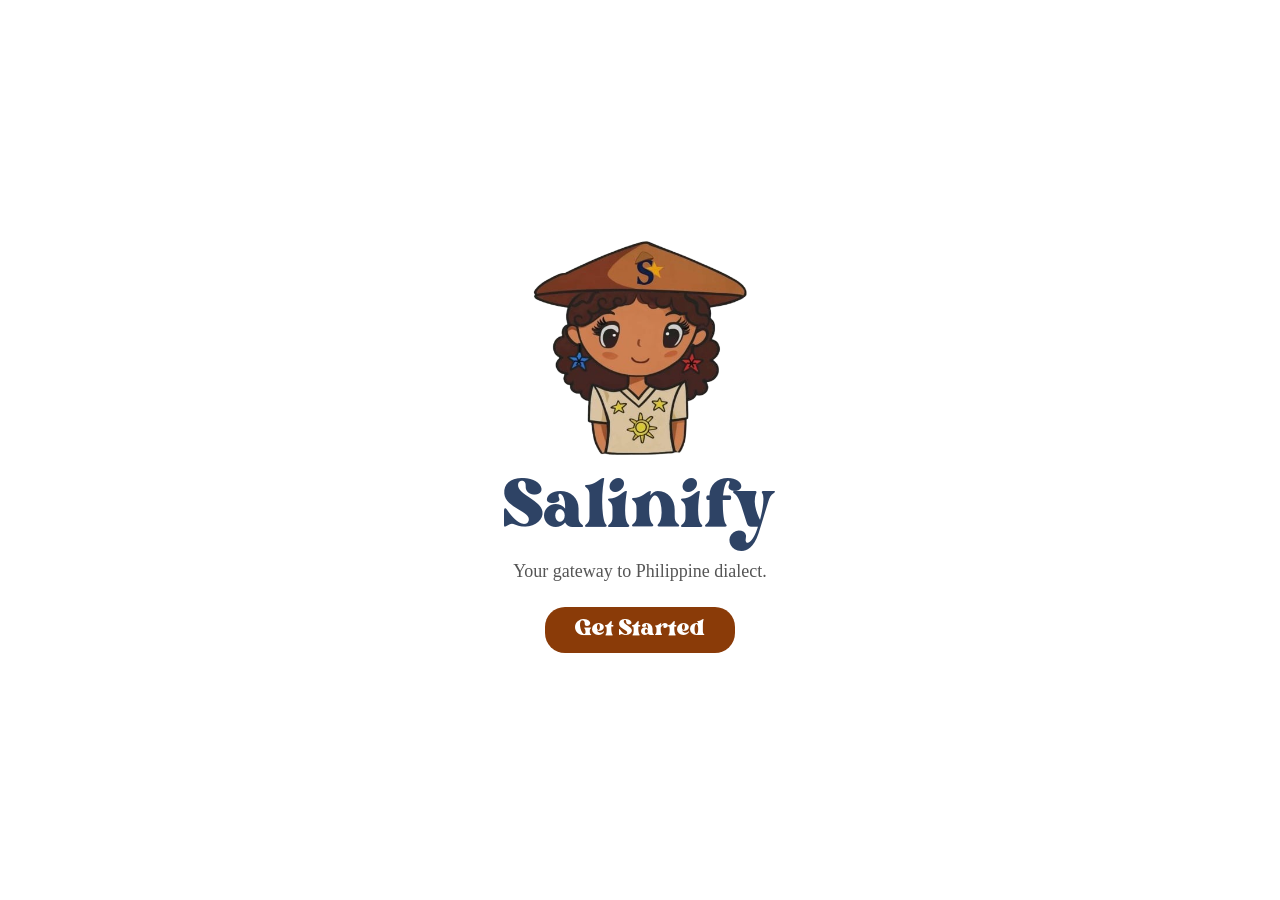
<file: index.html>
<!DOCTYPE html>
<html lang="en">

<head>
    <meta charset="UTF-8">
    <meta name="viewport" content="width=device-width, initial-scale=1.0">
    <link href="https://fonts.googleapis.com/icon?family=Material+Icons" rel="stylesheet">
    <link rel="stylesheet" href="css/style.css">
</head>

<body>

    <div class="welcome-page visible">
        <div class="container">
            <img src="assets/images/salin.png" alt="Salinify" class="logo">
            <div class="site-name">Salinify</div>
            <div class="welcome-text">Your gateway to Philippine dialect.</div>
            <div class="cta-start" id="startBtn">Get Started</div>
        </div>
    </div>

    <div class="homepage hidden">
        <div class="nav">
            <div class="nav-container">
                <ul>
                    <img src="assets/images/salinify.png" alt="salinify">
                    <li><a href="#home"><span class="material-icons">home</span> Home </a></li>
                    <li><a href="pages/classes.html"><span class="material-icons">school</span> Origin </a> </li>

                    <li class="has-subnav">
                        <a href="javascript:void(0)" id="learnToggle">
                            <span class="material-icons">menu_book</span>Dialect
                        </a>
                        <ul class="subnav" id="learnSubnav">
                            <li><a href="pages/clickable+flashcard-pampanga.html">Kapampangan</a></li>
                            <li><a href="pages/clickable+flashcard-ilocos.html">Ilocano</a></li>
                        </ul>
                    </li>
                    <li><a href="pages/play-ui.html"><span class="material-icons">sports_esports</span> Play </a> </li>
                </ul>
            </div>
        </div>
        <div class="content">
            <div class="h1"> Dashboard </div>
            <div class="dashboard">
                <div class="dashboard-text">
                    <div class="hi">Welcome, Kabayan!</div>
                    <p>Ready for today's linguistic challenge? Choose a dialect and start sharpening your expertise</p>
                </div>
                <img src="assets/images/dashboard.png" alt="Dashboard Visual">
            </div>
            <br>
            <div class="cl-gs-container">
                <div class="container-1">
                    <div class="h1"> Origin </div>
                    <div class="class-container">
                        <div class="class-card">
                            <img src="assets/images/pampanga.png" alt="Pampanga">
                            <div class="class-sub">
                                <a href="pages/classes.html#pampanga">Pampanga</a>
                            </div>
                        </div>

                        <div class="class-card">
                            <img src="assets/images/ilocos.png" alt="Ilocos">
                            <div class="class-sub">
                                <a href="pages/classes.html#ilocos"> Ilocos </a>
                            </div>
                        </div>
                    </div>
                </div>

                <div class="container-1">
                    <div class="h1"> Get Started </div>

                    <div class="gs-card-row">
                        <div class="gs-card">
                            <div class="gs-title">
                                <a href="pages/plearn-ui.html"><span class="material-icons">menu_book</span> Dialect </a>
                            </div>
                            <div class="gs-p"> Master the roots and grammar. </div>
                        </div>

                        <div class="gs-card">
                            <div class="gs-title">
                                <a href="pages/play-ui.html"><span class="material-icons">sports_esports</span> Play </a>
                            </div>
                            <div class="gs-p"> Challenge yourself with mini-games. </div>
                        </div>
                    </div>

                    <div class="wotd-card">
                        <div class="wotd-info">
                            <div class="wotd-header">
                                <span class="material-icons">auto_awesome</span> Word of the Day
                            </div>
                            <div class="wotd-word" id="wotd-title">Salin</div>
                            <div class="wotd-def" id="wotd-definition">To translate or pour.</div>
                        </div>
                        <img src="assets/images/salin.png" alt="salin">
                    </div>
                </div>
            </div>
        </div>
    </div>

    <div id="dashboardModal" class="modal-overlay">
        <div class="mac-window">
            <div class="mac-header">
                <div class="mac-buttons">
                    <span class="dot red"></span>
                    <span class="dot yellow"></span>
                    <span class="dot green"></span>
                </div>
                <div class="mac-title" id="modalDynamicTitle">Kapampangan Info</div>
                <div class="close-x" id="closeModal">✖</div>
            </div>

            <div class="mac-content">
                <div id="tab-kap" class="dialect-tab active">
                    <div class="tab-grid">
                        <div class="tab-left">
                            <img src="assets/images/pampanga_pop.png" alt="Kapampangan Visual">
                        </div>
                        <div class="tab-right scrollable-info">
                            <h3>Kapampangan</h3>
                            <ul>
                                <li>🗣️ Austronesian language spoken in the Philippines</li>
                                <li>💬 Known for rich and expressive vocabulary</li>
                                <li>🎧 Has a smooth and melodic sound</li>
                                <li>✍️ Uses unique words not commonly found</li>
                                <li>📚 Often used in storytelling and media</li>
                                <li>🔤 Words may sound different from Tagalog</li>
                                <li>💡 One of the older native languages</li>
                            </ul>
                            <button class="learn-more-btn"
                                onclick="window.location.href='pages/classes.html#pampanga'">Learn
                                More</button>
                        </div>
                    </div>
                </div>

                <div id="tab-ilo" class="dialect-tab">
                    <div class="tab-grid">
                        <div class="tab-left">
                            <img src="assets/images/ilocos_pop.png" alt="Ilocano Visual">
                        </div>
                        <div class="tab-right scrollable-info">
                            <h3>Ilocano</h3>
                            <ul>
                                <li>🗣️ Austronesian language widely used</li>
                                <li>💬 Known for direct and practical expressions</li>
                                <li>🎧 Has a strong and firm pronunciation</li>
                                <li>✍️ Shares similarities with northern dialects</li>
                                <li>📚 Used in daily communication</li>
                                <li>🔤 Easier to recognize for beginners</li>
                                <li>💡 One of the most widely spoken</li>
                            </ul>
                            <button class="learn-more-btn"
                                onclick="window.location.href='pages/classes.html#ilocos'">Learn
                                More</button>
                        </div>
                    </div>
                </div>
            </div>

            <div class="mac-footer-nav">
                <button class="nav-dot-btn kap-btn" onclick="switchTab('kap')">KAPAMPANGAN</button>
                <button class="nav-dot-btn ilo-btn active" onclick="switchTab('ilo')"
                    style="margin-left: auto;">ILOCANO</button>
            </div>
        </div>
    </div>

    <script src="js/script.js"></script>

</body>

</html>
</file>
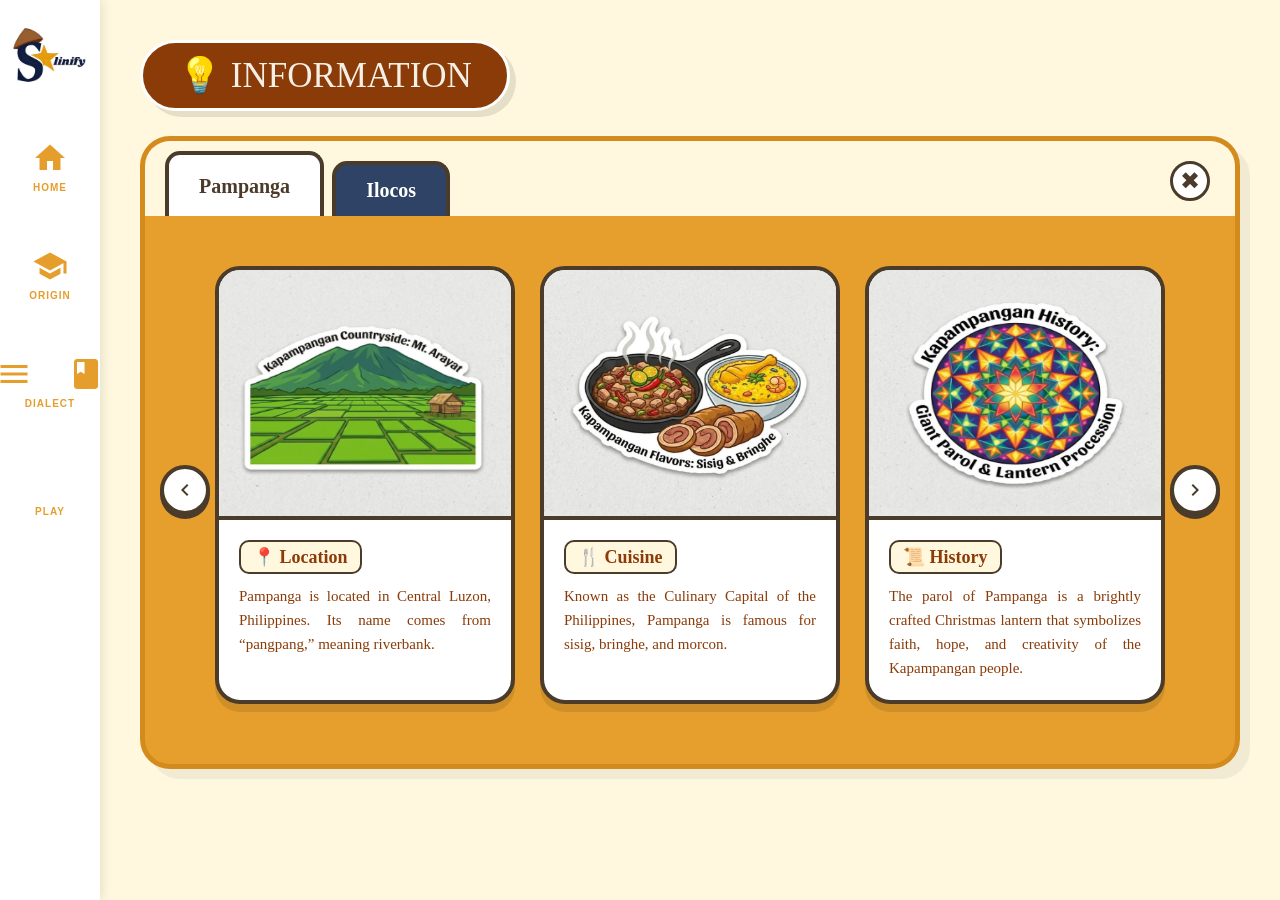
<file: pages/classes.html>
<!DOCTYPE html>
<html lang="en">


<head>
    <meta charset="UTF-8">
    <meta name="viewport" content="width=device-width, initial-scale=1.0">
    <title>Salinify - Classes</title>
    <link href="https://fonts.googleapis.com/icon?family=Material+Icons" rel="stylesheet">


    <style>
        /* ================= LAYOUT & RESET (ORIGINAL) ================= */
        * {
            box-sizing: border-box;
            margin: 0;
            padding: 0;
        }


        :root {
            /* strictly Original Colors */
            --ink: #4b3b2a;
            --pampanga-primary: #e69f2c;
            /* Original Pampanga Color */
            --pampanga-soft: #fff8df;
            /* Original Soft Pampanga Color */
            --ilocos-primary: #2e4365;
            /* Original Ilocos Color */
            --ilocos-soft: #f4f7fa;
            /* Original Soft Ilocos Color */
        }


        body {
            font-family: 'bright DEMO', Georgia, serif;
            background-color: var(--pampanga-soft);
            color: var(--ink);
            display: flex;
            min-height: 100vh;
            overflow-x: hidden;
            margin: 0;
        }


        body.page-loaded {
            opacity: 1;
            transform: translateY(0);
        }


        body.page-exit {
            opacity: 0;
            transform: translateY(40px);
        }


        /* ================= SIDEBAR (STRICTLY ORIGINAL) ================= */
        .sidebar {
            width: 100px;
            height: 100vh;
            background: #ffffff;
            box-shadow: 2px 0 10px rgba(0, 0, 0, 0.1);
            display: flex;
            flex-direction: column;
            align-items: center;
            padding: 20px 15px;
            gap: 20px;
            position: fixed;
            left: 0;
            top: 0;
            z-index: 100;
        }


        /* Logo Section */
        .sidebar .icon {
            width: 80px;
            height: 70px;
            display: flex;
            align-items: center;
            justify-content: center;
            cursor: pointer;
        }


        .sidebar .icon img {
            max-width: 100%;
            max-height: 100%;
            object-fit: contain;
        }


        /* Navigation List */
        .sidebar ul {
            list-style: none;
            padding: 0;
            margin-top: 20px;
            width: 100%;
        }


        .sidebar ul li {
            width: 100%;
            margin-bottom: 35px;
            text-align: center;
        }


        /* Navigation Links */
        .sidebar ul li a {
            color: #e59d2c;
            text-decoration: none;
            display: flex;
            flex-direction: column;
            align-items: center;
            gap: 6px;
            padding: 10px 0;
            border-radius: 12px;
            transition: all 0.3s cubic-bezier(0.4, 0, 0.2, 1);
        }


        /* Hover Effects */
        .sidebar ul li a:hover {
            transform: scale(1.15);
            background-color: var(--pampanga-soft);
            color: #8a3b08;
        }


        .sidebar ul li a .material-icons {
            font-size: 36px;
            transition: transform 0.3s ease;
        }


        .sidebar ul li a:hover .material-icons {
            transform: rotate(-5deg);
        }


        /* Text Labels below icons */
        .nav-label {
            font-size: 10px;
            font-weight: bold;
            text-transform: uppercase;
            font-family: "Georgia", sans-serif;
            letter-spacing: 1px;
        }


        /* ================= MAIN CONTENT (GAME LAYOUT) ================= */
        .main-content {
            flex-grow: 1;
            padding: 40px;
            display: flex;
            flex-direction: column;
            align-items: center;
            width: calc(100% - 100px);
            margin-left: 100px;
            /* Space for the fixed sidebar */


            opacity: 0;
            transform: translateY(100vh);
            transition: opacity 0.6s ease-in-out, transform 0.6s ease-in-out;
        }


        /* 3. Classes to trigger the slide */
        .main-content.show {
            opacity: 1;
            transform: translateY(0);
        }


        .main-content.exit {
            opacity: 0;
            transform: translateY(100vh);
        }


        .title-container {
            width: 100%;
            max-width: 1100px;
            margin-bottom: 25px;
        }


        .info-title {
            background-color: #8a3b08;
            /* Original Info Title Color */
            color: #f5f0e6;
            padding: 12px 35px;
            font-size: 35px;
            border-radius: 50px;
            box-shadow: 6px 6px 0px rgba(0, 0, 0, 0.1);
            display: inline-flex;
            align-items: center;
            gap: 15px;
            border: 3px solid #fff;
        }


        /* ================= GAME BOARD CONTAINER (ORIGINAL ACCENTS) ================= */
        .info-container {
            width: 100%;
            max-width: 1100px;
            border-radius: 30px;
            box-shadow: 10px 10px 0px rgba(0, 0, 0, 0.05);
            overflow: hidden;
            border: 5px solid var(--ink);
            position: relative;
            background: #fff;
            transition: all 0.4s ease;
        }


        /* Applying original accent colors as background shifts */
        .info-container.pampanga-active {
            background: var(--pampanga-primary);
            border-color: #d48b1d;
        }


        .info-container.ilocos-active {
            background: var(--ilocos-primary);
            border-color: #1f2f47;
        }


        .close-btn {
            position: absolute;
            top: 20px;
            right: 25px;
            font-size: 24px;
            cursor: pointer;
            color: var(--ink);
            background: #fff;
            border: 3px solid var(--ink);
            width: 40px;
            height: 40px;
            display: flex;
            align-items: center;
            justify-content: center;
            border-radius: 50%;
            z-index: 50;
            transition: 0.2s;
        }


        .close-btn:hover {
            transform: scale(1.1) rotate(90deg);
            background: #ff4d4d;
            color: white;
        }


        /* ================= TAB HEADERS (ORIGINAL UNIFORM COLORS) ================= */
        .tab-headers {
            display: flex;
            gap: 8px;
            padding: 20px 20px 0 20px;
            background-color: #fff8df;
        }


        .tab-header {
            padding: 14px 30px;
            cursor: pointer;
            border-radius: 15px 15px 0 0;
            font-size: 20px;
            color: white;
            /* Original text color for tabs */
            border: 4px solid var(--ink);
            border-bottom: none;
            transition: 0.2s;
            font-family: Georgia, serif;
            font-weight: bold;
        }


        /* Applying original regional tab colors */
        .tab-header[data-tab="pampanga"] {
            background-color: var(--pampanga-primary);
        }


        .tab-header[data-tab="ilocos"] {
            background-color: var(--ilocos-primary);
        }


        /* White background for active tab */
        .tab-header.active {
            background-color: #fff !important;
            color: var(--ink);
            transform: translateY(0);
            padding-top: 20px;
            margin-top: -10px;
        }


        /* ================= COLLECTIBLE CARDS ================= */
        .tab-content {
            display: none;
            padding: 30px 70px;
            position: relative;
        }


        .tab-content.active {
            display: block;
        }


        .cards-wrapper {
            display: flex;
            gap: 25px;
            overflow-x: auto;
            padding: 20px 0 30px 0;
            scroll-behavior: smooth;
            scrollbar-width: none;
        }


        .cards-wrapper a {
            text-decoration: none;
            color: inherit;
            display: flex;
            align-self: stretch;
        }


        .cards-wrapper a .info-card {
            width: 100%;
            min-width: 300px;
            height: 100%;
            display: flex;
            flex-direction: column;
        }


        .cards-wrapper::-webkit-scrollbar {
            display: none;
        }


        .info-card {
            min-width: 300px;
            background: #ffffff;
            border-radius: 25px;
            border: 4px solid var(--ink);
            overflow: hidden;
            box-shadow: 0 8px 0px rgba(0, 0, 0, 0.1);
            transition: all 0.25s cubic-bezier(0.175, 0.885, 0.32, 1.275);


            display: flex;
            flex-direction: column;
        }


        .info-card:hover {
            transform: translateY(-10px) rotate(1deg);
            box-shadow: 0 15px 0px rgba(0, 0, 0, 0.05);
        }


        .scroll-arrow {
            position: absolute;
            top: 50%;
            transform: translateY(-50%);
            background: white;
            width: 50px;
            height: 50px;
            border-radius: 50%;
            display: flex;
            align-items: center;
            justify-content: center;
            cursor: pointer;
            z-index: 15;
            border: 4px solid var(--ink);
            box-shadow: 0 4px 0px var(--ink);
            transition: 0.1s;
        }


        .scroll-arrow:active {
            box-shadow: 0 0 0 var(--ink);
            transform: translateY(-48%);
        }


        .arrow-left {
            left: 15px;
        }


        .arrow-right {
            right: 15px;
        }


        .card-image {
            width: 100%;
            height: 250px;
            object-fit: inherit;
            border-bottom: 4px solid var(--ink);
        }


        .card-body {
            padding: 20px;
            flex-grow: 1;
        }


        .card-title {
            font-size: 18px;
            font-family: Georgia, serif;
            font-weight: bold;
            margin-bottom: 10px;
            display: inline-block;
            background: var(--pampanga-soft);
            padding: 4px 12px;
            border: 2px solid var(--ink);
            border-radius: 10px;
        }


        .card-text {
            font-size: 15px;
            line-height: 1.6;
            text-align: justify;
            font-family: Georgia, serif;
        }


        /* regional text colors on cards from original code */
        #pampanga .card-title,
        #pampanga .card-text {
            color: #8a3b08;
        }


        #ilocos .card-title,
        #ilocos .card-text {
            color: #1f2f47;
        }


        /* ================= RESPONSIVE ================= */
        @media (max-width: 768px) {
            .main-content {
                margin-left: 0;
                padding: 20px;
                padding-bottom: 120px;
                width: 100%;
            }


            .sidebar {
                width: 100%;
                height: auto;
                flex-direction: row;
                position: fixed;
                bottom: 0;
                top: auto;
                padding: 10px;
            }


            .sidebar ul {
                display: flex;
                margin-top: 0;
                justify-content: space-around;
            }


            .sidebar ul li {
                margin-bottom: 0;
            }


            .scroll-arrow {
                display: none;
            }
        }
    </style>
</head>


<body>


    <div class="sidebar">
        <div class="icon"><img src="../assets/images/salinify.png" alt="Salin Icon"></div>
        <ul>
            <li><a href="home.html"><span class="material-icons">home</span><span class="nav-label">Home</span></a></li>
            <li><a href="classes.html"><span class="material-icons">school</span><span
                        class="nav-label">Origin</span></a></li>
            <li><a href="learn-ui.html"><span class="material-icons">menu_book</span><span
                        class="nav-label">Dialect</span></a></li>
            <li><a href="play-ui.html"><span class="material-icons">sports_esports</span><span
                        class="nav-label">Play</span></a></li>
        </ul>
    </div>


    <div class="main-content">
        <div class="title-container">
            <div class="info-title">💡 INFORMATION</div>
        </div>


        <div class="info-container pampanga-active" id="mainContainer">
            <div class="close-btn" id="closeBtn">✖</div>


            <div class="tab-headers">
                <div class="tab-header active" data-tab="pampanga">Pampanga</div>
                <div class="tab-header" data-tab="ilocos">Ilocos</div>
            </div>


            <div id="pampanga" class="tab-content active">
                <div class="scroll-arrow arrow-left" onclick="scrollTab('pampanga', 'left')"><span
                        class="material-icons">chevron_left</span></div>
                <div class="scroll-arrow arrow-right" onclick="scrollTab('pampanga', 'right')"><span
                        class="material-icons">chevron_right</span></div>
                <div class="cards-wrapper" id="pampanga-wrapper">
                    <a href="https://youtu.be/0_BHT5wPJlk?si=TGwpV2WyDD6T5K94" target="_blank"
                        rel="noopener noreferrer">
                        <div class="info-card">
                            <img src="../assets/images/pampanga.jpg" class="card-image">
                            <div class="card-body">
                                <div class="card-title">📍 Location</div>
                                <div class="card-text">
                                    Pampanga is located in Central Luzon, Philippines. Its name comes
                                    from “pangpang,” meaning riverbank.
                                </div>
                            </div>
                        </div>
                    </a>
                    <a href="https://youtu.be/9vEqm6sqmB8?si=Upyn8oahVXRU0bJR" target="_blank"
                        rel="noopener noreferrer">
                        <div class="info-card">
                            <img src="../assets/images/pampanga_food.jpg" class="card-image">
                            <div class="card-body">
                                <div class="card-title">🍴 Cuisine</div>
                                <div class="card-text">Known as the Culinary Capital of the Philippines, Pampanga is
                                    famous
                                    for sisig, bringhe, and morcon.</div>
                            </div>
                        </div>
                    </a>
                    <a href="https://youtu.be/kDHApVQBmmA?si=luNX_aZcv_PgGt6F" target="_blank"
                        rel="noopener noreferrer">
                        <div class="info-card">
                            <img src="../assets/images/pampanga_history.jpg" class="card-image">
                            <div class="card-body">
                                <div class="card-title">📜 History</div>
                                <div class="card-text">The parol of Pampanga is a brightly crafted Christmas lantern
                                    that
                                    symbolizes faith, hope, and creativity of the Kapampangan people.</div>
                            </div>
                        </div>
                    </a>
                    <a href="https://youtu.be/jZgj4hn7KA0?si=Tq2PFF7g6LNomr4-" target="_blank"
                        rel="noopener noreferrer">
                        <div class="info-card">
                            <img src="../assets/images/pampanga_festival.jpg" class="card-image">
                            <div class="card-body">
                                <div class="card-title">🎉 Festival</div>
                                <div class="card-text">The Frog Festival or "Fiestang Tugak" celebrates the rich
                                    agricultural heritage and the importance of frogs in the local ecosystem.</div>
                            </div>
                        </div>
                    </a>
                    <a href="https://youtu.be/UdpBGQXI0t0?si=wlra8HDb8CTPXK74" target="_blank"
                        rel="noopener noreferrer">
                        <div class="info-card">
                            <img src="../assets/images/pampanga_clothing.jpg" class="card-image">
                            <div class="card-body">
                                <div class="card-title">🧵 Clothing</div>
                                <div class="card-text">Kapampangans take pride in their "Pukpuk" (hammered) silver
                                    jewelry
                                    and traditional embroidered Barongs made from fine local fibers.</div>
                            </div>
                        </div>
                    </a>
                    <a href="https://youtu.be/yduW7pfyBYk?si=yqVlai4IkimaHWOq" target="_blank"
                        rel="noopener noreferrer">
                        <div class="info-card">
                            <img src="../assets/images/pampanga_culture.jpg" class="card-image">
                            <div class="card-body">
                                <div class="card-title">🏺 Culture</div>
                                <div class="card-text">Kapampangan artisans are masters of hand-crafted traditions, from
                                    the
                                    vibrant glow of San Fernando's giant lanterns to the intricate woodcarvings and
                                    pottery.
                                </div>
                            </div>
                        </div>
                    </a>
                    <a href="https://youtu.be/wIYwhRqraZg?si=M-sRfaqJmf-ywrfP" target="_blank"
                        rel="noopener noreferrer">
                        <div class="info-card">
                            <img src="../assets/images/pampanga_heritage.jpg" class="card-image">
                            <div class="card-body">
                                <div class="card-title">🏛️ Heritage</div>
                                <div class="card-text">Known as the "Sistine Chapel of the Philippines" in Guagua is a
                                    National Cultural Treasure famous for its stunning Baroque murals and architecture.
                                </div>
                            </div>
                        </div>
                    </a>
                </div>
            </div>


            <div id="ilocos" class="tab-content">
                <div class="scroll-arrow arrow-left" onclick="scrollTab('ilocos', 'left')"><span
                        class="material-icons">chevron_left</span></div>
                <div class="scroll-arrow arrow-right" onclick="scrollTab('ilocos', 'right')"><span
                        class="material-icons">chevron_right</span></div>
                <div class="cards-wrapper" id="ilocos-wrapper">
                    <a href="https://youtu.be/pRRjBZotfww?si=tbMmwhXY2dspZu5L" target="_blank"
                        rel="noopener noreferrer">
                        <div class="info-card">
                            <img src="../assets/images/ilocos_location.jpg" class="card-image">
                            <div class="card-body">
                                <div class="card-title">📍 Location</div>
                                <div class="card-text">Derived from "Ylook," the name Ilocos refers to the "people of
                                    the
                                    lowlands," a coastal region where life is shaped by the sea, fertile plains, and a
                                    resilient spirit.</div>
                            </div>
                        </div>
                    </a>
                    <a href="https://youtu.be/iLTkDQLXIME?si=CQ908j11ZJAPvxST" target="_blank"
                        rel="noopener noreferrer">
                        <div class="info-card">
                            <img src="../assets/images/ilocos_food.jpg" class="card-image">
                            <div class="card-body">
                                <div class="card-title">🍴 Cuisine</div>
                                <div class="card-text">Ilocano food is full of bold, earthy flavors, from Pinakbet to
                                    crispy
                                    Bagnet and garlicky Longganisa.</div>
                            </div>
                        </div>
                    </a>
                    <a href="https://youtu.be/nmwHmYU5b0c?si=h67EnXUw5KSF3DJd" target="_blank"
                        rel="noopener noreferrer">
                        <div class="info-card">
                            <img src="../assets/images/ilocos_history.jpg" class="card-image">
                            <div class="card-body">
                                <div class="card-title">📜 History</div>
                                <div class="card-text">Heritage shines in Abel Iloco fabric and the Kattukong hat,
                                    showcasing Ilocano craftsmanship and resilience.</div>
                            </div>
                        </div>
                    </a>
                    <a href="https://youtu.be/dUCrips-lcI?si=bIZGJB0QpH1TYSBW" target="_blank"
                        rel="noopener noreferrer">
                        <div class="info-card">
                            <img src="../assets/images/ilocos_festival.jpg" class="card-image">
                            <div class="card-body">
                                <div class="card-title">🎉 Festival</div>
                                <div class="card-text">The Guling-Guling Festival in Paoay is a pre-Lenten celebration
                                    where
                                    people smear white rice flour on their foreheads to signify purity.</div>
                            </div>
                        </div>
                    </a>
                    <a href="https://youtu.be/ea8En1RCeoE?si=8wm3S2W-PH3wbAK2" target="_blank"
                        rel="noopener noreferrer">
                        <div class="info-card">
                            <img src="../assets/images/ilocos_clothing.jpg" class="card-image">
                            <div class="card-body">
                                <div class="card-title">🧵 Clothing</div>
                                <div class="card-text">Traditional Ilocano attire features "Inabel," a handwoven textile
                                    known for its durability and intricate geometric patterns.</div>
                            </div>
                        </div>
                    </a>
                    <a href="https://youtu.be/IW1Yls3VJI8?si=BconCTSmx-y90HmH" target="_blank"
                        rel="noopener noreferrer">
                        <div class="info-card">
                            <img src="../assets/images/ilocos_culture.jpg" class="card-image">
                            <div class="card-body">
                                <div class="card-title">🏺 Culture</div>
                                <div class="card-text">Ilocano culture is anchored in hardworking traditions, most
                                    famously
                                    seen in the intricate patterns of Inabel weaving, durable Burnay pottery, and a deep
                                    history of tobacco farming.</div>
                            </div>
                        </div>
                    </a>
                    <a href="https://youtu.be/RQk6jUuZUUo?si=kYKHq8BXn7MNKUBO" target="_blank"
                        rel="noopener noreferrer">
                        <div class="info-card">
                            <img src="../assets/images/ilocos_heritage.jpg" class="card-image">
                            <div class="card-body">
                                <div class="card-title">🏛️ Heritage</div>
                                <div class="card-text">Vigan’s cobblestone streets on Calle Crisologo let you step back
                                    in
                                    time and explore the heritage town by traditional Kalesa.</div>
                            </div>
                        </div>
                    </a>
                </div>
            </div>
        </div>
    </div>


    <script>
        // 1. Move scrollTab OUTSIDE DOMContentLoaded so the HTML buttons can find it
        function scrollTab(tabId, direction) {
            const wrapper = document.getElementById(tabId + '-wrapper');
            const scrollAmount = 330;
            wrapper.scrollBy({
                left: direction === 'left' ? -scrollAmount : scrollAmount,
                behavior: 'smooth'
            });
        }


        document.addEventListener("DOMContentLoaded", function () {
            const mainContent = document.querySelector('.main-content');
            const tabs = document.querySelectorAll('.tab-header');
            const tabContents = document.querySelectorAll('.tab-content');
            const mainContainer = document.getElementById('mainContainer');


            // --- ENTRANCE ANIMATION ---
            setTimeout(() => {
                mainContent.classList.add('show');
            }, 100);


            // --- NAVIGATION & EXIT LOGIC ---
            function slideDownAndRedirect(url) {
                mainContent.classList.remove('show');
                mainContent.classList.add('exit');
                setTimeout(() => {
                    window.location.href = url;
                }, 600);
            }


            // Close Button
            document.getElementById('closeBtn').addEventListener('click', () => {
                slideDownAndRedirect("home.html");
            });


            // Sidebar Links
            const navLinks = document.querySelectorAll('.sidebar ul li a');
            navLinks.forEach(link => {
                link.addEventListener('click', function (e) {
                    e.preventDefault();
                    const destination = this.getAttribute('href');
                    slideDownAndRedirect(destination);
                });
            });


            // --- TAB SWITCHING LOGIC ---
            function switchTab(tabId) {
                // Remove active classes
                tabs.forEach(t => t.classList.remove('active'));
                tabContents.forEach(c => c.classList.remove('active'));


                // Activate selected tab header
                const activeHeader = document.querySelector(`[data-tab="${tabId}"]`);
                if (activeHeader) activeHeader.classList.add('active');


                // Activate selected content
                const activeContent = document.getElementById(tabId);
                if (activeContent) activeContent.classList.add('active');


                // Update container theme
                if (mainContainer) {
                    mainContainer.classList.remove('pampanga-active', 'ilocos-active');
                    mainContainer.classList.add(`${tabId}-active`);
                }
            }


            // Add Click listeners to tabs
            tabs.forEach(tab => {
                tab.addEventListener('click', () => {
                    switchTab(tab.dataset.tab);
                });
            });


            // --- HASH/URL CHECK ---
            const currentHash = window.location.hash.substring(1);
            if (currentHash === "ilocos" || currentHash === "pampanga") {
                switchTab(currentHash);
            }
        });
    </script>


</body>


</html>
</file>
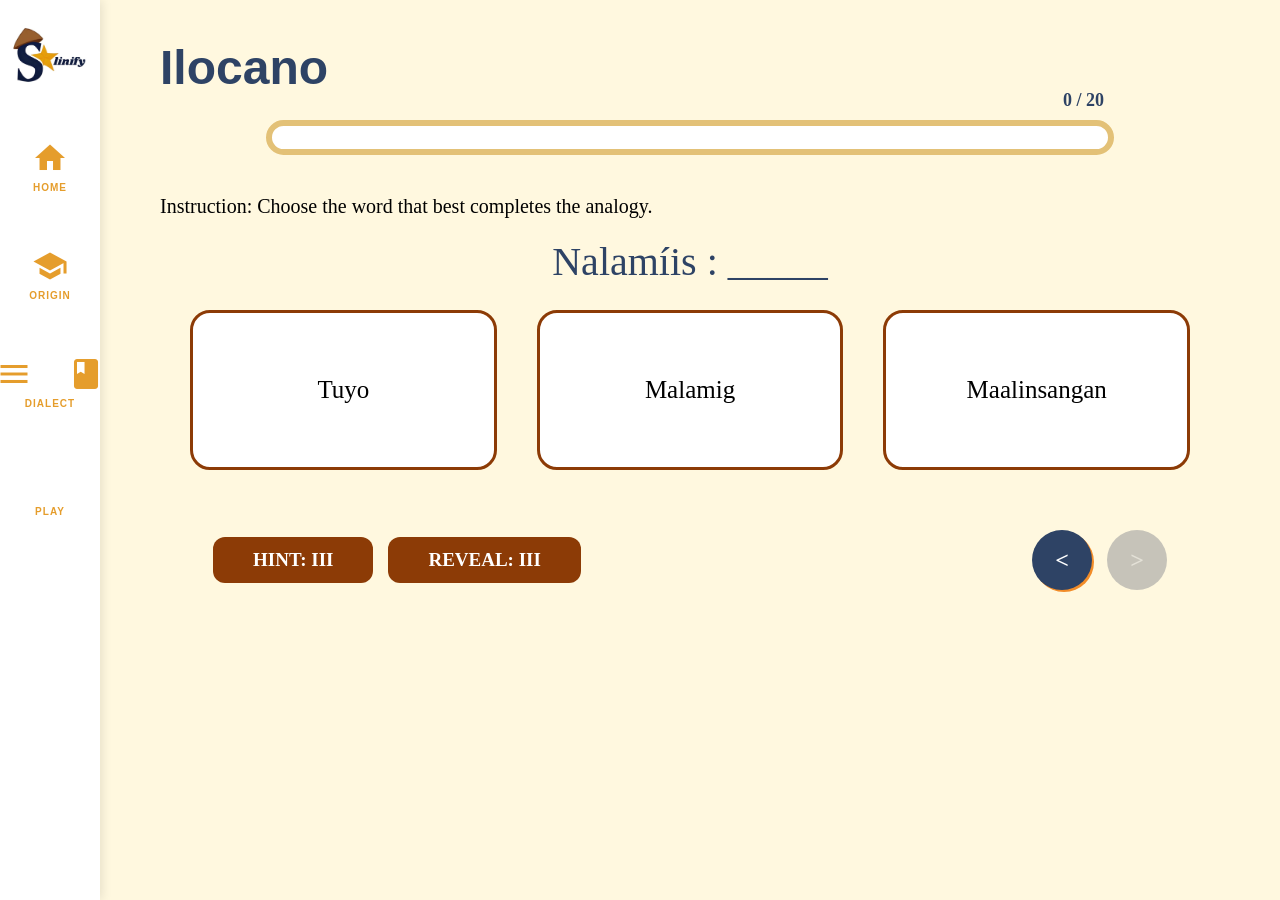
<file: pages/Game_Analogy.html>
<!doctype html>
<html lang="en">




<head>
  <meta charset="UTF-8" />
  <meta name="viewport" content="width=device-width, initial-scale=1.0" />
  <link href="https://fonts.googleapis.com/icon?family=Material+Icons" rel="stylesheet" />
  <title>Ilocano Analogy Game</title>




  <style>
    html,
    body {
      margin: 0;
      padding: 0;
      width: 100%;
      height: 100%;
      overflow: hidden;
      display: flex;
    }




    * {
      margin: 0;
      padding: 0;
      box-sizing: border-box;
      font-family: "Georgia", serif;
    }




    .analogy_i {
      width: 100vw;
      height: 100vh;
      background-color: #fff8df;
      position: relative;
      top: 0;
      left: 0;




      transform: translateY(100%);
      transition: transform 0.6s ease;




      z-index: 5;
    }




    .analogy_i.show {
      transform: translateY(0);
    }




    /* ================= SIDEBAR STYLES ================= */
    .sidebar {
      width: 100px;
      height: 100vh;
      background: #ffffff;
      box-shadow: 2px 0 10px rgba(0, 0, 0, 0.1);
      display: flex;
      flex-direction: column;
      align-items: center;
      padding: 20px 15px;
      gap: 20px;
      position: fixed;
      left: 0;
      top: 0;
      z-index: 100;
    }




    .sidebar ul {
      list-style: none;
      padding: 0;
      margin-top: 20px;
      width: 100%;
    }




    .sidebar ul li {
      width: 100%;
      margin-bottom: 35px;
      text-align: center;
    }




    .sidebar ul li a {
      color: #e59d2c;
      text-decoration: none;
      display: flex;
      flex-direction: column;
      align-items: center;
      gap: 6px;
      padding: 10px 0;
      border-radius: 12px;
      transition: all 0.3s cubic-bezier(0.4, 0, 0.2, 1);
    }




    .sidebar ul li a:hover {
      transform: scale(1.15);
      background-color: #fff8df;
      color: #8a3b08;
    }




    .sidebar ul li a .material-icons {
      font-size: 36px;
      transition: transform 0.3s ease;
    }




    .sidebar ul li a:hover .material-icons {
      transform: rotate(-5deg);
    }




    .icon {
      width: 80px;
      height: 70px;
      display: flex;
      align-items: center;
      justify-content: center;
      cursor: pointer;
    }




    .icon img {
      max-width: 100%;
      max-height: 100%;
      object-fit: contain;
    }




    .nav-label {
      font-size: 10px;
      font-weight: bold;
      text-transform: uppercase;
      font-family: "Georgia", sans-serif;
      letter-spacing: 1px;
    }




    /* ================= GAME CONTENT STYLES ================= */
    .container {
      flex: 1;
      margin-left: 100px;
      padding: 40px 60px;
      display: flex;
      flex-direction: column;
    }




    h1 {
      font-size: 48px;
      font-family: bright DEMO, arial;
      color: #2e4365;
      margin-bottom: 25px;
      text-align: left;
    }




    .progress-container {
      position: relative;
      width: 80%;
      margin: 0 auto 40px auto;
    }




    .progress-bar {
      width: 100%;
      height: 35px;
      border-radius: 25px;
      border: 6px solid #e3c177;
      background: #ffffff;
      overflow: hidden;
    }




    .progress {
      height: 100%;
      width: 0%;
      background: #8c3b06;
      border-radius: 25px;
      transition: width 0.3s ease;
    }




    .score {
      position: absolute;
      top: -30px;
      right: 10px;
      font-weight: bold;
      color: #2e4365;
      font-size: 18px;
    }




    .plus-one {
      position: absolute;
      right: 50px;
      top: -10px;
      font-size: 20px;
      color: #27ae60;
      animation: floatUp 1s ease forwards;
    }




    @keyframes floatUp {
      0% {
        opacity: 1;
        transform: translateY(0);
      }
      100% {
        opacity: 0;
        transform: translateY(-30px);
      }
    }




    .instruction {
      font-size: 20px;
      margin-bottom: 20px;
    }




    .question {
      font-size: 40px;
      color: #2e4365;
      margin-bottom: 25px;
      display: flex;
      justify-content: center;
    }




    .question i {
      margin-left: 8px;
    }




    .answer-boxes {
      display: flex;
      justify-content: center;
      gap: 40px;
      margin: 0 auto 40px auto;
      flex-wrap: wrap;
      width: 100%;
      max-width: 1000px;
      background: #fff8df;
    }




    .box {
      flex: 1;
      width: 300px;
      height: 160px;
      border: 3px solid #8c3b06;
      border-radius: 20px;
      background: #ffffff;
      display: flex;
      align-items: center;
      justify-content: center;
      font-size: 25px;
      cursor: pointer;
      transition: all 0.2s ease;
      text-align: center;
      padding: 10px;
    }




    .box:not(.correct):not(.wrong):hover {
      transform: scale(1.05);
      background-color: #f2ebbb;
    }




    .box.correct {
      background-color: #b9f9c8;
    }




    .box.wrong {
      background-color: #f8d7da;
    }




    .buttons {
      display: flex;
      justify-content: center;
      gap: 220px;
    }




    button {
      padding: 12px 40px;
      border: none;
      border-radius: 12px;
      background: #8c3b06;
      color: white;
      font-weight: bold;
      font-size: 19px;
      cursor: pointer;
      transition: 0.2s;
    }




    button:hover {
      background: #2e4365;
    }




    .circle-container {
      display: flex;
      gap: clamp(10px, 2vw, 15px);
    }




    .circle-btn {
      width: 60px;
      height: 60px;
      border-radius: 50%;
      background-color: #2e4365;
      color: white;
      font-size: clamp(1.25rem, 3vw, 1.5rem);
      border: none;
      cursor: pointer;
      box-shadow: 2px 2px 0px #f28c28;
      display: flex;
      align-items: center;
      justify-content: center;
      padding: 0;
    }




    .circle-btn:hover {
      background-color: #8c3b06;
    }


    button:disabled,.circle-btn:disabled {
      background-color: #a1a1a1 !important;
      color: #d3d3d3 !important;          
      cursor: not-allowed;              
      transform: none !important;        
      box-shadow: none !important;
      opacity: 0.6;
    }


    .hint-container {
      display: flex;
      justify-content: flex-start;
      margin-top: 20px;
    }




    #hintBox {
      max-width: 60%;
      margin: 0 auto 30px auto;
      padding: 15px 25px;
      background: #ffffff;
      border: 3px solid #e3c177;
      border-radius: 15px;
      display: inline-block;
      text-align: left;
      font-weight: bold;
      color: #2e4365;
      animation: fadeIn 0.3s ease;
    }




    @keyframes fadeIn {
      from { opacity: 0; transform: translateY(-5px); }
      to { opacity: 1; transform: translateY(0); }
    }




    .footer-row {
      display: flex;
      justify-content: space-between;
      align-items: center;
      width: 90%;
      max-width: 1000px;
      margin: auto auto 20px auto;
    }




    .action-buttons, .nav-buttons {
      display: flex;
      gap: 15px;
    }




    #congratsScreen {
      position: fixed;
      top: 0;
      left: 100px;
      width: calc(100vw - 100px);
      height: 100vh;
      display: none;
      align-items: center;
      justify-content: center;
      z-index: 8;
      background-color: #fff8df;
    }




    #congratsScreen::before {
      content: "";
      position: absolute;
      top: 0;
      left: 0;
      width: 100%;
      height: 100%;
      background-image: url('../assets/images/green1.png');
      background-size: cover;
      background-position: center;
      opacity: 0.3;
      z-index: -1;
    }




    .congrats {
      position: relative;
      display: flex;
      align-items: center;
      justify-content: center;
      height: 100%;
      flex-direction: column;
      gap: 30px;
    }




    .card {
      width: 750px;
      height: auto;
      padding: 40px 20px;
      background-color: #ffffff;
      box-shadow: 0 4px 8px rgba(0, 0, 0, 0.2);
      border-radius: 25px;
      display: flex;
      flex-direction: column;
      align-items: center;
      justify-content: center;
      gap: 20px;
      position: relative;
      overflow: hidden;
      text-align: center;
    }




    .card-gif {
      position: absolute;
      width: 100%;
      height: 100%;
      object-fit: cover;
      z-index: 1;
    }




    .card-img {
      height: 200px;
      z-index: 1;
    }




    .card p {
      z-index: 2;
      position: relative;
    }




    .card h1 {
      font-size: 50px;
      color: #2e4365;
      z-index: 2;
    }




    /* Score styling in Congrats Card */
    #finalScore {
      font-size: 32px;
      color: #8c3b06;
      font-weight: bold;
      z-index: 2;
      margin: 0;
    }




    .button-group {
      display: flex;
      gap: 20px;
      justify-content: center;
    }




    .button {
      background-color: #2e4365;
      width: 130px;
      height: 45px;
      border-radius: 15px;
      display: flex;
      align-items: center;
      justify-content: center;
      cursor: pointer;
    }

    .restart-btn {
      background-color: #8c3b06;
    }

    .button p {
      color: #fff;
    }


    .btn-brown {
      min-width: 160px;
      text-align: center;
    }


    button:disabled{
      background-color: #a1a1a1 !important;
      color: #d3d3d3 !important;          
      cursor: not-allowed;              
      transform: none !important;        
      box-shadow: none !important;
    }
       
  </style>
</head>




<body>
  <div class="sidebar">
    <div class="icon">
      <img src="../assets/images/salinify.png" alt="Salin Icon">
    </div>
    <ul>
      <li><a href="home.html"><span class="material-icons">home</span><span class="nav-label">Home</span></a></li>
      <li><a href="classes.html"><span class="material-icons">school</span><span class="nav-label">Origin</span></a></li>
      <li><a href="learn-ui.html"><span class="material-icons">menu_book</span><span class="nav-label">Dialect</span></a></li>
      <li><a href="play-ui.html"><span class="material-icons">sports_esports</span><span class="nav-label">Play</span></a></li>
    </ul>
  </div>




  <div class="analogy_i">
    <div id="quizContainer" class="container">
      <h1>Ilocano</h1>




      <div class="progress-container">
        <div class="progress-bar">
          <div class="progress" id="progress"></div>
        </div>
        <div class="score" id="score">0 / 20</div>
      </div>




      <div class="instruction">
        Instruction: Choose the word that best completes the analogy.
      </div>




      <div class="question" id="question">Imá : _____</div>




      <div class="answer-boxes">
        <div class="box">Mother</div>
        <div class="box">Sister</div>
        <div class="box">Niece</div>
      </div>




      <div class="hint-container">
        <div id="hintBox"></div>
      </div>




      <div class="footer-row">
        <div class="action-buttons">
          <button id="hintBtn" class="btn-brown" onclick="showHint()">HINT: III</button>
          <button id="revealBtn" class="btn-brown" onclick="revealAnswer()">REVEAL: III</button>
        </div>




        <div class="circle-container">
          <button class="circle-btn" onclick="goPrevious()">&lt;</button>
          <button id="nextBtn"class="circle-btn" onclick="goNext()">&gt;</button>
        </div>
      </div>
    </div>




    <script>
      document.addEventListener("DOMContentLoaded", function () {
        const bg = document.querySelector('.analogy_i');




        setTimeout(() => {
          bg.classList.add('show');
        }, 100);




        const navLinks = document.querySelectorAll('.sidebar ul li a');
        navLinks.forEach(link => {
          link.addEventListener("click", function (e) {
            e.preventDefault();
            const targetUrl = this.getAttribute('href');
            bg.classList.remove('show');
            setTimeout(() => {
              window.location.href = targetUrl;
            }, 800);
          });
        });
      });


      const questions = [
        { word: "Ináng : _____", choices: ["Kapatid na babae", "Ina", "Pamangkin"], answer: "Ina", hint: "Magulang na babae" },
        { word: "Tatáng : _____", choices: ["Ama", "Tiyuhin", "Kapatid na lalaki"], answer: "Ama", hint: "Magulang na lalaki" },
        { word: "Manáng : _____", choices: ["Panganay na babae", "Pinsan", "Lola"], answer: "Panganay na babae", hint: "Matandang kapatid na babae" },
        { word: "Manóng : _____", choices: ["Lolo", "Pinsan", "Panganay na lalaki"], answer: "Panganay na lalaki", hint: "Matandang kapatid na lalaki" },
        { word: "Napíntas : _____", choices: ["Maganda", "Mabango", "Mabait"], answer: "Maganda", hint: "Kaakit-akit na anyo" },
        { word: "Natarakí : _____", choices: ["Mabait", "Mabango", "Gwapo"], answer: "Gwapo", hint: "Kaakit-akit na anyo" },
        { word: "Napudót : _____", choices: ["Mainit", "Malamig", "Maligamgam"], answer: "Mainit", hint: "Kabaligtaran ng malamig" },
        { word: "Nalamíis : _____", choices: ["Tuyo", "Maalinsangan", "Malamig"], answer: "Malamig", hint: "Mababang temperatura" },
        { word: "Naimbág nga bigát : _____", choices: ["Magandang Gabi", "Magandang Umaga", "Masayang Pagtulog"], answer: "Magandang Umaga", hint: "Pagbati sa umaga" },
        { word: "Naimbág nga malém : _____", choices: ["Magandang Tanghali", "Masayang Pagtulog", "Magandang Hapon"], answer: "Magandang Hapon", hint: "Pagbati sa hapon" },
        { word: "Naimbág nga rabí-i : _____", choices: ["Paalam", "Magandang Umaga", "Magandang Gabi"], answer: "Magandang Gabi", hint: "Pagbati sa gabi" },
        { word: "Agyamanák unay : _____", choices: ["Maraming salamat", "Paumanhin", "Walang anuman"], answer: "Maraming salamat", hint: "Pagpapakita ng pasasalamat" },
        { word: "Makan : _____", choices: ["Pagkain", "Inumin", "Kanin"], answer: "Pagkain", hint: "Pangkalahatang tawag sa kinakain" },
        { word: "Inapúy : _____", choices: ["Bigas", "Kanin", "Tinapay"], answer: "Kanin", hint: "Pangunahing pagkain (kanin)" },
        { word: "Naténg : _____", choices: ["Gulay", "Prutas", "Karne"], answer: "Gulay", hint: "Pagkaing mula sa halaman" },
        { word: "Bunga : _____", choices: ["Bulaklak", "Dahon", "Prutas"], answer: "Prutas", hint: "Bahagi ng halaman na nakakain" },
        { word: "Bantáy : _____", choices: ["Bundok", "Burol", "Ilog"], answer: "Bundok", hint: "Mataas na anyong lupa" },
        { word: "Baybay : _____", choices: ["Lawa", "Dagat", "Ilog"], answer: "Dagat", hint: "Malaking anyong tubig na maalat" },
        { word: "Kayú : _____", choices: ["Puno", "Damo", "Bulaklak"], answer: "Puno", hint: "Mataas na halaman na pwedeng akyatin" },
        { word: "Karayan : _____", choices: ["Sapa", "Karagatan", "Ilog"], answer: "Ilog", hint: "Tuluyang daloy ng tubig" }
      ];
      let hintsLeft = 3;
      let revealsLeft = 3;
      let currentQuestion = 0;
      shuffleArray(questions);
      questions.forEach(q => shuffleArray(q.choices));
      let userAnswers = new Array(questions.length).fill(null);
      let revealed = new Array(questions.length).fill(false);
      let attemptsCount = new Array(questions.length).fill(0);




      const questionText = document.getElementById("question");
      const boxes = document.querySelectorAll(".box");
      const progressBar = document.getElementById("progress");
      const scoreElement = document.getElementById("score");


      function shuffleArray(array) {
        for (let i = array.length - 1; i > 0; i--) {
          const j = Math.floor(Math.random() * (i + 1));
          [array[i], array[j]] = [array[j], array[i]];
        }
      }


      function updateScore() {
        const correctAnswers = userAnswers.filter((ans, idx) => ans === questions[idx].answer && !revealed[idx]).length;
        scoreElement.innerText = `${correctAnswers} / ${questions.length}`;
        return correctAnswers;
      }




      function loadQuestion() {
        document.getElementById("hintBox").style.display = "none";
        let q = questions[currentQuestion];




        if (revealed[currentQuestion] || userAnswers[currentQuestion] === q.answer) {
          questionText.innerHTML = q.word.replace("_____", "<i>" + q.answer + "</i>");
        } else {
          questionText.innerHTML = q.word;
        }




        boxes.forEach((box, index) => {
          box.innerText = q.choices[index];
          box.classList.remove("correct", "wrong");
          if (userAnswers[currentQuestion] !== null) {
            if (q.choices[index] === q.answer) box.classList.add("correct");
            else if (q.choices[index] === userAnswers[currentQuestion]) box.classList.add("wrong");
          }
          if (revealed[currentQuestion] && q.choices[index] === q.answer) box.classList.add("correct");
          box.onclick = (e) => checkAnswer(q.choices[index], e);
        });
       
      updateProgress((currentQuestion / questions.length) * 100);
      updateNavigation();
    }


      function checkAnswer(choice, e) {
        let q = questions[currentQuestion];
        const correctSound = document.getElementById("correctSound");
        const wrongSound = document.getElementById("wrongSound");


        if (revealed[currentQuestion]) {
          if (choice === q.answer) {
            e.target.classList.add("correct");
            correctSound.play().catch(d => {});
            setTimeout(() => nextQuestion(), 600);
          } else {
            e.target.classList.add("wrong");
            wrongSound.play().catch(d => {});
          }
          return;
        }


        attemptsCount[currentQuestion]++;


        if (choice === q.answer) {
          correctSound.play().catch(d => {});
          e.target.classList.add("correct");


          if (attemptsCount[currentQuestion] <= 2) {
            userAnswers[currentQuestion] = choice;
            const plusOne = document.createElement("div");
            plusOne.classList.add("plus-one");
            plusOne.innerText = "+1";
            document.querySelector(".progress-container").appendChild(plusOne);
            setTimeout(() => plusOne.remove(), 1000);
          } else {
            userAnswers[currentQuestion] = "no-point";
          }


          questionText.innerHTML = q.word.replace("_____", "<i>" + q.answer + "</i>");
          updateScore();
          updateNavigation();
          setTimeout(() => nextQuestion(), 800);


        } else {
          wrongSound.play().catch(d => {});
          e.target.classList.add("wrong");
          if (attemptsCount[currentQuestion] >= 2) {
            userAnswers[currentQuestion] = "no-point";
          }
          updateScore();
        }
        updateNavigation();
      }


      function revealAnswer() {
        if (revealed[currentQuestion] || userAnswers[currentQuestion] === questions[currentQuestion].answer) return;
        if (revealsLeft <= 0) return;


        revealsLeft--;
        updateButtonLabels();


        const revealSound = document.getElementById("revealSound");
        revealSound.play().catch(d => {});


        let q = questions[currentQuestion];
        revealed[currentQuestion] = true;
        questionText.innerHTML = q.word.replace("_____", "<i>" + q.answer + "</i>");


        boxes.forEach((box) => {
          box.classList.remove("wrong", "correct");
          if (box.innerText === q.answer) box.classList.add("correct");
        });
        updateNavigation();
      }


      function nextQuestion() {
        currentQuestion++;
        if (currentQuestion < questions.length) loadQuestion();
        else showCongrats();
      }


      function goNext() {
        const isSolved = (userAnswers[currentQuestion] === questions[currentQuestion].answer) || revealed[currentQuestion];
 
          if (isSolved) {
            nextQuestion();
          } else {
          }
        }


      function goPrevious() {
        if (currentQuestion > 0) {
          currentQuestion--;
          loadQuestion();
        }
      }


      function updateNavigation() {
        const nextBtn = document.getElementById("nextBtn");
        const isSolved = (userAnswers[currentQuestion] === questions[currentQuestion].answer) || revealed[currentQuestion];
        nextBtn.disabled = !isSolved;
      }


      function showHint() {
        if (hintsLeft <= 0) return;
        const hintSound = document.getElementById("hintSound");
        hintSound.play().catch(d => {});


        const hintBox = document.getElementById("hintBox");
        hintBox.innerText = "Hint: " + questions[currentQuestion].hint;
        hintBox.style.display = "block";
        hintsLeft--;
        updateButtonLabels();
      }




      function updateProgress(value) {
        progressBar.style.width = value + "%";
      }
     
      function updateButtonLabels() {
      const hintIcons = "I".repeat(hintsLeft);
      const revealIcons = "I".repeat(revealsLeft);
     
      const hBtn = document.getElementById("hintBtn");
      const rBtn = document.getElementById("revealBtn");


      hBtn.innerText = `HINT: ${hintIcons || "NONE"}`;
      rBtn.innerText = `REVEAL: ${revealIcons || "NONE"}`;


      if (hintsLeft <= 0) {
        hBtn.disabled = true;
      } else {
        hBtn.disabled = false;
      }


      if (revealsLeft <= 0) {
        rBtn.disabled = true;
      } else {
        rBtn.disabled = false;
      }
    }
 
      function showCongrats() {
        const screen = document.getElementById("congratsScreen");
        const finalScoreText = document.getElementById("finalScore");
       
        const totalScore = updateScore();
        finalScoreText.innerText = `Score: ${totalScore} / ${questions.length}`;
       
        screen.style.display = "flex";
        const sound = document.getElementById("congratsSound");
        sound.play().catch(error => console.log("Audio failed:", error));
      }


      function restartGame() {
        currentQuestion = 0;
        hintsLeft = 3;
        revealsLeft = 3;
        updateButtonLabels();
        shuffleArray(questions);
        questions.forEach(q => shuffleArray(q.choices));
        userAnswers.fill(null);
        revealed.fill(false);
        attemptsCount.fill(0);
        updateProgress(0);
        updateScore();
        document.getElementById("congratsScreen").style.display = "none";
        loadQuestion();
      }




      loadQuestion();
    </script>




    <div id="congratsScreen">
      <div class="congrats">
        <div class="card">
          <img src="../assets/images/confetti.gif" class="card-gif" />
          <img src="../assets/images/sali_congrats.png" class="card-img" />
          <h1>Congratulations!</h1>
          <p id="finalScore">Score: 0 / 20</p>
          <p>You did a great job on this game.</p>
        </div>
        <audio id="congratsSound" src="../assets/audio/congrats.mp3" preload="auto"></audio>
        <div class="button-group">
          <div class="button restart-btn" onclick="restartGame()">
            <p>Restart</p>
          </div>
          <div class="button" onclick="window.location.href='play-ui.html'">
            <p>Back</p>
          </div>
        </div>
      </div>
    </div>




    <audio id="correctSound" src="../assets/audio/correct.mp3" preload="auto"></audio>
    <audio id="wrongSound" src="../assets/audio/wrong.mp3" preload="auto"></audio>
    <audio id="revealSound" src="../assets/audio/reveal.mp3" preload="auto"></audio>
    <audio id="hintSound" src="../assets/audio/hint.mp3" preload="auto"></audio>
  </div>
</body>




</html>
</file>
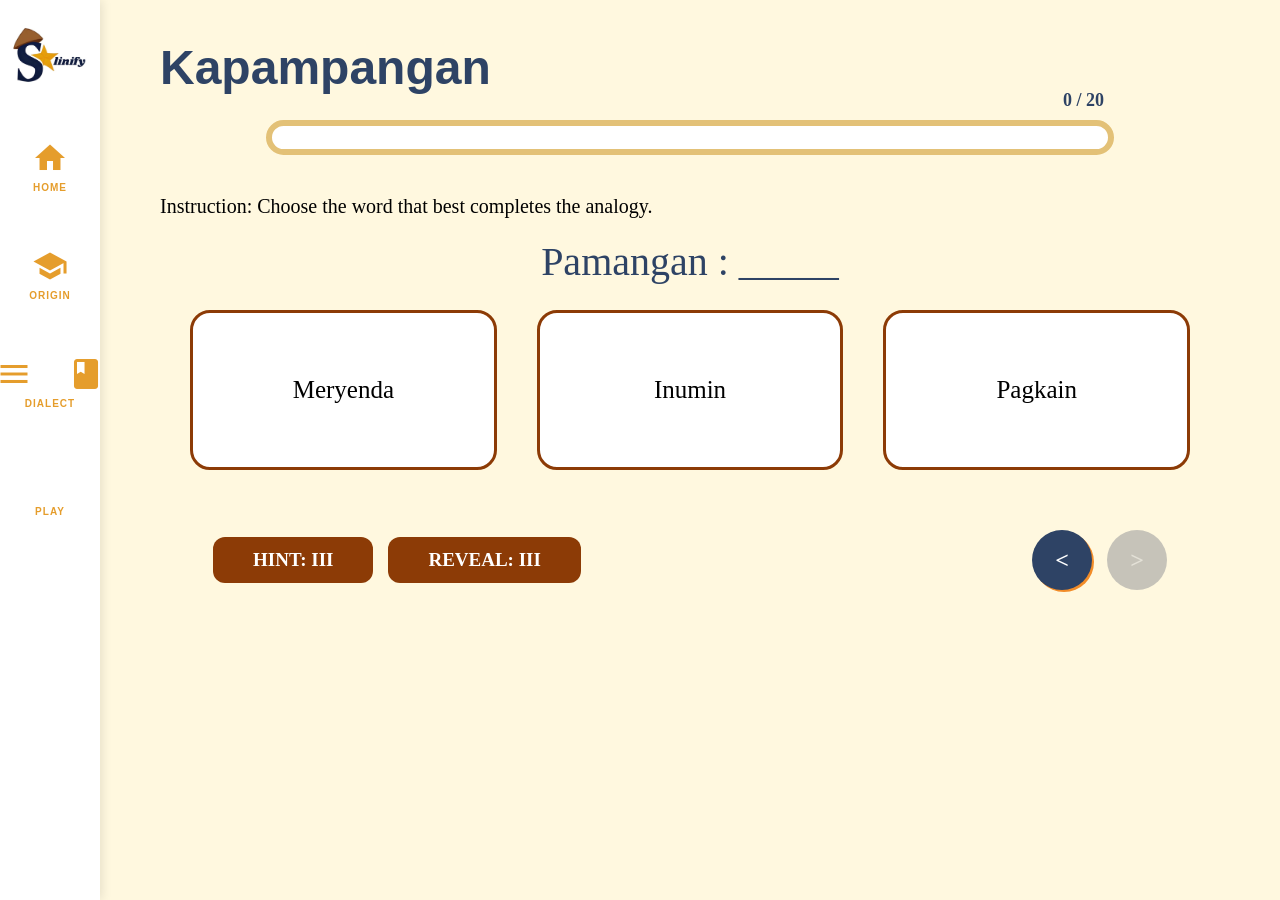
<file: pages/Game_Analogy_Kapampangan.html>
<!doctype html>
<html lang="en">




<head>
  <meta charset="UTF-8" />
  <meta name="viewport" content="width=device-width, initial-scale=1.0" />
  <link href="https://fonts.googleapis.com/icon?family=Material+Icons" rel="stylesheet" />
  <title>Kapampangan Analogy Game</title>




  <style>
    html,
    body {
      margin: 0;
      padding: 0;
      width: 100%;
      height: 100%;
      overflow: hidden;
      display: flex;
    }




    * {
      margin: 0;
      padding: 0;
      box-sizing: border-box;
      font-family: "Georgia", serif;
    }




    .analogy_i {
      width: 100vw;
      height: 100vh;
      background-color: #fff8df;
      position: relative;
      top: 0;
      left: 0;




      transform: translateY(100%);
      transition: transform 0.6s ease;




      z-index: 5;
    }




    .analogy_i.show {
      transform: translateY(0);
    }




    /* ================= SIDEBAR STYLES ================= */
    .sidebar {
      width: 100px;
      height: 100vh;
      background: #ffffff;
      box-shadow: 2px 0 10px rgba(0, 0, 0, 0.1);
      display: flex;
      flex-direction: column;
      align-items: center;
      padding: 20px 15px;
      gap: 20px;
      position: fixed;
      left: 0;
      top: 0;
      z-index: 100;
    }




    .sidebar ul {
      list-style: none;
      padding: 0;
      margin-top: 20px;
      width: 100%;
    }




    .sidebar ul li {
      width: 100%;
      margin-bottom: 35px;
      text-align: center;
    }




    .sidebar ul li a {
      color: #e59d2c;
      text-decoration: none;
      display: flex;
      flex-direction: column;
      align-items: center;
      gap: 6px;
      padding: 10px 0;
      border-radius: 12px;
      transition: all 0.3s cubic-bezier(0.4, 0, 0.2, 1);
    }




    .sidebar ul li a:hover {
      transform: scale(1.15);
      background-color: #fff8df;
      color: #8a3b08;
    }




    .sidebar ul li a .material-icons {
      font-size: 36px;
      transition: transform 0.3s ease;
    }




    .sidebar ul li a:hover .material-icons {
      transform: rotate(-5deg);
    }




    .icon {
      width: 80px;
      height: 70px;
      display: flex;
      align-items: center;
      justify-content: center;
      cursor: pointer;
    }




    .icon img {
      max-width: 100%;
      max-height: 100%;
      object-fit: contain;
    }




    .nav-label {
      font-size: 10px;
      font-weight: bold;
      text-transform: uppercase;
      font-family: "Georgia", sans-serif;
      letter-spacing: 1px;
    }




    /* ================= GAME CONTENT STYLES ================= */
    .container {
      flex: 1;
      margin-left: 100px;
      padding: 40px 60px;
      display: flex;
      flex-direction: column;
    }




    h1 {
      font-size: 48px;
      font-family: bright DEMO, arial;
      color: #2e4365;
      margin-bottom: 25px;
      text-align: left;
    }




    .progress-container {
      position: relative;
      width: 80%;
      margin: 0 auto 40px auto;
    }




    .progress-bar {
      width: 100%;
      height: 35px;
      border-radius: 25px;
      border: 6px solid #e3c177;
      background: #ffffff;
      overflow: hidden;
    }




    .progress {
      height: 100%;
      width: 0%;
      background: #8c3b06;
      border-radius: 25px;
      transition: width 0.3s ease;
    }




    .score {
      position: absolute;
      top: -30px;
      right: 10px;
      font-weight: bold;
      color: #2e4365;
      font-size: 18px;
    }




    .plus-one {
      position: absolute;
      right: 50px;
      top: -10px;
      font-size: 20px;
      color: #27ae60;
      animation: floatUp 1s ease forwards;
    }




    @keyframes floatUp {
      0% {
        opacity: 1;
        transform: translateY(0);
      }
      100% {
        opacity: 0;
        transform: translateY(-30px);
      }
    }




    .instruction {
      font-size: 20px;
      margin-bottom: 20px;
    }




    .question {
      font-size: 40px;
      color: #2e4365;
      margin-bottom: 25px;
      display: flex;
      justify-content: center;
    }




    .question i {
      margin-left: 8px;
    }




    .answer-boxes {
      display: flex;
      justify-content: center;
      gap: 40px;
      margin: 0 auto 40px auto;
      flex-wrap: wrap;
      width: 100%;
      max-width: 1000px;
      background: #fff8df;
    }




    .box {
      flex: 1;
      width: 300px;
      height: 160px;
      border: 3px solid #8c3b06;
      border-radius: 20px;
      background: #ffffff;
      display: flex;
      align-items: center;
      justify-content: center;
      font-size: 25px;
      cursor: pointer;
      transition: all 0.2s ease;
      text-align: center;
      padding: 10px;
    }




    .box:not(.correct):not(.wrong):hover {
      transform: scale(1.05);
      background-color: #f2ebbb;
    }




    .box.correct {
      background-color: #b9f9c8;
    }




    .box.wrong {
      background-color: #f8d7da;
    }




    .buttons {
      display: flex;
      justify-content: center;
      gap: 220px;
    }




    button {
      padding: 12px 40px;
      border: none;
      border-radius: 12px;
      background: #8c3b06;
      color: white;
      font-weight: bold;
      font-size: 19px;
      cursor: pointer;
      transition: 0.2s;
    }




    button:hover {
      background: #2e4365;
    }




    .circle-container {
      display: flex;
      gap: clamp(10px, 2vw, 15px);
    }




    .circle-btn {
      width: 60px;
      height: 60px;
      border-radius: 50%;
      background-color: #2e4365;
      color: white;
      font-size: clamp(1.25rem, 3vw, 1.5rem);
      border: none;
      cursor: pointer;
      box-shadow: 2px 2px 0px #f28c28;
      display: flex;
      align-items: center;
      justify-content: center;
      padding: 0;
    }




    .circle-btn:hover {
      background-color: #8c3b06;
    }


    button:disabled,.circle-btn:disabled {
      background-color: #a1a1a1 !important;
      color: #d3d3d3 !important;          
      cursor: not-allowed;              
      transform: none !important;        
      box-shadow: none !important;
      opacity: 0.6;
    }


    .hint-container {
      display: flex;
      justify-content: flex-start;
      margin-top: 20px;
    }




    #hintBox {
      max-width: 60%;
      margin: 0 auto 30px auto;
      padding: 15px 25px;
      background: #ffffff;
      border: 3px solid #e3c177;
      border-radius: 15px;
      display: inline-block;
      text-align: left;
      font-weight: bold;
      color: #2e4365;
      animation: fadeIn 0.3s ease;
    }




    @keyframes fadeIn {
      from { opacity: 0; transform: translateY(-5px); }
      to { opacity: 1; transform: translateY(0); }
    }




    .footer-row {
      display: flex;
      justify-content: space-between;
      align-items: center;
      width: 90%;
      max-width: 1000px;
      margin: auto auto 20px auto;
    }




    .action-buttons, .nav-buttons {
      display: flex;
      gap: 15px;
    }




    #congratsScreen {
      position: fixed;
      top: 0;
      left: 100px;
      width: calc(100vw - 100px);
      height: 100vh;
      display: none;
      align-items: center;
      justify-content: center;
      z-index: 8;
      background-color: #fff8df;
    }




    #congratsScreen::before {
      content: "";
      position: absolute;
      top: 0;
      left: 0;
      width: 100%;
      height: 100%;
      background-image: url('../assets/images/green1.png');
      background-size: cover;
      background-position: center;
      opacity: 0.3;
      z-index: -1;
    }




    .congrats {
      position: relative;
      display: flex;
      align-items: center;
      justify-content: center;
      height: 100%;
      flex-direction: column;
      gap: 30px;
    }




    .card {
      width: 750px;
      height: auto;
      padding: 40px 20px;
      background-color: #ffffff;
      box-shadow: 0 4px 8px rgba(0, 0, 0, 0.2);
      border-radius: 25px;
      display: flex;
      flex-direction: column;
      align-items: center;
      justify-content: center;
      gap: 20px;
      position: relative;
      overflow: hidden;
      text-align: center;
    }




    .card-gif {
      position: absolute;
      width: 100%;
      height: 100%;
      object-fit: cover;
      z-index: 1;
    }




    .card-img {
      height: 200px;
      z-index: 1;
    }




    .card p {
      z-index: 2;
      position: relative;
    }




    .card h1 {
      font-size: 50px;
      color: #2e4365;
      z-index: 2;
    }




    /* Score styling in Congrats Card */
    #finalScore {
      font-size: 32px;
      color: #8c3b06;
      font-weight: bold;
      z-index: 2;
      margin: 0;
    }




    .button-group {
      display: flex;
      gap: 20px;
      justify-content: center;
    }




    .button {
      background-color: #2e4365;
      width: 130px;
      height: 45px;
      border-radius: 15px;
      display: flex;
      align-items: center;
      justify-content: center;
      cursor: pointer;
    }

    .restart-btn {
      background-color: #8c3b06;
    }

    .button p {
      color: #fff;
    }


    .btn-brown {
      min-width: 160px;
      text-align: center;
    }


    button:disabled{
      background-color: #a1a1a1 !important;
      color: #d3d3d3 !important;          
      cursor: not-allowed;              
      transform: none !important;        
      box-shadow: none !important;
    }
       
  </style>
</head>




<body>
  <div class="sidebar">
    <div class="icon">
      <img src="../assets/images/salinify.png" alt="Salin Icon">
    </div>
    <ul>
      <li><a href="home.html"><span class="material-icons">home</span><span class="nav-label">Home</span></a></li>
      <li><a href="classes.html"><span class="material-icons">school</span><span class="nav-label">Origin</span></a></li>
      <li><a href="learn-ui.html"><span class="material-icons">menu_book</span><span class="nav-label">Dialect</span></a></li>
      <li><a href="play-ui.html"><span class="material-icons">sports_esports</span><span class="nav-label">Play</span></a></li>
    </ul>
  </div>




  <div class="analogy_i">
    <div id="quizContainer" class="container">
      <h1>Kapampangan</h1>




      <div class="progress-container">
        <div class="progress-bar">
          <div class="progress" id="progress"></div>
        </div>
        <div class="score" id="score">0 / 20</div>
      </div>




      <div class="instruction">
        Instruction: Choose the word that best completes the analogy.
      </div>




      <div class="question" id="question">Imá : _____</div>




      <div class="answer-boxes">
        <div class="box">Mother</div>
        <div class="box">Sister</div>
        <div class="box">Niece</div>
      </div>




      <div class="hint-container">
        <div id="hintBox"></div>
      </div>




      <div class="footer-row">
        <div class="action-buttons">
          <button id="hintBtn" class="btn-brown" onclick="showHint()">HINT: III</button>
          <button id="revealBtn" class="btn-brown" onclick="revealAnswer()">REVEAL: III</button>
        </div>




        <div class="circle-container">
          <button class="circle-btn" onclick="goPrevious()">&lt;</button>
          <button id="nextBtn"class="circle-btn" onclick="goNext()">&gt;</button>
        </div>
      </div>
    </div>




    <script>
      document.addEventListener("DOMContentLoaded", function () {
        const bg = document.querySelector('.analogy_i');




        setTimeout(() => {
          bg.classList.add('show');
        }, 100);




        const navLinks = document.querySelectorAll('.sidebar ul li a');
        navLinks.forEach(link => {
          link.addEventListener("click", function (e) {
            e.preventDefault();
            const targetUrl = this.getAttribute('href');
            bg.classList.remove('show');
            setTimeout(() => {
              window.location.href = targetUrl;
            }, 800);
          });
        });
      });




      const questions = [
        { word: "Íma : _____", choices: ["Kapatid na babae", "Ina", "Pamangkin"], answer: "Ina", hint: "Magulang na babae" },
        { word: "Tatáng : _____", choices: ["Kapatid na lalaki", "Tiyuhin", "Ama"], answer: "Ama", hint: "Magulang na lalaki" },
        { word: "Àtchi : _____", choices: ["Ate", "Ina", "Neneng"], answer: "Ate", hint: "Matandang kapatid na babae" },
        { word: "Kóya : _____", choices: ["Lolo", "Kuya", "Ama"], answer: "Kuya", hint: "Matandang kapatid na lalaki" },
        { word: "Malagú : _____", choices: ["Mainit", "Maganda", "Pangit"], answer: "Maganda", hint: "Kaakit-akit na anyo" },
        { word: "Masantíng : _____", choices: ["Matangkad", "Mainit", "Gwapo"], answer: "Gwapo", hint: "Gwapong lalaki" },
        { word: "Mapalí : _____", choices: ["Maligamgam", "Mainit", "Malamig"], answer: "Mainit", hint: "Kabaligtaran ng malamig" },
        { word: "Marimlá : _____", choices: ["Tuyo", "Mainit", "Malamig"], answer: "Malamig", hint: "Kabaligtaran ng mainit" },
        { word: "Mayap á abák : _____", choices: ["Magandang Hapon", "Magandang Umaga", "Magandang Gabi"], answer: "Magandang Umaga", hint: "Pagbati sa umaga" },
        { word: "Mayap á gatpanapún : _____", choices: ["Magandang Hapon", "Magandang Gabi", "Magandang Umaga"], answer: "Magandang Hapon", hint: "Pagbati sa hapon" },
        { word: "Mayap á béngi : _____", choices: ["Magandang Hapon", "Magandang Gabi", "Magandang Umaga"], answer: "Magandang Gabi", hint: "Pagbati sa gabi" },
        { word: "Dakal á Salamat : _____", choices: ["Walang anuman", "Maraming salamat", "Paumanhin"], answer: "Maraming salamat", hint: "Pagpapakita ng pasasalamat" },
        { word: "Pamangan : _____", choices: ["Pagkain", "Meryenda", "Inumin"], answer: "Pagkain", hint: "Bagay na kinakain" },
        { word: "Nasi : _____", choices: ["Tinapay", "Kanin", "Sabaw"], answer: "Kanin", hint: "Pangunahing pagkain" },
        { word: "Gulé : _____", choices: ["Karne", "Prutas", "Gulay"], answer: "Gulay", hint: "Masustansyang pagkain mula sa halaman" },
        { word: "Busbus : _____", choices: ["Isda", "Prutas", "Bigas"], answer: "Prutas", hint: "Matamis na natural na pagkain" },
        { word: "Bunduk : _____", choices: ["Bundok", "Lawa", "Ilog"], answer: "Bundok", hint: "Mataas na anyong lupa" },
        { word: "Dayat Malat : _____", choices: ["Ilog", "Dagat", "Lawa"], answer: "Dagat", hint: "Malaking anyong tubig na maalat" },
        { word: "Tanaman : _____", choices: ["Bulaklak", "Damo", "Puno"], answer: "Puno", hint: "Mataas na halaman" },
        { word: "Ilug : _____", choices: ["Ilog", "Lawa", "Sapa"], answer: "Ilog", hint: "Umaagos na tubig" }
      ];




      let hintsLeft = 3;
      let revealsLeft = 3;
      let currentQuestion = 0;
      shuffleArray(questions);
      questions.forEach(q => shuffleArray(q.choices));
      let userAnswers = new Array(questions.length).fill(null);
      let revealed = new Array(questions.length).fill(false);
      let attemptsCount = new Array(questions.length).fill(0);




      const questionText = document.getElementById("question");
      const boxes = document.querySelectorAll(".box");
      const progressBar = document.getElementById("progress");
      const scoreElement = document.getElementById("score");


      function shuffleArray(array) {
        for (let i = array.length - 1; i > 0; i--) {
          const j = Math.floor(Math.random() * (i + 1));
          [array[i], array[j]] = [array[j], array[i]];
        }
      }


      function updateScore() {
        const correctAnswers = userAnswers.filter((ans, idx) => ans === questions[idx].answer && !revealed[idx]).length;
        scoreElement.innerText = `${correctAnswers} / ${questions.length}`;
        return correctAnswers;
      }




      function loadQuestion() {
        document.getElementById("hintBox").style.display = "none";
        let q = questions[currentQuestion];




        if (revealed[currentQuestion] || userAnswers[currentQuestion] === q.answer) {
          questionText.innerHTML = q.word.replace("_____", "<i>" + q.answer + "</i>");
        } else {
          questionText.innerHTML = q.word;
        }




        boxes.forEach((box, index) => {
          box.innerText = q.choices[index];
          box.classList.remove("correct", "wrong");
          if (userAnswers[currentQuestion] !== null) {
            if (q.choices[index] === q.answer) box.classList.add("correct");
            else if (q.choices[index] === userAnswers[currentQuestion]) box.classList.add("wrong");
          }
          if (revealed[currentQuestion] && q.choices[index] === q.answer) box.classList.add("correct");
          box.onclick = (e) => checkAnswer(q.choices[index], e);
        });
       
      updateProgress((currentQuestion / questions.length) * 100);
      updateNavigation();
    }


      function checkAnswer(choice, e) {
        let q = questions[currentQuestion];
        const correctSound = document.getElementById("correctSound");
        const wrongSound = document.getElementById("wrongSound");


        if (revealed[currentQuestion]) {
          if (choice === q.answer) {
            e.target.classList.add("correct");
            correctSound.play().catch(d => {});
            setTimeout(() => nextQuestion(), 600);
          } else {
            e.target.classList.add("wrong");
            wrongSound.play().catch(d => {});
          }
          return;
        }


        attemptsCount[currentQuestion]++;


        if (choice === q.answer) {
          correctSound.play().catch(d => {});
          e.target.classList.add("correct");


          if (attemptsCount[currentQuestion] <= 2) {
            userAnswers[currentQuestion] = choice;
            const plusOne = document.createElement("div");
            plusOne.classList.add("plus-one");
            plusOne.innerText = "+1";
            document.querySelector(".progress-container").appendChild(plusOne);
            setTimeout(() => plusOne.remove(), 1000);
          } else {
            userAnswers[currentQuestion] = "no-point";
          }


          questionText.innerHTML = q.word.replace("_____", "<i>" + q.answer + "</i>");
          updateScore();
          updateNavigation();
          setTimeout(() => nextQuestion(), 800);


        } else {
          wrongSound.play().catch(d => {});
          e.target.classList.add("wrong");
          if (attemptsCount[currentQuestion] >= 2) {
            userAnswers[currentQuestion] = "no-point";
          }
          updateScore();
        }
        updateNavigation();
      }


      function revealAnswer() {
        if (revealed[currentQuestion] || userAnswers[currentQuestion] === questions[currentQuestion].answer) return;
        if (revealsLeft <= 0) return;


        revealsLeft--;
        updateButtonLabels();


        const revealSound = document.getElementById("revealSound");
        revealSound.play().catch(d => {});


        let q = questions[currentQuestion];
        revealed[currentQuestion] = true;
        questionText.innerHTML = q.word.replace("_____", "<i>" + q.answer + "</i>");


        boxes.forEach((box) => {
          box.classList.remove("wrong", "correct");
          if (box.innerText === q.answer) box.classList.add("correct");
        });
        updateNavigation();
      }


      function nextQuestion() {
        currentQuestion++;
        if (currentQuestion < questions.length) loadQuestion();
        else showCongrats();
      }


      function goNext() {
        const isSolved = (userAnswers[currentQuestion] === questions[currentQuestion].answer) || revealed[currentQuestion];
 
          if (isSolved) {
            nextQuestion();
          } else {
          }
        }


      function goPrevious() {
        if (currentQuestion > 0) {
          currentQuestion--;
          loadQuestion();
        }
      }


      function updateNavigation() {
        const nextBtn = document.getElementById("nextBtn");
        const isSolved = (userAnswers[currentQuestion] === questions[currentQuestion].answer) || revealed[currentQuestion];
        nextBtn.disabled = !isSolved;
      }


      function showHint() {
        if (hintsLeft <= 0) return;
        const hintSound = document.getElementById("hintSound");
        hintSound.play().catch(d => {});


        const hintBox = document.getElementById("hintBox");
        hintBox.innerText = "Hint: " + questions[currentQuestion].hint;
        hintBox.style.display = "block";
        hintsLeft--;
        updateButtonLabels();
      }




      function updateProgress(value) {
        progressBar.style.width = value + "%";
      }
     
      function updateButtonLabels() {
      const hintIcons = "I".repeat(hintsLeft);
      const revealIcons = "I".repeat(revealsLeft);
     
      const hBtn = document.getElementById("hintBtn");
      const rBtn = document.getElementById("revealBtn");


      hBtn.innerText = `HINT: ${hintIcons || "NONE"}`;
      rBtn.innerText = `REVEAL: ${revealIcons || "NONE"}`;


      if (hintsLeft <= 0) {
        hBtn.disabled = true;
      } else {
        hBtn.disabled = false;
      }


      if (revealsLeft <= 0) {
        rBtn.disabled = true;
      } else {
        rBtn.disabled = false;
      }
    }
 
      function showCongrats() {
        const screen = document.getElementById("congratsScreen");
        const finalScoreText = document.getElementById("finalScore");
       
        const totalScore = updateScore();
        finalScoreText.innerText = `Score: ${totalScore} / ${questions.length}`;
       
        screen.style.display = "flex";
        const sound = document.getElementById("congratsSound");
        sound.play().catch(error => console.log("Audio failed:", error));
      }


      function restartGame() {
        currentQuestion = 0;
        hintsLeft = 3;
        revealsLeft = 3;
        updateButtonLabels();
        shuffleArray(questions);
        questions.forEach(q => shuffleArray(q.choices));
        userAnswers.fill(null);
        revealed.fill(false);
        attemptsCount.fill(0);
        updateProgress(0);
        updateScore();
        document.getElementById("congratsScreen").style.display = "none";
        loadQuestion();
      }




      loadQuestion();
    </script>




    <div id="congratsScreen">
      <div class="congrats">
        <div class="card">
          <img src="../assets/images/confetti.gif" class="card-gif" />
          <img src="../assets/images/sali_congrats.png" class="card-img" />
          <h1>Congratulations!</h1>
          <p id="finalScore">Score: 0 / 20</p>
          <p>You did a great job on this game.</p>
        </div>
        <audio id="congratsSound" src="../assets/audio/congrats.mp3" preload="auto"></audio>
        <div class="button-group">
          <div class="button restart-btn" onclick="restartGame()">
            <p>Restart</p>
          </div>
          <div class="button" onclick="window.location.href='play-ui.html'">
            <p>Back</p>
          </div>
        </div>
      </div>
    </div>




    <audio id="correctSound" src="../assets/audio/correct.mp3" preload="auto"></audio>
    <audio id="wrongSound" src="../assets/audio/wrong.mp3" preload="auto"></audio>
    <audio id="revealSound" src="../assets/audio/reveal.mp3" preload="auto"></audio>
    <audio id="hintSound" src="../assets/audio/hint.mp3" preload="auto"></audio>
  </div>
</body>




</html>
</file>
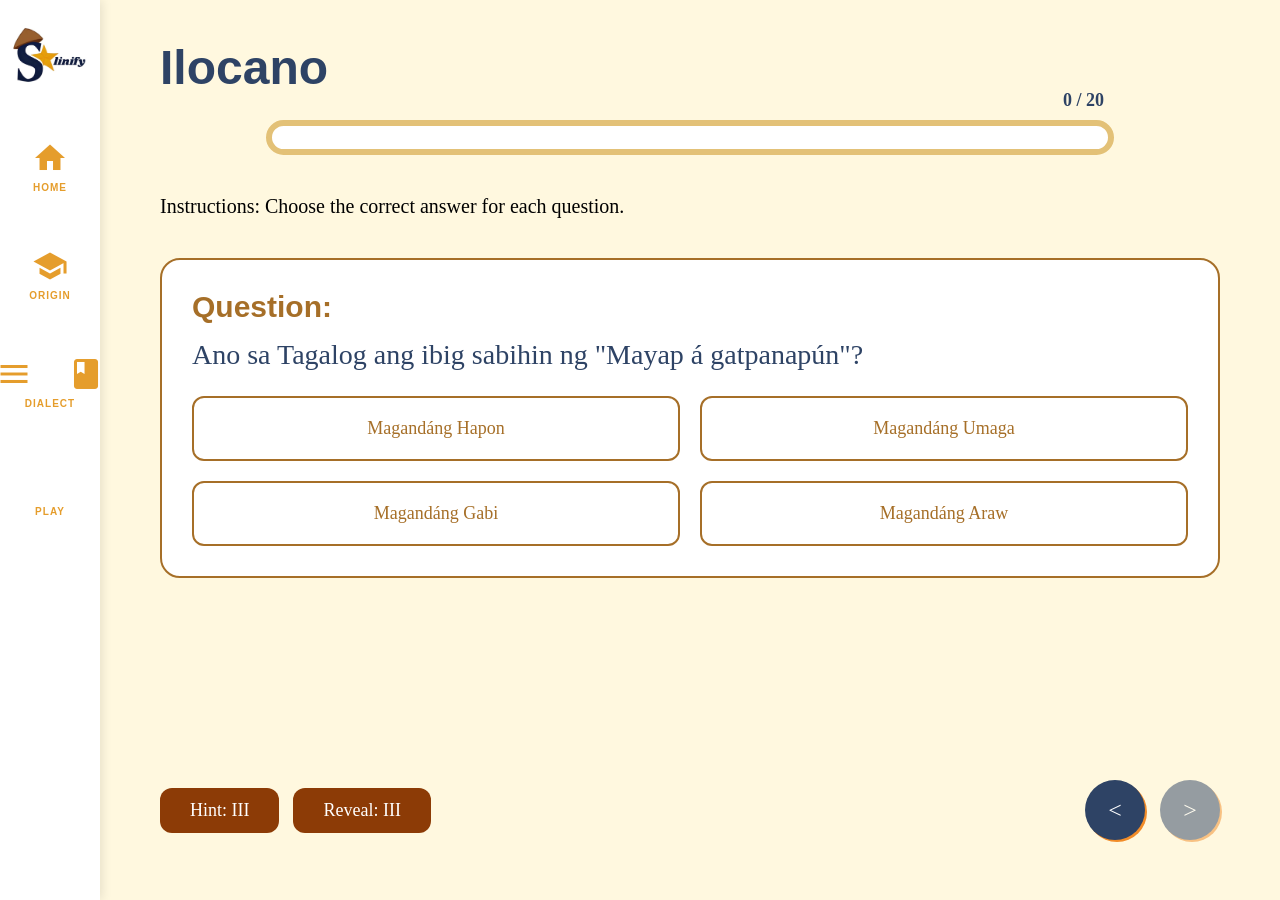
<file: pages/Game_Choice.html>
<!DOCTYPE html>
<html lang="en">


<head>
    <meta charset="UTF-8">
    <link href="https://fonts.googleapis.com/icon?family=Material+Icons" rel="stylesheet">
    <meta name="viewport" content="width=device-width, initial-scale=1.0">
    <title>Ilocano Quiz</title>


    <style>
        html,
        body {
            margin: 0;
            padding: 0;
            width: 100%;
            height: 100%;
            overflow: hidden;
            display: flex;
        }


        * {
            margin: 0;
            padding: 0;
            box-sizing: border-box;
            font-family: "Georgia", serif;
        }


        body {
            background-color: #fff8df;
        }


        /* ================= SIDEBAR STYLES ================= */
        .sidebar {
            width: 100px;
            height: 100vh;
            background: #ffffff;
            box-shadow: 2px 0 10px rgba(0, 0, 0, 0.1);
            display: flex;
            flex-direction: column;
            align-items: center;
            padding: 20px 15px;
            gap: 20px;
            position: fixed;
            left: 0;
            top: 0;
            z-index: 100;
        }


        .sidebar ul {
            list-style: none;
            padding: 0;
            margin-top: 20px;
            width: 100%;
        }


        .sidebar ul li {
            width: 100%;
            margin-bottom: 35px;
            text-align: center;
        }


        .sidebar ul li a {
            color: #e59d2c;
            text-decoration: none;
            display: flex;
            flex-direction: column;
            align-items: center;
            gap: 6px;
            padding: 10px 0;
            border-radius: 12px;
            transition: all 0.3s cubic-bezier(0.4, 0, 0.2, 1);
        }


        .sidebar ul li a:hover {
            transform: scale(1.15);
            background-color: #fff8df;
            color: #8a3b08;
        }


        .sidebar ul li a .material-icons {
            font-size: 36px;
            transition: transform 0.3s ease;
        }


        .sidebar ul li a:hover .material-icons {
            transform: rotate(-5deg);
        }


        .icon {
            width: 80px;
            height: 70px;
            display: flex;
            align-items: center;
            justify-content: center;
            cursor: pointer;
        }


        .icon img {
            max-width: 100%;
            max-height: 100%;
            object-fit: contain;
        }


        .nav-label {
            font-size: 10px;
            font-weight: bold;
            text-transform: uppercase;
            font-family: "Georgia", sans-serif;
            letter-spacing: 1px;
        }


        /* ================= GAME CONTENT STYLES ================= */
        .container {
            flex: 1;
            margin-left: 100px;
            padding: 40px 60px;
            display: flex;
            flex-direction: column;
        }


        h1 {
            font-size: 48px;
            font-family: bright DEMO, arial;
            color: #2e4365;
            margin-bottom: 25px;
            text-align: left;
        }


        .progress-container {
            position: relative;
            width: 80%;
            margin: 0 auto 40px auto;
        }


        .progress-bar {
            width: 100%;
            height: 35px;
            border-radius: 25px;
            border: 6px solid #e3c177;
            background: #ffffff;
            overflow: hidden;
        }


        .progress {
            height: 100%;
            width: 0%;
            background: #8c3b06;
            border-radius: 25px;
            transition: width 0.3s ease;
        }


        .score {
            position: absolute;
            top: -30px;
            right: 10px;
            font-weight: bold;
            color: #2e4365;
            font-size: 18px;
        }


        .plus-one {
            position: absolute;
            right: 50px;
            top: -10px;
            font-size: 20px;
            color: #27ae60;
            animation: floatUp 1s ease forwards;
        }


        @keyframes floatUp {
            0% {
                opacity: 1;
                transform: translateY(0);
            }


            100% {
                opacity: 0;
                transform: translateY(-30px);
            }
        }


        .instructions p {
            font-size: 20px;
            margin-bottom: 20px;
        }


        .question-box {
            background: #fff;
            border: 2px solid #a66f28;
            border-radius: 20px;
            padding: 30px;
            margin: 20px 0;
            width: 100%;
        }


        .question-box h4 {
            color: #a66f28;
            margin-bottom: 15px;
            font-size: 30px;
            font-family: bright DEMO, arial;
        }


        #questionText {
            color: #2e4365;
            font-size: 28px;
            margin-bottom: 25px;
        }


        .options {
            display: grid;
            grid-template-columns: repeat(2, 1fr);
            gap: 20px;
        }


        .opt-btn {
            padding: 20px;
            border: 2px solid #a66f28;
            border-radius: 12px;
            background-color: #fff;
            color: #a66f28;
            font-size: 18px;
            cursor: pointer;
            transition: all 0.2s ease;
        }


        .opt-btn:hover:not(:disabled) {
            background-color: #f2ebbb;
            transform: translateY(-2px);
        }


        .correct {
            background: #b9f9c8 !important;
            color: #155724 !important;
            border-color: #28a745 !important;
        }


        .wrong {
            background: #f8d7da !important;
            color: #721c24 !important;
            border-color: #dc3545 !important;
        }


        .hint-box {
            background: #ffffff;
            border: 4px solid #e3c177;
            border-radius: 15px;
            margin: 20px auto;
            padding: 15px 30px;
            display: none;
            width: fit-content;
        }


        .button-row {
            display: flex;
            justify-content: space-between;
            align-items: center;
            margin-top: auto;
            padding-bottom: 20px;
        }


        .btn {
            padding: 12px 30px;
            background: #8c3b06;
            color: white;
            border: none;
            border-radius: 12px;
            font-size: 18px;
            cursor: pointer;
            margin-right: 10px;
        }


        .nav-btn {
            width: 60px;
            height: 60px;
            border-radius: 50%;
            background-color: #2e4365;
            color: white;
            font-size: 24px;
            border: none;
            cursor: pointer;
            box-shadow: 2px 2px 0px #f28c28;
            display: flex;
            align-items: center;
            justify-content: center;
        }


    #congratsScreen::before {
      content: "";
      position: absolute;
      top: 0;
      left: 0;
      width: 100%;
      height: 100%;
      background-image: url('../assets/images/green1.png');
      background-size: cover;
      background-position: center;
      opacity: 0.3;
      z-index: -1;
    }

    .congrats {
      position: relative;
      display: flex;
      align-items: center;
      justify-content: center;
      height: 100%;
      flex-direction: column;
      gap: 30px;
    }

    .card {
      width: 750px;
      height: auto;
      padding: 40px 20px;
      background-color: #ffffff;
      box-shadow: 0 4px 8px rgba(0, 0, 0, 0.2);
      border-radius: 25px;
      display: flex;
      flex-direction: column;
      align-items: center;
      justify-content: center;
      gap: 20px;
      position: relative;
      overflow: hidden;
      text-align: center;
    }

    .card-gif {
      position: absolute;
      width: 100%;
      height: 100%;
      object-fit: cover;
      z-index: 1;
    }

    .card-img {
      height: 200px;
      z-index: 1;
    }

    .card p {
      z-index: 2;
      position: relative;
    }

    .card h1 {
      font-size: 50px;
      color: #2e4365;
      z-index: 2;
    }

    .button-group {
    display: flex;
    gap: 20px;
    justify-content: center;
    }

    .button {
    background-color: #2e4365;
    width: 130px;
    height: 45px;
    border-radius: 15px;
    display: flex;
    align-items: center;
    justify-content: center;
    cursor: pointer;
    }

    .restart-btn {
    background-color: #8c3b06;
    }

    .button p {
    color: #fff;
    }

    #finalScore {
      font-size: 32px;
      color: #8c3b06;
      font-weight: bold;
      z-index: 2;
      margin: 0;
    }

    #congratsScreen {
            position: fixed;
            top: 0;
            left: 100px;
            width: calc(100vw - 100px);
            height: 100vh;
            display: none;
            flex-direction: column;
            align-items: center;
            justify-content: center;
            background: #fff8df;
            z-index: 200;
    }

    </style>
</head>


<body>
    <div class="sidebar">
        <div class="icon">
            <img src="../assets/images/salinify.png" alt="Salin Icon">
        </div>
        <ul>
            <li><a href="home.html"><span class="material-icons">home</span><span class="nav-label">Home</span></a></li>
            <li><a href="classes.html"><span class="material-icons">school</span><span class="nav-label">Origin</span></a></li>
            <li><a href="learn-ui.html"><span class="material-icons">menu_book</span><span class="nav-label">Dialect</span></a></li>
            <li><a href="play-ui.html"><span class="material-icons">sports_esports</span><span class="nav-label">Play</span></a></li>
        </ul>
    </div>


    <div class="container" id="quizContainer">
        <h1>Ilocano</h1>


        <div class="progress-container">
            <div class="progress-bar">
                <div class="progress" id="progress"></div>
            </div>
            <div class="score" id="score">0 / 20</div>
        </div>


        <div class="instructions">
            <p>Instructions: Choose the correct answer for each question.</p>
        </div>


        <div class="question-box">
            <h4>Question:</h4>
            <p id="questionText">---</p>
            <div class="options">
                <button class="opt-btn" id="opt1"></button>
                <button class="opt-btn" id="opt2"></button>
                <button class="opt-btn" id="opt3"></button>
                <button class="opt-btn" id="opt4"></button>
            </div>
        </div>


        <div class="hint-box">
            <p class="hint-text" id="hintDisplay"></p>
        </div>


        <div class="button-row">
            <div class="action-btns">
                <button class="btn" id="hintBtn">HINT</button>
                <button class="btn" id="revealBtn">REVEAL</button>
            </div>
            <div class="nav-buttons" style="display: flex; gap: 15px;">
                <button class="nav-btn" id="prevBtn">&lt;</button>
                <button class="nav-btn" id="nextBtn">&gt;</button>
            </div>
        </div>
    </div>


    <div id="congratsScreen">
    <div class="congrats">
        
        <div class="card">
        <img src="../assets/images/confetti.gif" class="card-gif" />
        <img src="../assets/images/sali_congrats.png" class="card-img" />
        
        <h1>Congratulations!</h1>
        <p id="finalScore">Score: 0 / 20</p>
        <p>You did a great job on this game.</p>
        </div>

        <audio id="congratsSound" src="../assets/audio/congrats.mp3" preload="auto"></audio>

        <div class="button-group">
        <div class="button restart-btn" onclick="restartGame()">
            <p>Restart</p>
        </div>
        <div class="button" onclick="window.location.href='play-ui.html'">
            <p>Back</p>
        </div>
        </div>

    </div>
    </div>


    <audio id="correctSound" src="../assets/audio/correct.mp3" preload="auto">
    <audio id="wrongSound" src="../assets/audio/wrong.mp3" preload="auto">
    <audio id="hintSound" src="../assets/audio/hint.mp3" preload="auto">
    <audio id="revealSound" src="../assets/audio/reveal.mp3" preload="auto">
    <audio id="congratsSound" src="../assets/audio/congrats.mp3" preload="auto">


<script>
        const originalQuestions = [
            { "text": "Ano sa Tagalog ang ibig sabihin ng \"Íma\"?", "options": ["Tatay", "Nanay", "Àte", "Kúya"], "correct": 1, "hint": "Kilala bilang Ilaw ng Tahanan" },
            { "text": "Ano sa Tagalog ang ibig sabihin ng \"Tatáng\"?", "options": ["Kúya", "Àte", "Nanay", "Tatay"], "correct": 3, "hint": "Kilala bilang Haligi ng Tahanan" },
            { "text": "Ano sa Tagalog ang ibig sabihin ng \"Àtchi\"?", "options": ["Tatay", "Kúya", "Àte", "Nanay"], "correct": 2, "hint": "Babaeng panganay na anak" },
            { "text": "Ano sa Tagalog ang ibig sabihin ng \"Kóya\"?", "options": ["Kúya", "Tatay", "Nanay", "Àte"], "correct": 0, "hint": "Lalakeng panganay na anak" },
            { "text": "Ano sa Tagalog ang ibig sabihin ng \"Malagú\"?", "options": ["Maginoo", "Maganda", "Mahinhin", "Gwapo"], "correct": 1, "hint": "Salitang naglalarawan sa mukha ng babae" },
            { "text": "Ano sa Tagalog ang ibig sabihin ng \"Masantíng\"?", "options": ["Maganda", "Maginoo", "Gwapo", "Mahinhin"], "correct": 2, "hint": "Salitang naglalarawan sa mukha ng lalake" },
            { "text": "Ano sa Tagalog ang ibig sabihin ng \"Mapalí\"?", "options": ["Mainit", "Malamíg", "Maligamgam", "Nagyeyelo"], "correct": 0, "hint": "Temperatura ng panahon tuwing buwan ng Marso-Mayo" },
            { "text": "Ano sa Tagalog ang ibig sabihin ng \"Marimlá\"?", "options": ["Nagyeyelo", "Mainit", "Maligamgam", "Malamíg"], "correct": 3, "hint": "Temperatura ng panahon tuwing buwan ng Disyembre-Pebrero" },
            { "text": "Ano sa Tagalog ang ibig sabihin ng \"Mayap á abák\"?", "options": ["Magandáng Gabi", "Magandáng Araw", "Magandáng Umaga", "Magandáng Hapon"], "correct": 2, "hint": "Pagbati na sinasabi sa pagsikat ng araw" },
            { "text": "Ano sa Tagalog ang ibig sabihin ng \"Mayap á gatpanapún\"?", "options": ["Magandáng Hapon", "Magandáng Umaga", "Magandáng Gabi", "Magandáng Araw"], "correct": 0, "hint": "Pagbati na sinasabi kapag ang araw ay tirik na tirik na" },
            { "text": "Ano sa Tagalog ang ibig sabihin ng \"Mayap á béngi\"?", "options": ["Magandáng Araw", "Magandáng Umaga", "Magandáng Hapon", "Magandáng Gabi"], "correct": 3, "hint": "Pagbati na sinasabi kapag ang buwan ay nasa kalangitan" },
            { "text": "Ano sa Tagalog ang ibig sabihin ng \"Dakal á Salamat\"?", "options": ["Kumusta Ka?", "Maraming Salamat", "Walang Anuman", "Mag ingat"], "correct": 1, "hint": "Pagbati na sinasabi tuwing nakakatanggap ng kabutihan" },
            { "text": "Ano sa Tagalog ang ibig sabihin ng \"Pamangan\"?", "options": ["Inumin", "Pagkain", "Karne", "Kanin"], "correct": 1, "hint": "Kinakain natin sa araw-araw" },
            { "text": "Ano sa Tagalog ang ibig sabihin ng \"Nasi\"?", "options": ["Kanin", "Sabaw", "Prutas", "Tubig"], "correct": 0, "hint": "Pagkaing sagana sa carbohydrates" },
            { "text": "Ano sa Tagalog ang ibig sabihin ng \"Busbus\"?", "options": ["Sabaw", "Gulay", "Prutas", "Karne"], "correct": 2, "hint": "Ang iba ay matamis, ang iba ay maaasim" },
            { "text": "Ano sa Tagalog ang ibig sabihin ng \"Gulé\"?", "options": ["Isda", "Kanin", "Prutas", "Gulay"], "correct": 3, "hint": "Pagkaing masagana sa sustansya" },
            { "text": "Ano sa Tagalog ang ibig sabihin ng \"Bunduk\"?", "options": ["Bulkan", "Bundok", "Burol", "Kapatagan"], "correct": 1, "hint": "Mataas na bahagi ng lupa" },
            { "text": "Ano sa Tagalog ang ibig sabihin ng \"Dayat Malat\"?", "options": ["Dagat", "Ilog", "Karagatan", "Lawa"], "correct": 0, "hint": "Malawak na anyong tubig" },
            { "text": "Ano sa Tagalog ang ibig sabihin ng \"Tanaman\"?", "options": ["Sanga", "Bunga", "Puno", "Dahon"], "correct": 2, "hint": "Ito ay may dahon, sanga, at ang iba ay namumunga" },
            { "text": "Ano sa Tagalog ang ibig sabihin ng \"Ilug\"?", "options": ["Lawa", "Palaisdaan", "Kanal", "Ilog"], "correct": 3, "hint": "Isang likas na daluyan ng tubig na umaagos" }
        ];
 
        
        const roman = ["", "I", "II", "III"];
        let hintCount = 3;
        let revealCount = 3;
        let questions = [];
        let currentQ = 0;
        let gameState = [];

        const optBtns = [
            document.getElementById("opt1"),
            document.getElementById("opt2"),
            document.getElementById("opt3"),
            document.getElementById("opt4")
        ];

        function shuffleArray(array) {
            let currentIndex = array.length, randomIndex;
            while (currentIndex != 0) {
                randomIndex = Math.floor(Math.random() * currentIndex);
                currentIndex--;
                [array[currentIndex], array[randomIndex]] = [array[randomIndex], array[currentIndex]];
            }
            return array;
        }

        function loadQ() {
            const q = questions[currentQ];
            const state = gameState[currentQ];

            document.getElementById("hintBtn").innerHTML = `Hint: ${roman[hintCount]}`;
            document.getElementById("revealBtn").innerHTML = `Reveal: ${roman[revealCount]}`;
            
            document.getElementById("hintBtn").disabled = hintCount === 0;
            document.getElementById("revealBtn").disabled = revealCount === 0 || state.answered;
            
            if(hintCount === 0) document.getElementById("hintBtn").style.opacity = "0.5";
            else document.getElementById("hintBtn").style.opacity = "1";
            
            if(revealCount === 0 || state.answered) document.getElementById("revealBtn").style.opacity = "0.5";
            else document.getElementById("revealBtn").style.opacity = "1";

            document.getElementById("questionText").textContent = q.text;
            
            if (!state.shownHint) {
                document.querySelector('.hint-box').style.display = "none";
                document.getElementById('hintDisplay').textContent = "";
            }

            optBtns.forEach((btn, i) => {
                btn.textContent = q.options[i];
                btn.className = "opt-btn";
                btn.disabled = state.answered; 
                
                if (state.answered || state.revealed) {
                    if (i === q.correct) {
                        btn.classList.add("correct");
                    }
                    if (state.userChoice === i && state.userChoice !== q.correct) {
                        btn.classList.add("wrong");
                    }
                }
            });

            document.getElementById("prevBtn").disabled = currentQ === 0;
            
            const nextBtn = document.getElementById("nextBtn");
            nextBtn.disabled = !state.answered;
            if(nextBtn.disabled) {
                nextBtn.style.opacity = "0.5";
            } else {
                nextBtn.style.opacity = "1";
            }

            updateScore();
            updateProgress();
        }

        function checkAns(choice) {
            const q = questions[currentQ];
            const state = gameState[currentQ];

            if (state.answered) return;

            if (choice === q.correct) {
                document.getElementById("correctSound").play().catch(()=>{});
                state.userChoice = choice;
                state.answered = true;
                optBtns.forEach(btn => btn.disabled = true);
                optBtns[choice].classList.add("correct");

                if (state.wrongAttempts === 0 && !state.revealed) {
                    const plusOne = document.createElement('div');
                    plusOne.className = "plus-one";
                    plusOne.textContent = "+1";
                    document.querySelector('.progress-container').appendChild(plusOne);
                    setTimeout(() => plusOne.remove(), 1000);
                }

                setTimeout(() => {
                    if (currentQ < questions.length - 1) {
                        currentQ++;
                        loadQ();
                    } else {
                        showCongrats();
                    }
                }, 1500);

            } else {
                document.getElementById("wrongSound").play().catch(()=>{});
                optBtns[choice].classList.add("wrong");
                optBtns[choice].disabled = true;
                state.wrongAttempts++;
            }
            
            updateScore();
            updateProgress();
        }

        function revealAnswer() {
            if(revealCount <= 0) return;
            document.getElementById("revealSound").play().catch(()=>{});
            revealCount--;
            
            const q = questions[currentQ];
            const state = gameState[currentQ];
            
            state.revealed = true;
            optBtns[q.correct].classList.add("correct");
            
            updateScore();
            updateProgress();
        }

        function updateScore() {
            let score = gameState.filter(s => 
                s.answered && 
                !s.revealed && 
                s.wrongAttempts === 0 && 
                s.userChoice === questions[gameState.indexOf(s)].correct
            ).length;
            
            document.getElementById("score").textContent = `${score} / ${questions.length}`;
            return score;
        }

        function updateProgress() {
            const answered = gameState.filter(s => s.answered).length;
            const percent = (answered / questions.length) * 100;
            document.getElementById("progress").style.width = percent + "%";
        }

        function showHint() {
            if(hintCount <= 0) return;
            document.getElementById("hintSound").play().catch(()=>{});
            hintCount--;
            
            const state = gameState[currentQ];
            state.shownHint = true;
            
            const hintBox = document.querySelector('.hint-box');
            document.getElementById('hintDisplay').textContent = "Hint: " + questions[currentQ].hint;
            hintBox.style.display = "block";
            
            document.getElementById('hintBtn').innerHTML = `Hint: ${roman[hintCount]}`;
            document.getElementById('hintBtn').disabled = hintCount === 0;
            if(hintCount === 0) document.getElementById('hintBtn').style.opacity = "0.5";
        }

        function showCongrats() {
            const screen = document.getElementById("congratsScreen");
            const finalScoreText = document.getElementById("finalScore");
            
            const totalScore = updateScore();
            finalScoreText.innerText = `Score: ${totalScore} / ${questions.length}`;
            
            screen.style.display = "flex";
            const sound = document.getElementById("congratsSound");
            sound.play().catch(()=>{});
        }

        function restartGame() {
            hintCount = 3;
            revealCount = 3;
            questions = shuffleArray([...originalQuestions]);
            currentQ = 0;
            gameState = questions.map(() => ({
                answered: false,
                userChoice: -1,
                revealed: false,
                shownHint: false,
                wrongAttempts: 0
            }));
            
            document.getElementById("congratsScreen").style.display = "none";
            document.getElementById("quizContainer").style.display = "flex";
            document.getElementById("progress").style.width = "0%";
            document.getElementById("score").textContent = `0 / ${questions.length}`;
            
            loadQ();
        }

        optBtns.forEach((btn, i) => btn.addEventListener("click", () => checkAns(i)));
        document.getElementById("hintBtn").addEventListener("click", showHint);
        document.getElementById("revealBtn").addEventListener("click", revealAnswer);
        
        document.getElementById("nextBtn").addEventListener("click", () => {
            if (!document.getElementById("nextBtn").disabled && currentQ < questions.length - 1) {
                currentQ++;
                loadQ();
            }
        });
        
        document.getElementById("prevBtn").addEventListener("click", () => {
            if (currentQ > 0) {
                currentQ--;
                loadQ();
            }
        });

        window.onload = () => {
            questions = shuffleArray([...originalQuestions]);
            gameState = questions.map(() => ({
                answered: false,
                userChoice: -1,
                revealed: false,
                shownHint: false,
                wrongAttempts: 0
            }));
            loadQ();
        };
</script>


</body>
</html>
</file>
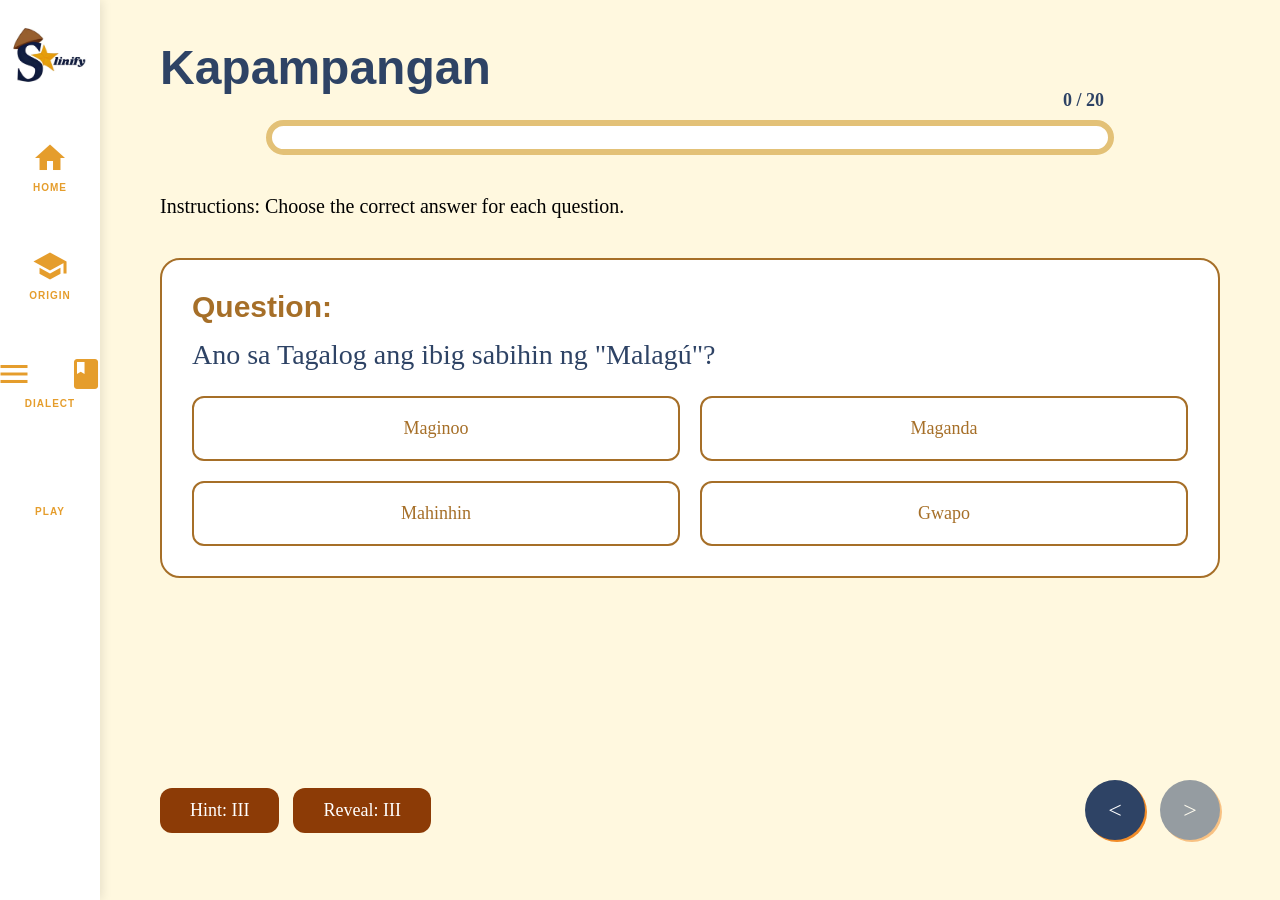
<file: pages/Game_Choice_Kapampangan.html>
<!DOCTYPE html>
<html lang="en">


<head>
    <meta charset="UTF-8">
    <link href="https://fonts.googleapis.com/icon?family=Material+Icons" rel="stylesheet">
    <meta name="viewport" content="width=device-width, initial-scale=1.0">
    <title>Kapampangan Quiz</title>


    <style>
        html,
        body {
            margin: 0;
            padding: 0;
            width: 100%;
            height: 100%;
            overflow: hidden;
            display: flex;
        }


        * {
            margin: 0;
            padding: 0;
            box-sizing: border-box;
            font-family: "Georgia", serif;
        }


        body {
            background-color: #fff8df;
        }


        /* ================= SIDEBAR STYLES ================= */
        .sidebar {
            width: 100px;
            height: 100vh;
            background: #ffffff;
            box-shadow: 2px 0 10px rgba(0, 0, 0, 0.1);
            display: flex;
            flex-direction: column;
            align-items: center;
            padding: 20px 15px;
            gap: 20px;
            position: fixed;
            left: 0;
            top: 0;
            z-index: 100;
        }


        .sidebar ul {
            list-style: none;
            padding: 0;
            margin-top: 20px;
            width: 100%;
        }


        .sidebar ul li {
            width: 100%;
            margin-bottom: 35px;
            text-align: center;
        }


        .sidebar ul li a {
            color: #e59d2c;
            text-decoration: none;
            display: flex;
            flex-direction: column;
            align-items: center;
            gap: 6px;
            padding: 10px 0;
            border-radius: 12px;
            transition: all 0.3s cubic-bezier(0.4, 0, 0.2, 1);
        }


        .sidebar ul li a:hover {
            transform: scale(1.15);
            background-color: #fff8df;
            color: #8a3b08;
        }


        .sidebar ul li a .material-icons {
            font-size: 36px;
            transition: transform 0.3s ease;
        }


        .sidebar ul li a:hover .material-icons {
            transform: rotate(-5deg);
        }


        .icon {
            width: 80px;
            height: 70px;
            display: flex;
            align-items: center;
            justify-content: center;
            cursor: pointer;
        }


        .icon img {
            max-width: 100%;
            max-height: 100%;
            object-fit: contain;
        }


        .nav-label {
            font-size: 10px;
            font-weight: bold;
            text-transform: uppercase;
            font-family: "Georgia", sans-serif;
            letter-spacing: 1px;
        }


        /* ================= GAME CONTENT STYLES ================= */
        .container {
            flex: 1;
            margin-left: 100px;
            padding: 40px 60px;
            display: flex;
            flex-direction: column;
        }


        h1 {
            font-size: 48px;
            font-family: bright DEMO, arial;
            color: #2e4365;
            margin-bottom: 25px;
            text-align: left;
        }


        .progress-container {
            position: relative;
            width: 80%;
            margin: 0 auto 40px auto;
        }


        .progress-bar {
            width: 100%;
            height: 35px;
            border-radius: 25px;
            border: 6px solid #e3c177;
            background: #ffffff;
            overflow: hidden;
        }


        .progress {
            height: 100%;
            width: 0%;
            background: #8c3b06;
            border-radius: 25px;
            transition: width 0.3s ease;
        }


        .score {
            position: absolute;
            top: -30px;
            right: 10px;
            font-weight: bold;
            color: #2e4365;
            font-size: 18px;
        }


        .plus-one {
            position: absolute;
            right: 50px;
            top: -10px;
            font-size: 20px;
            color: #27ae60;
            animation: floatUp 1s ease forwards;
        }


        @keyframes floatUp {
            0% {
                opacity: 1;
                transform: translateY(0);
            }


            100% {
                opacity: 0;
                transform: translateY(-30px);
            }
        }


        .instructions p {
            font-size: 20px;
            margin-bottom: 20px;
        }


        .question-box {
            background: #fff;
            border: 2px solid #a66f28;
            border-radius: 20px;
            padding: 30px;
            margin: 20px 0;
            width: 100%;
        }


        .question-box h4 {
            color: #a66f28;
            margin-bottom: 15px;
            font-size: 30px;
            font-family: bright DEMO, arial;
        }


        #questionText {
            color: #2e4365;
            font-size: 28px;
            margin-bottom: 25px;
        }


        .options {
            display: grid;
            grid-template-columns: repeat(2, 1fr);
            gap: 20px;
        }


        .opt-btn {
            padding: 20px;
            border: 2px solid #a66f28;
            border-radius: 12px;
            background-color: #fff;
            color: #a66f28;
            font-size: 18px;
            cursor: pointer;
            transition: all 0.2s ease;
        }


        .opt-btn:hover:not(:disabled) {
            background-color: #f2ebbb;
            transform: translateY(-2px);
        }


        .correct {
            background: #b9f9c8 !important;
            color: #155724 !important;
            border-color: #28a745 !important;
        }


        .wrong {
            background: #f8d7da !important;
            color: #721c24 !important;
            border-color: #dc3545 !important;
        }


        .hint-box {
            background: #ffffff;
            border: 4px solid #e3c177;
            border-radius: 15px;
            margin: 20px auto;
            padding: 15px 30px;
            display: none;
            width: fit-content;
        }


        .button-row {
            display: flex;
            justify-content: space-between;
            align-items: center;
            margin-top: auto;
            padding-bottom: 20px;
        }


        .btn {
            padding: 12px 30px;
            background: #8c3b06;
            color: white;
            border: none;
            border-radius: 12px;
            font-size: 18px;
            cursor: pointer;
            margin-right: 10px;
        }


        .nav-btn {
            width: 60px;
            height: 60px;
            border-radius: 50%;
            background-color: #2e4365;
            color: white;
            font-size: 24px;
            border: none;
            cursor: pointer;
            box-shadow: 2px 2px 0px #f28c28;
            display: flex;
            align-items: center;
            justify-content: center;
        }

    #congratsScreen::before {
      content: "";
      position: absolute;
      top: 0;
      left: 0;
      width: 100%;
      height: 100%;
      background-image: url('../assets/images/green1.png');
      background-size: cover;
      background-position: center;
      opacity: 0.3;
      z-index: -1;
    }

    .congrats {
      position: relative;
      display: flex;
      align-items: center;
      justify-content: center;
      height: 100%;
      flex-direction: column;
      gap: 30px;
    }

    .card {
      width: 750px;
      height: auto;
      padding: 40px 20px;
      background-color: #ffffff;
      box-shadow: 0 4px 8px rgba(0, 0, 0, 0.2);
      border-radius: 25px;
      display: flex;
      flex-direction: column;
      align-items: center;
      justify-content: center;
      gap: 20px;
      position: relative;
      overflow: hidden;
      text-align: center;
    }

    .card-gif {
      position: absolute;
      width: 100%;
      height: 100%;
      object-fit: cover;
      z-index: 1;
    }

    .card-img {
      height: 200px;
      z-index: 1;
    }

    .card p {
      z-index: 2;
      position: relative;
    }

    .card h1 {
      font-size: 50px;
      color: #2e4365;
      z-index: 2;
    }

    .button-group {
    display: flex;
    gap: 20px;
    justify-content: center;
    }

    .button {
    background-color: #2e4365;
    width: 130px;
    height: 45px;
    border-radius: 15px;
    display: flex;
    align-items: center;
    justify-content: center;
    cursor: pointer;
    }

    .restart-btn {
    background-color: #8c3b06;
    }

    .button p {
    color: #fff;
    }

    /* Score styling in Congrats Card */
    #finalScore {
      font-size: 32px;
      color: #8c3b06;
      font-weight: bold;
      z-index: 2;
      margin: 0;
    }

    #congratsScreen {
            position: fixed;
            top: 0;
            left: 100px;
            width: calc(100vw - 100px);
            height: 100vh;
            display: none;
            flex-direction: column;
            align-items: center;
            justify-content: center;
            background: #fff8df;
            z-index: 200;
    }

    </style>
</head>


<body>
    <div class="sidebar">
        <div class="icon">
            <img src="../assets/images/salinify.png" alt="Salin Icon">
        </div>
        <ul>
            <li><a href="home.html"><span class="material-icons">home</span><span class="nav-label">Home</span></a></li>
            <li><a href="classes.html"><span class="material-icons">school</span><span class="nav-label">Origin</span></a></li>
            <li><a href="learn-ui.html"><span class="material-icons">menu_book</span><span class="nav-label">Dialect</span></a></li>
            <li><a href="play-ui.html"><span class="material-icons">sports_esports</span><span class="nav-label">Play</span></a></li>
        </ul>
    </div>


    <div class="container" id="quizContainer">
        <h1>Kapampangan</h1>


        <div class="progress-container">
            <div class="progress-bar">
                <div class="progress" id="progress"></div>
            </div>
            <div class="score" id="score">0 / 20</div>
        </div>


        <div class="instructions">
            <p>Instructions: Choose the correct answer for each question.</p>
        </div>


        <div class="question-box">
            <h4>Question:</h4>
            <p id="questionText">---</p>
            <div class="options">
                <button class="opt-btn" id="opt1"></button>
                <button class="opt-btn" id="opt2"></button>
                <button class="opt-btn" id="opt3"></button>
                <button class="opt-btn" id="opt4"></button>
            </div>
        </div>


        <div class="hint-box">
            <p class="hint-text" id="hintDisplay"></p>
        </div>


        <div class="button-row">
            <div class="action-btns">
                <button class="btn" id="hintBtn">HINT</button>
                <button class="btn" id="revealBtn">REVEAL</button>
            </div>
            <div class="nav-buttons" style="display: flex; gap: 15px;">
                <button class="nav-btn" id="prevBtn">&lt;</button>
                <button class="nav-btn" id="nextBtn">&gt;</button>
            </div>
        </div>
    </div>


    <div id="congratsScreen">
    <div class="congrats">
        
        <div class="card">
        <img src="../assets/images/confetti.gif" class="card-gif" />
        <img src="../assets/images/sali_congrats.png" class="card-img" />
        
        <h1>Congratulations!</h1>
        <p id="finalScore">Score: 0 / 20</p>
        <p>You did a great job on this game.</p>
        </div>

        <audio id="congratsSound" src="../assets/audio/congrats.mp3" preload="auto"></audio>

        <div class="button-group">
        <div class="button restart-btn" onclick="restartGame()">
            <p>Restart</p>
        </div>
        <div class="button" onclick="window.location.href='play-ui.html'">
            <p>Back</p>
        </div>
        </div>

    </div>
    </div>


    <audio id="correctSound" src="../assets/audio/correct.mp3" preload="auto">
    <audio id="wrongSound" src="../assets/audio/wrong.mp3" preload="auto">
    <audio id="hintSound" src="../assets/audio/hint.mp3" preload="auto">
    <audio id="revealSound" src="../assets/audio/reveal.mp3" preload="auto">
    <audio id="congratsSound" src="../assets/audio/congrats.mp3" preload="auto">


<script>
        const originalQuestions = [
            { "text": "Ano sa Tagalog ang ibig sabihin ng \"Íma\"?", "options": ["Tatay", "Nanay", "Àte", "Kúya"], "correct": 1, "hint": "Kilala bilang Ilaw ng Tahanan" },
            { "text": "Ano sa Tagalog ang ibig sabihin ng \"Tatáng\"?", "options": ["Kúya", "Àte", "Nanay", "Tatay"], "correct": 3, "hint": "Kilala bilang Haligi ng Tahanan" },
            { "text": "Ano sa Tagalog ang ibig sabihin ng \"Àtchi\"?", "options": ["Tatay", "Kúya", "Àte", "Nanay"], "correct": 2, "hint": "Babaeng panganay na anak" },
            { "text": "Ano sa Tagalog ang ibig sabihin ng \"Kóya\"?", "options": ["Kúya", "Tatay", "Nanay", "Àte"], "correct": 0, "hint": "Lalakeng panganay na anak" },
            { "text": "Ano sa Tagalog ang ibig sabihin ng \"Malagú\"?", "options": ["Maginoo", "Maganda", "Mahinhin", "Gwapo"], "correct": 1, "hint": "Salitang naglalarawan sa mukha ng babae" },
            { "text": "Ano sa Tagalog ang ibig sabihin ng \"Masantíng\"?", "options": ["Maganda", "Maginoo", "Gwapo", "Mahinhin"], "correct": 2, "hint": "Salitang naglalarawan sa mukha ng lalake" },
            { "text": "Ano sa Tagalog ang ibig sabihin ng \"Mapalí\"?", "options": ["Mainit", "Malamíg", "Maligamgam", "Nagyeyelo"], "correct": 0, "hint": "Temperatura ng panahon tuwing buwan ng Marso-Mayo" },
            { "text": "Ano sa Tagalog ang ibig sabihin ng \"Marimlá\"?", "options": ["Nagyeyelo", "Mainit", "Maligamgam", "Malamíg"], "correct": 3, "hint": "Temperatura ng panahon tuwing buwan ng Disyembre-Pebrero" },
            { "text": "Ano sa Tagalog ang ibig sabihin ng \"Mayap á abák\"?", "options": ["Magandáng Gabi", "Magandáng Araw", "Magandáng Umaga", "Magandáng Hapon"], "correct": 2, "hint": "Pagbati na sinasabi sa pagsikat ng araw" },
            { "text": "Ano sa Tagalog ang ibig sabihin ng \"Mayap á gatpanapún\"?", "options": ["Magandáng Hapon", "Magandáng Umaga", "Magandáng Gabi", "Magandáng Araw"], "correct": 0, "hint": "Pagbati na sinasabi kapag ang araw ay tirik na tirik na" },
            { "text": "Ano sa Tagalog ang ibig sabihin ng \"Mayap á béngi\"?", "options": ["Magandáng Araw", "Magandáng Umaga", "Magandáng Hapon", "Magandáng Gabi"], "correct": 3, "hint": "Pagbati na sinasabi kapag ang buwan ay nasa kalangitan" },
            { "text": "Ano sa Tagalog ang ibig sabihin ng \"Dakal á Salamat\"?", "options": ["Kumusta Ka?", "Maraming Salamat", "Walang Anuman", "Mag ingat"], "correct": 1, "hint": "Pagbati na sinasabi tuwing nakakatanggap ng kabutihan" },
            { "text": "Ano sa Tagalog ang ibig sabihin ng \"Pamangan\"?", "options": ["Inumin", "Pagkain", "Karne", "Kanin"], "correct": 1, "hint": "Kinakain natin sa araw-araw" },
            { "text": "Ano sa Tagalog ang ibig sabihin ng \"Nasi\"?", "options": ["Kanin", "Sabaw", "Prutas", "Tubig"], "correct": 0, "hint": "Pagkaing sagana sa carbohydrates" },
            { "text": "Ano sa Tagalog ang ibig sabihin ng \"Busbus\"?", "options": ["Sabaw", "Gulay", "Prutas", "Karne"], "correct": 2, "hint": "Ang iba ay matamis, ang iba ay maaasim" },
            { "text": "Ano sa Tagalog ang ibig sabihin ng \"Gulé\"?", "options": ["Isda", "Kanin", "Prutas", "Gulay"], "correct": 3, "hint": "Pagkaing masagana sa sustansya" },
            { "text": "Ano sa Tagalog ang ibig sabihin ng \"Bunduk\"?", "options": ["Bulkan", "Bundok", "Burol", "Kapatagan"], "correct": 1, "hint": "Mataas na bahagi ng lupa" },
            { "text": "Ano sa Tagalog ang ibig sabihin ng \"Dayat Malat\"?", "options": ["Dagat", "Ilog", "Karagatan", "Lawa"], "correct": 0, "hint": "Malawak na anyong tubig" },
            { "text": "Ano sa Tagalog ang ibig sabihin ng \"Tanaman\"?", "options": ["Sanga", "Bunga", "Puno", "Dahon"], "correct": 2, "hint": "Ito ay may dahon, sanga, at ang iba ay namumunga" },
            { "text": "Ano sa Tagalog ang ibig sabihin ng \"Ilug\"?", "options": ["Lawa", "Palaisdaan", "Kanal", "Ilog"], "correct": 3, "hint": "Isang likas na daluyan ng tubig na umaagos" }
        ];
        
        const roman = ["", "I", "II", "III"];
        let hintCount = 3;
        let revealCount = 3;
        let questions = [];
        let currentQ = 0;
        let gameState = [];

        const optBtns = [
            document.getElementById("opt1"),
            document.getElementById("opt2"),
            document.getElementById("opt3"),
            document.getElementById("opt4")
        ];

        function shuffleArray(array) {
            let currentIndex = array.length, randomIndex;
            while (currentIndex != 0) {
                randomIndex = Math.floor(Math.random() * currentIndex);
                currentIndex--;
                [array[currentIndex], array[randomIndex]] = [array[randomIndex], array[currentIndex]];
            }
            return array;
        }

        function loadQ() {
            const q = questions[currentQ];
            const state = gameState[currentQ];

            document.getElementById("hintBtn").innerHTML = `Hint: ${roman[hintCount]}`;
            document.getElementById("revealBtn").innerHTML = `Reveal: ${roman[revealCount]}`;
            
            document.getElementById("hintBtn").disabled = hintCount === 0;
            document.getElementById("revealBtn").disabled = revealCount === 0 || state.answered;
            
            if(hintCount === 0) document.getElementById("hintBtn").style.opacity = "0.5";
            else document.getElementById("hintBtn").style.opacity = "1";
            
            if(revealCount === 0 || state.answered) document.getElementById("revealBtn").style.opacity = "0.5";
            else document.getElementById("revealBtn").style.opacity = "1";

            document.getElementById("questionText").textContent = q.text;
            
            if (!state.shownHint) {
                document.querySelector('.hint-box').style.display = "none";
                document.getElementById('hintDisplay').textContent = "";
            }

            optBtns.forEach((btn, i) => {
                btn.textContent = q.options[i];
                btn.className = "opt-btn";
                btn.disabled = state.answered; 
                
                if (state.answered || state.revealed) {
                    if (i === q.correct) {
                        btn.classList.add("correct");
                    }
                    if (state.userChoice === i && state.userChoice !== q.correct) {
                        btn.classList.add("wrong");
                    }
                }
            });

            document.getElementById("prevBtn").disabled = currentQ === 0;
            
            const nextBtn = document.getElementById("nextBtn");
            nextBtn.disabled = !state.answered;
            if(nextBtn.disabled) {
                nextBtn.style.opacity = "0.5";
            } else {
                nextBtn.style.opacity = "1";
            }

            updateScore();
            updateProgress();
        }

        function checkAns(choice) {
            const q = questions[currentQ];
            const state = gameState[currentQ];

            if (state.answered) return;

            if (choice === q.correct) {
                document.getElementById("correctSound").play().catch(()=>{});
                state.userChoice = choice;
                state.answered = true;
                optBtns.forEach(btn => btn.disabled = true);
                optBtns[choice].classList.add("correct");

                if (state.wrongAttempts === 0 && !state.revealed) {
                    const plusOne = document.createElement('div');
                    plusOne.className = "plus-one";
                    plusOne.textContent = "+1";
                    document.querySelector('.progress-container').appendChild(plusOne);
                    setTimeout(() => plusOne.remove(), 1000);
                }

                setTimeout(() => {
                    if (currentQ < questions.length - 1) {
                        currentQ++;
                        loadQ();
                    } else {
                        showCongrats();
                    }
                }, 1500);

            } else {
                document.getElementById("wrongSound").play().catch(()=>{});
                optBtns[choice].classList.add("wrong");
                optBtns[choice].disabled = true;
                state.wrongAttempts++;
            }
            
            updateScore();
            updateProgress();
        }

        function revealAnswer() {
            if(revealCount <= 0) return;
            document.getElementById("revealSound").play().catch(()=>{});
            revealCount--;
            
            const q = questions[currentQ];
            const state = gameState[currentQ];
            
            state.revealed = true;
            optBtns[q.correct].classList.add("correct");
            
            updateScore();
            updateProgress();
        }

        function updateScore() {
            let score = gameState.filter(s => 
                s.answered && 
                !s.revealed && 
                s.wrongAttempts === 0 && 
                s.userChoice === questions[gameState.indexOf(s)].correct
            ).length;
            
            document.getElementById("score").textContent = `${score} / ${questions.length}`;
            return score;
        }

        function updateProgress() {
            const answered = gameState.filter(s => s.answered).length;
            const percent = (answered / questions.length) * 100;
            document.getElementById("progress").style.width = percent + "%";
        }

        function showHint() {
            if(hintCount <= 0) return;
            document.getElementById("hintSound").play().catch(()=>{});
            hintCount--;
            
            const state = gameState[currentQ];
            state.shownHint = true;
            
            const hintBox = document.querySelector('.hint-box');
            document.getElementById('hintDisplay').textContent = "Hint: " + questions[currentQ].hint;
            hintBox.style.display = "block";
            
            document.getElementById('hintBtn').innerHTML = `Hint: ${roman[hintCount]}`;
            document.getElementById('hintBtn').disabled = hintCount === 0;
            if(hintCount === 0) document.getElementById('hintBtn').style.opacity = "0.5";
        }

        function showCongrats() {
            const screen = document.getElementById("congratsScreen");
            const finalScoreText = document.getElementById("finalScore");
            
            const totalScore = updateScore();
            finalScoreText.innerText = `Score: ${totalScore} / ${questions.length}`;
            
            screen.style.display = "flex";
            const sound = document.getElementById("congratsSound");
            sound.play().catch(()=>{});
        }

        function restartGame() {
            hintCount = 3;
            revealCount = 3;
            questions = shuffleArray([...originalQuestions]);
            currentQ = 0;
            gameState = questions.map(() => ({
                answered: false,
                userChoice: -1,
                revealed: false,
                shownHint: false,
                wrongAttempts: 0
            }));
            
            document.getElementById("congratsScreen").style.display = "none";
            document.getElementById("quizContainer").style.display = "flex";
            document.getElementById("progress").style.width = "0%";
            document.getElementById("score").textContent = `0 / ${questions.length}`;
            
            loadQ();
        }

        optBtns.forEach((btn, i) => btn.addEventListener("click", () => checkAns(i)));
        document.getElementById("hintBtn").addEventListener("click", showHint);
        document.getElementById("revealBtn").addEventListener("click", revealAnswer);
        
        document.getElementById("nextBtn").addEventListener("click", () => {
            if (!document.getElementById("nextBtn").disabled && currentQ < questions.length - 1) {
                currentQ++;
                loadQ();
            }
        });
        
        document.getElementById("prevBtn").addEventListener("click", () => {
            if (currentQ > 0) {
                currentQ--;
                loadQ();
            }
        });

        window.onload = () => {
            questions = shuffleArray([...originalQuestions]);
            gameState = questions.map(() => ({
                answered: false,
                userChoice: -1,
                revealed: false,
                shownHint: false,
                wrongAttempts: 0
            }));
            loadQ();
        };
</script>

</body>
</html>
</file>
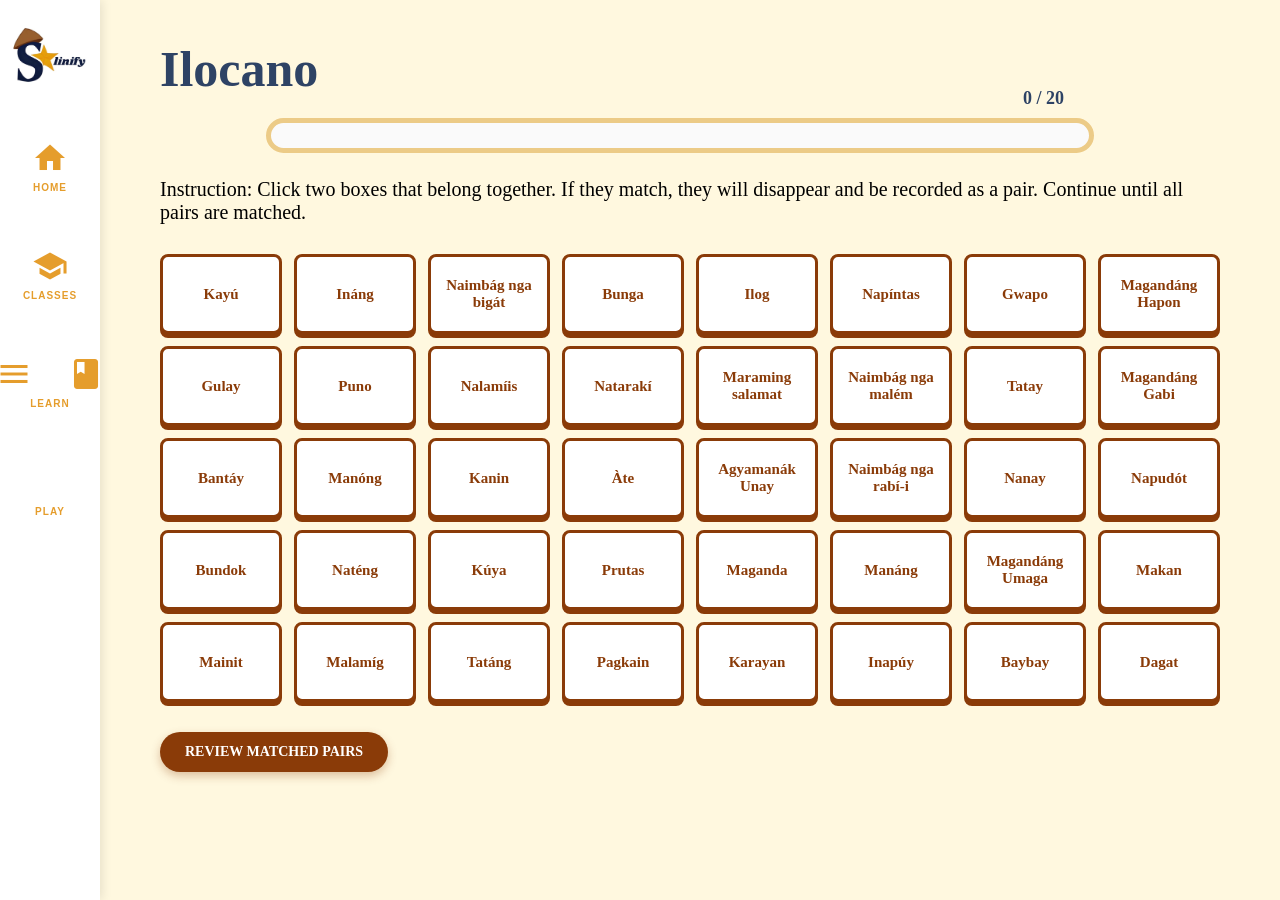
<file: pages/Game_Matchingtype.html>
<!DOCTYPE html>
<html lang="en">
<head>
  <meta charset="UTF-8">
  <title>Matching Game - Ilocano</title>
  <link href="https://fonts.googleapis.com/icon?family=Material+Icons" rel="stylesheet">
  <style>
    * {
      margin: 0;
      padding: 0;
      box-sizing: border-box;
      font-family: Georgia, serif;
    }

    html, body {
      height: 100%;
      width: 100%;
      font-family: Arial, Helvetica, sans-serif;
      background-color: #FFF8DF;
      overflow-x: hidden;
    }

    .container {
      display: flex;
      min-height: 100vh;
      width: 100%;
      background-color: #FFF8DF;
    }

    /* Sidebar - Preserved Layout */
    .sidebar {
      width: 100px;
      height: 100vh;
      background: #ffffff;
      box-shadow: 2px 0 10px rgba(0, 0, 0, 0.1);
      display: flex;
      flex-direction: column;
      align-items: center;
      padding: 20px 15px;
      gap: 20px;
      position: fixed;
      left: 0;
      top: 0;
      z-index: 100;
    }

    .sidebar ul {
      list-style: none;
      padding: 0;
      margin-top: 20px;
      width: 100%;
    }

    .sidebar ul li {
      width: 100%;
      margin-bottom: 35px;
      text-align: center;
    }

    /* Link and Icon Styling */
    .sidebar ul li a {
      color: #e59d2c;
      text-decoration: none;
      display: flex;
      flex-direction: column;
      align-items: center;
      gap: 6px;
      padding: 10px 0;
      border-radius: 12px;
      transition: all 0.3s cubic-bezier(0.4, 0, 0.2, 1);
    }

    /* Hover Effects */
    .sidebar ul li a:hover {
      transform: scale(1.15);
      background-color: #fff8df;
      color: #8a3b08;
    }

    .sidebar ul li a .material-icons {
      font-size: 36px;
      transition: transform 0.3s ease;
    }

    .sidebar ul li a:hover .material-icons {
      transform: rotate(-5deg);
    }

    .icon {
      width: 80px;
      height: 70px;
      display: flex;
      align-items: center;
      justify-content: center;
      cursor: pointer;
    }

    .icon img {
      max-width: 100%;
      max-height: 100%;
      object-fit: contain;
    }

    .nav-label {
      font-size: 10px;
      font-weight: bold;
      text-transform: uppercase;
      font-family: "Georgia", sans-serif;
      letter-spacing: 1px;
    }

    /* Panel and Title */
    .panel {
      background: #FFF8DF;
      flex: 1;
      padding: 40px;
      margin: 20px;
      display: flex;
      flex-direction: column;
      position: relative;
      margin-left: 120px;
    }

    .Ilocano {
      font-family: 'bright demo', serif;
      font-size: 50px;
      color: #2e4365;
      font-weight: bold;
      position: relative;
      top: -20px;
    }

    /* Progress and Points */
    .progress-container {
      display: flex;
      align-items: center;
      justify-content: space-between;
      width: 80%;
      margin: 0 auto 25px auto;
      position: relative;
    }

    .progress {
      flex: 1;
      height: 35px;
      background: #FAFAFA;
      border-radius: 20px;
      overflow: hidden;
      border: 5px solid #eccb87;
      margin-right: 20px;
    }

    .progress-bar {
      height: 100%;
      border-radius: 25px;
      width: 0%;
      background: #8A3B08;
      transition: width 0.3s ease;
    }

    .points {
      position: absolute;
      font-weight: bold;
      color: #2e4365;
      font-size: 18px;
      top: -30px;
      right: 50px;
    }

    .plus-one {
      position: absolute;
      right: 90px;
      top: -10px;
      font-size: 20px;
      color: #27ae60;
      animation: floatUp 1s ease forwards;
    }

    @keyframes floatUp {
      0% { opacity: 1; transform: translateY(0); }
      100% { opacity: 0; transform: translateY(-30px); }
    }

    .instruction {
      font-family: Georgia;
      font-size: 20px;
      color: #000000;
    }

    /* 8 Column x 5 Row Grid Layout */
    .word-boxes {
      display: grid;
      grid-template-columns: repeat(8, 1fr);
      grid-template-rows: repeat(5, auto);
      gap: 12px;
      margin: 30px 0;
    }

    /* Updated Word Box: White with Brown Border */
    .word-box {
      background: #ffffff;
      border: 3px solid #8A3B08;
      border-radius: 8px;
      padding: 10px 4px;
      text-align: center;
      cursor: pointer;
      display: flex;
      align-items: center;
      justify-content: center;
      font-size: 15px;
      font-weight: bold;
      color: #8A3B08;
      box-shadow: 0 4px 0px #8A3B08;
      transition: all 0.2s ease;
      min-height: 80px;
      word-wrap: break-word;
    }

    .word-box:hover {
      background: #fdfae5;
      transform: translateY(-2px);
      box-shadow: 0 6px 0px #8A3B08;
    }

    .word-box.matched {
      visibility: hidden;
    }

    .shake {
      animation: shake 0.4s;
      background: #ff7675 !important;
      color: white !important;
      border-color: #d63031 !important;
    }

    @keyframes shake {
      0%, 100% { transform: translateX(0); }
      25% { transform: translateX(-5px); }
      75% { transform: translateX(5px); }
    }

    /* Action Bar (Removed Nav Buttons) */
    .action-bar {
      display: flex;
      justify-content: flex-start;
      margin-bottom: 20px;
    }

    .pair-btn {
      background: #8A3B08;
      color: #fff;
      font-weight: bold;
      text-transform: uppercase;
      padding: 12px 25px;
      border-radius: 50px;
      cursor: pointer;
      font-size: 14px;
      border: none;
      box-shadow: 0 4px 10px rgba(138, 59, 8, 0.3);
      transition: all 0.2s;
    }

    .pair-btn:hover { background: #a3480c; transform: scale(1.05); }

    /* Container for Matched Pairs (Brownish Border Visibility) */
    .pair-words {
      background: #ffffff;
      border: 3px solid #8A3B08;
      border-radius: 12px;
      padding: 25px;
      display: none;
      flex-wrap: wrap;
      gap: 10px;
      justify-content: center;
      margin-top: 10px;
      margin-bottom: 50px;
      box-shadow: 0 4px 15px rgba(0,0,0,0.05);
      animation: slideDown 0.4s ease forwards;
    }

    @keyframes slideDown {
      from { opacity: 0; transform: translateY(-10px); }
      to { opacity: 1; transform: translateY(0); }
    }

    .pair {
      background: #fcf1cc;
      padding: 8px 15px;
      border-radius: 20px;
      font-size: 13px;
      color: #8A3B08;
      font-weight: bold;
      border: 1px solid #eccb87;
    }

    /* Enhanced Congrats Screen from Kapampangan version */
    /* Enhanced Congrats Screen from Kapampangan version */
    #congratsScreen {
      position: fixed;
      top: 0;
      left: 100px;
      width: calc(100vw - 100px);
      height: 100vh;
      display: none;
      align-items: center;
      justify-content: center;
      background-color: #fff8df;
      z-index: 1000;
    }

    .congrats {
      position: relative;
      display: flex;
      align-items: center;
      justify-content: center;
      height: 100%;
      flex-direction: column;
      gap: 30px;
    }

    .card {
      width: 750px;
      height: auto;
      padding: 40px 20px;
      background-color: #ffffff;
      box-shadow: 0 4px 8px rgba(0, 0, 0, 0.2);
      border-radius: 25px;
      display: flex;
      flex-direction: column;
      align-items: center;
      justify-content: center;
      gap: 20px;
      position: relative;
      overflow: hidden;
      text-align: center;
    }

    .card-gif {
      position: absolute;
      width: 100%;
      height: 100%;
      object-fit: cover;
      z-index: 1;
    }

    .card-img {
      height: 200px;
      z-index: 2;
    }

    .card p {
      z-index: 2;
      position: relative;
      font-size: 24px;
    }

    .card h1 {
      font-size: 50px;
      color: #2e4365;
      z-index: 2;
      margin: 0;
    }

    .button-group {
      display: flex;
      gap: 20px;
      justify-content: center;
      z-index: 2;
    }

    .button {
      background-color: #2e4365;
      width: 130px;
      height: 45px;
      border-radius: 15px;
      display: flex;
      align-items: center;
      justify-content: center;
      cursor: pointer;
      transition: background 0.2s;
    }

    .button:hover {
      background-color: #8c3b06;
    }

    .button p {
      color: #fff;
      font-weight: bold;
      margin: 0;
    }

    #congratsScreen::before {
    content: "";
    position: absolute;
    top: 0;
    left: 0;
    width: 100%;
    height: 100%;
    background-image: url('../assets/images/green1.png');
    background-size: cover;
    background-position: center;
    opacity: 0.3;
    z-index: -1;
  }

  /* Score styling */
  #finalScore {
    font-size: 32px;
    color: #8c3b06;
    font-weight: bold;
    z-index: 2;
    margin: 0;
  }

  /* Brown restart button */
  .restart-btn {
    background-color: #8c3b06;
  }

  </style>
</head>
<body>
  <div class="container">
    <div class="sidebar">
      <div class="icon"><img src="../assets/images/salinify.png" alt="Salin Icon"></div>
      <ul>
        <li><a href="home.html"><span class="material-icons">home</span><span class="nav-label">Home</span></a></li>
        <li><a href="classes.html"><span class="material-icons">school</span><span class="nav-label">Classes</span></a></li>
        <li><a href="learn-ui.html"><span class="material-icons">menu_book</span><span class="nav-label">Learn</span></a></li>
        <li><a href="play-ui.html"><span class="material-icons">sports_esports</span><span class="nav-label">Play</span></a></li>
      </ul>
    </div>

    <div class="panel">
      <div class="Ilocano">Ilocano</div>

      <div class="progress-container">
        <div class="progress"><div class="progress-bar" id="progress"></div></div>
        <div class="points" id="points">0 / 20</div>
      </div>

      <div class="instruction">Instruction: Click two boxes that belong together. If they match, they will disappear and be recorded as a pair. Continue until all pairs are matched.</div>

      <div class="word-boxes" id="wordBoxes">
        <div class="word-box" data-pair="20">Ilog</div>
        <div class="word-box" data-pair="3">Manáng</div>
        <div class="word-box" data-pair="16">Prutas</div>
        <div class="word-box" data-pair="8">Malamíg</div>
        <div class="word-box" data-pair="14">Inapúy</div>
        <div class="word-box" data-pair="15">Naténg</div>
        <div class="word-box" data-pair="18">Dagat</div>
        <div class="word-box" data-pair="15">Gulay</div>
        <div class="word-box" data-pair="4">Manóng</div>
        <div class="word-box" data-pair="6">Gwapo</div>
        <div class="word-box" data-pair="10">Naimbág nga malém</div>
        <div class="word-box" data-pair="3">Àte</div>
        <div class="word-box" data-pair="6">Natarakí</div>
        <div class="word-box" data-pair="5">Maganda</div>
        <div class="word-box" data-pair="11">Magandáng Gabi</div>
        <div class="word-box" data-pair="5">Napíntas</div>
        <div class="word-box" data-pair="17">Bantáy</div>
        <div class="word-box" data-pair="4">Kúya</div>
        <div class="word-box" data-pair="7">Napudót</div>
        <div class="word-box" data-pair="18">Baybay</div>
        <div class="word-box" data-pair="11">Naimbág nga rabí-i</div>
        <div class="word-box" data-pair="13">Pagkain</div>
        <div class="word-box" data-pair="9">Magandáng Umaga</div>
        <div class="word-box" data-pair="8">Nalamíis</div>
        <div class="word-box" data-pair="13">Makan</div>
        <div class="word-box" data-pair="2">Tatáng</div>
        <div class="word-box" data-pair="12">Maraming salamat</div>
        <div class="word-box" data-pair="9">Naimbág nga bigát</div>
        <div class="word-box" data-pair="20">Karayan</div>
        <div class="word-box" data-pair="14">Kanin</div>
        <div class="word-box" data-pair="7">Mainit</div>
        <div class="word-box" data-pair="1">Nanay</div>
        <div class="word-box" data-pair="16">Bunga</div>
        <div class="word-box" data-pair="12">Agyamanák Unay</div>
        <div class="word-box" data-pair="10">Magandáng Hapon</div>
        <div class="word-box" data-pair="1">Ináng</div>
        <div class="word-box" data-pair="19">Kayú</div>
        <div class="word-box" data-pair="2">Tatay</div>
        <div class="word-box" data-pair="17">Bundok</div>
        <div class="word-box" data-pair="19">Puno</div>
      </div>

      <div class="action-bar">
        <button class="pair-btn" id="showPairs">Review Matched Pairs</button>
      </div>

      <div class="pair-words" id="pairWords"></div>
    </div>
  </div>

  <!-- Enhanced Congratulations Screen -->
  <div id="congratsScreen">
    <div class="congrats">
      <div class="card">
        <img src="../assets/images/confetti.gif" class="card-gif" />
        <img src="../assets/images/sali_congrats.png" class="card-img" />
      <h1>Congratulations!</h1>
      <p id="finalScore">Score: 0 / 20</p>
      <p>You did a great job mastering Ilocano word pairs!</p>
      </div>
      <audio id="congratsSound" src="../assets/audio/congrats.mp3" preload="auto"></audio>
      <div class="button-group">
        <div class="button" onclick="restartGame()">
          <p>Restart</p>
        </div>
        <div class="button done-btn" onclick="nextGame()">
          <p>Back</p>
        </div>
      </div>
    </div>
  </div>

  <script>
  const wordBoxesContainer = document.getElementById('wordBoxes');
  let boxes = [];
  const pairWords = document.getElementById('pairWords');
  const progressBar = document.getElementById('progress');
  const showPairsBtn = document.getElementById('showPairs');
  const pointsDisplay = document.getElementById('points');
  const correctSound = new Audio('../assets/audio/correct.mp3');
  const wrongSound = new Audio('../assets/audio/wrong.mp3');
  const congratsSound = document.getElementById("congratsSound");

  let selected = [];
  let correctPairs = 0;
  let storedPairs = [];
  let points = 0;
  let gameCompleted = false;

  function shuffleArray(array) {
    const shuffled = [...array];
    for (let i = shuffled.length - 1; i > 0; i--) {
      const j = Math.floor(Math.random() * (i + 1));
      [shuffled[i], shuffled[j]] = [shuffled[j], shuffled[i]];
    }
    return shuffled;
  }

  function resetAndShuffleBoxes() {
    const allBoxes = document.querySelectorAll('.word-box');
    allBoxes.forEach(box => {
      box.classList.remove('matched', 'shake');
      box.style.background = '#ffffff';
    });

    const boxesArray = Array.from(document.querySelectorAll('.word-box'));
    const shuffledBoxes = shuffleArray(boxesArray);

    wordBoxesContainer.innerHTML = '';
    shuffledBoxes.forEach(box => {
      wordBoxesContainer.appendChild(box);
    });
  
    boxes = Array.from(document.querySelectorAll('.word-box'));
    
    attachClickListeners();
  }

  function attachClickListeners() {
    boxes.forEach(box => {
      box.removeEventListener('click', handleBoxClick); 
    });
    
    boxes.forEach(box => {
      box.addEventListener('click', handleBoxClick);
    });
  }

  function handleBoxClick(e) {
    const box = e.currentTarget;
    if (box.classList.contains('matched') || gameCompleted || selected.includes(box)) return;
    
    selected.push(box);
    box.style.background = '#e3d6ad';

    if (selected.length === 2) {
      const [f, s] = selected;
      if (f.dataset.pair === s.dataset.pair && f !== s) {
        playCorrectSound();
        storedPairs.push(`${f.textContent} ↔ ${s.textContent}`);
        f.classList.add('matched');
        s.classList.add('matched');
        correctPairs++;
        points++;
        pointsDisplay.textContent = `${points} / 20`;
        progressBar.style.width = `${(correctPairs / 20) * 100}%`;
        showPlusOne();
        if (correctPairs === 20) {
          gameCompleted = true;
          setTimeout(() => showCongrats(), 800);
        }
      } else {
        playWrongSound();
        f.classList.add('shake');
        s.classList.add('shake');
        setTimeout(() => {
          f.classList.remove('shake');
          s.classList.remove('shake');
          f.style.background = '#ffffff';
          s.style.background = '#ffffff';
        }, 500);
      }
      selected = [];
    }
  }

  function playWrongSound() {
    wrongSound.currentTime = 0;
    wrongSound.play().catch(e => console.log("Wrong sound failed:", e));
  }

  function playCorrectSound() {
    correctSound.currentTime = 0;
    correctSound.play().catch(e => console.log("Correct sound failed:", e));
  }

  function showPlusOne() {
    const existing = pointsDisplay.parentNode.querySelector('.plus-one');
    if (existing) existing.remove();
    const p1 = document.createElement('span');
    p1.className = 'plus-one';
    p1.textContent = '+1';
    pointsDisplay.parentNode.appendChild(p1);
    setTimeout(() => p1.remove(), 1000);
  }

function showCongrats() {
  const screen = document.getElementById("congratsScreen");
  const finalScoreText = document.getElementById("finalScore");

  finalScoreText.innerText = `Score: ${points} / 20`;

  screen.style.display = "flex";
  congratsSound.play().catch(e => console.log("Congrats sound failed:", e));
}

  function restartGame() {
    selected = [];
    correctPairs = 0;
    storedPairs = [];
    points = 0;
    gameCompleted = false;

    pointsDisplay.textContent = `0 / 20`;
    progressBar.style.width = `0%`;
    pairWords.innerHTML = "";
    pairWords.style.display = "none";
    document.getElementById("congratsScreen").style.display = "none";

    resetAndShuffleBoxes();
  }

  function nextGame() {
    localStorage.removeItem('startedSecondGame');
    document.querySelector('.container').style.opacity = '0';
    setTimeout(() => {
      window.location.href = "play-ui.html";
    }, 300);
  }

  showPairsBtn.addEventListener('click', () => {
    if (pairWords.style.display === "flex") {
      pairWords.style.display = "none";
    } else {
      pairWords.innerHTML = "";
      if (storedPairs.length === 0) {
        pairWords.innerHTML = "<p style='color:#8A3B08;'>No matches yet! Keep playing.</p>";
      } else {
        storedPairs.forEach(p => {
          const d = document.createElement('div');
          d.className = 'pair';
          d.textContent = p;
          pairWords.appendChild(d);
        });
      }
      pairWords.style.display = "flex";
    }
  });

  document.addEventListener("DOMContentLoaded", function () {
    resetAndShuffleBoxes();

    const navLinks = document.querySelectorAll('.sidebar ul li a');
    navLinks.forEach(link => {
      link.addEventListener("click", function (e) {
        e.preventDefault();
        const targetUrl = this.getAttribute('href');
        document.querySelector('.container').style.opacity = '0';
        setTimeout(() => {
          window.location.href = targetUrl;
        }, 300);
      });
    });
  });
</script>
</body>
</html>
</file>
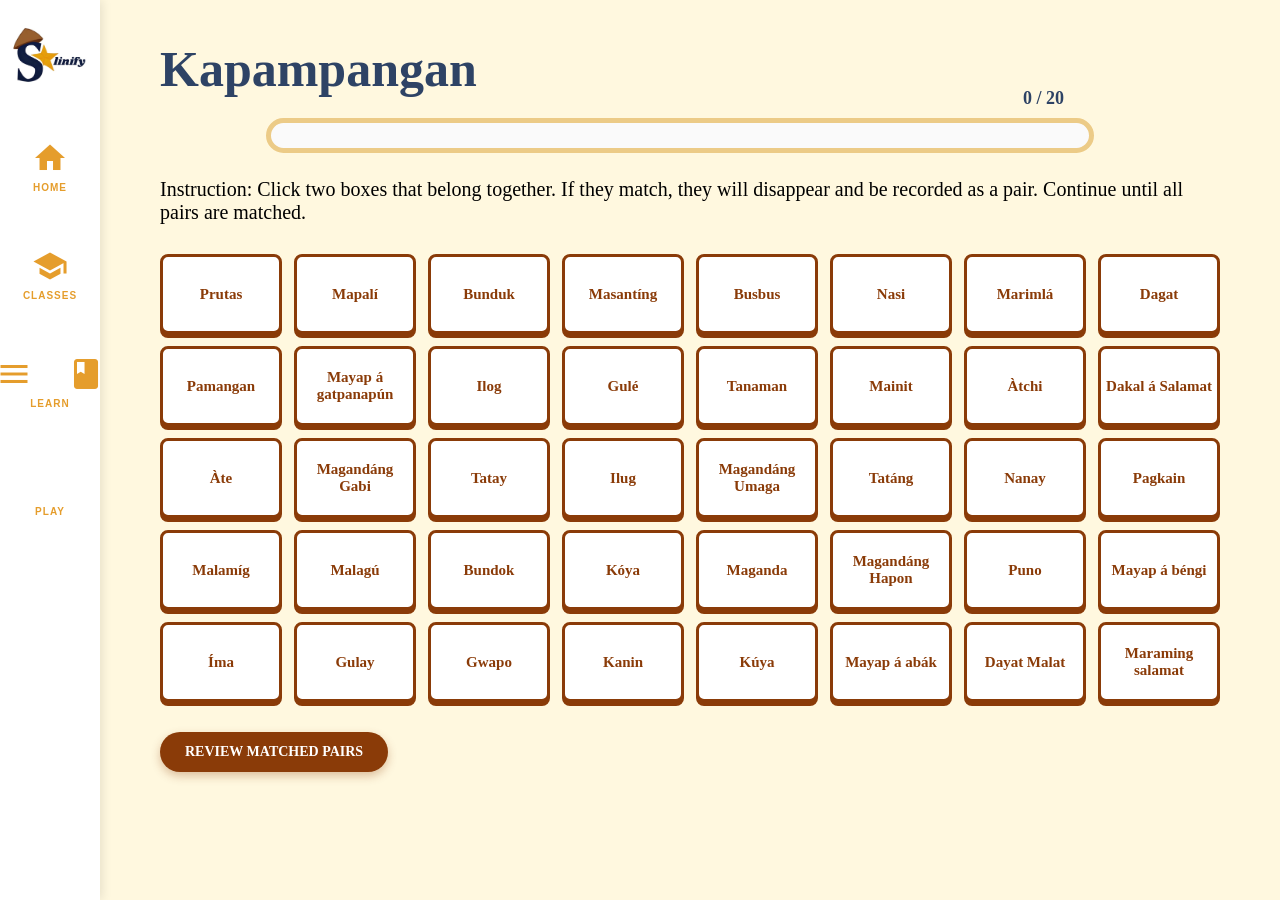
<file: pages/Game_Matchingtype_Kapampangan.html>
<!DOCTYPE html>
<html lang="en">
<head>
  <meta charset="UTF-8">
  <title>Matching Game - Ilocano</title>
  <link href="https://fonts.googleapis.com/icon?family=Material+Icons" rel="stylesheet">
  <style>
    * {
      margin: 0;
      padding: 0;
      box-sizing: border-box;
      font-family: Georgia, serif;
    }

    html, body {
      height: 100%;
      width: 100%;
      font-family: Arial, Helvetica, sans-serif;
      background-color: #FFF8DF;
      overflow-x: hidden;
    }

    .container {
      display: flex;
      min-height: 100vh;
      width: 100%;
      background-color: #FFF8DF;
    }

    /* Sidebar */
    .sidebar {
      width: 100px;
      height: 100vh;
      background: #ffffff;
      box-shadow: 2px 0 10px rgba(0, 0, 0, 0.1);
      display: flex;
      flex-direction: column;
      align-items: center;
      padding: 20px 15px;
      gap: 20px;
      position: fixed;
      left: 0;
      top: 0;
      z-index: 100;
    }

    .sidebar ul {
      list-style: none;
      padding: 0;
      margin-top: 20px;
      width: 100%;
    }

    .sidebar ul li {
      width: 100%;
      margin-bottom: 35px;
      text-align: center;
    }

    .sidebar ul li a {
      color: #e59d2c;
      text-decoration: none;
      display: flex;
      flex-direction: column;
      align-items: center;
      gap: 6px;
      padding: 10px 0;
      border-radius: 12px;
      transition: all 0.3s cubic-bezier(0.4, 0, 0.2, 1);
    }

    .sidebar ul li a:hover {
      transform: scale(1.15);
      background-color: #fff8df;
      color: #8a3b08;
    }

    .sidebar ul li a .material-icons {
      font-size: 36px;
      transition: transform 0.3s ease;
    }

    .sidebar ul li a:hover .material-icons {
      transform: rotate(-5deg);
    }

    .icon {
      width: 80px;
      height: 70px;
      display: flex;
      align-items: center;
      justify-content: center;
      cursor: pointer;
    }

    .icon img {
      max-width: 100%;
      max-height: 100%;
      object-fit: contain;
    }

    .nav-label {
      font-size: 10px;
      font-weight: bold;
      text-transform: uppercase;
      font-family: "Georgia", sans-serif;
      letter-spacing: 1px;
    }

    /* Panel */
    .panel {
      background: #FFF8DF;
      flex: 1;
      padding: 40px;
      margin: 20px;
      display: flex;
      flex-direction: column;
      position: relative;
      margin-left: 120px;
    }

    .Ilocano {
      font-family: 'bright demo', serif;
      font-size: 50px;
      color: #2e4365;
      font-weight: bold;
      position: relative;
      top: -20px;
    }

    /* Progress and Points */
    .progress-container {
      display: flex;
      align-items: center;
      justify-content: space-between;
      width: 80%;
      margin: 0 auto 25px auto;
      position: relative;
    }

    .progress {
      flex: 1;
      height: 35px;
      background: #FAFAFA;
      border-radius: 20px;
      overflow: hidden;
      border: 5px solid #eccb87;
      margin-right: 20px;
    }

    .progress-bar {
      height: 100%;
      width: 0%;
      border-radius: 25px;
      background: #8A3B08;
      transition: width 0.3s ease;
    }

    .points {
      position: absolute;
      font-weight: bold;
      color: #2e4365;
      font-size: 18px;
      top: -30px;
      right: 50px;
    }

    .plus-one {
      position: absolute;
      right: 90px;
      top: -10px;
      font-size: 20px;
      color: #27ae60;
      animation: floatUp 1s ease forwards;
    }

    @keyframes floatUp {
      0% { opacity: 1; transform: translateY(0); }
      100% { opacity: 0; transform: translateY(-30px); }
    }

    .instruction {
      font-family: Georgia;
      font-size: 20px;
      color: #000000;
    }

    /* Grid Layout */
    .word-boxes {
      display: grid;
      grid-template-columns: repeat(8, 1fr);
      grid-template-rows: repeat(5, auto);
      gap: 12px;
      margin: 30px 0;
    }

    .word-box {
      background: #ffffff;
      border: 3px solid #8A3B08;
      border-radius: 8px;
      padding: 10px 4px;
      text-align: center;
      cursor: pointer;
      display: flex;
      align-items: center;
      justify-content: center;
      font-size: 15px;
      font-weight: bold;
      color: #8A3B08;
      box-shadow: 0 4px 0px #8A3B08;
      transition: all 0.2s ease;
      min-height: 80px;
      word-wrap: break-word;
    }

    .word-box:hover {
      background: #fdfae5;
      transform: translateY(-2px);
      box-shadow: 0 6px 0px #8A3B08;
    }

    .word-box.matched {
      visibility: hidden;
    }

    .shake {
      animation: shake 0.4s;
      background: #ff7675 !important;
      color: white !important;
      border-color: #d63031 !important;
    }

    @keyframes shake {
      0%, 100% { transform: translateX(0); }
      25% { transform: translateX(-5px); }
      75% { transform: translateX(5px); }
    }

    .action-bar {
      display: flex;
      justify-content: flex-start;
      margin-bottom: 20px;
    }

    .pair-btn {
      background: #8A3B08;
      color: #fff;
      font-weight: bold;
      text-transform: uppercase;
      padding: 12px 25px;
      border-radius: 50px;
      cursor: pointer;
      font-size: 14px;
      border: none;
      box-shadow: 0 4px 10px rgba(138, 59, 8, 0.3);
      transition: all 0.2s;
    }

    .pair-btn:hover { background: #a3480c; transform: scale(1.05); }

    .pair-words {
      background: #ffffff;
      border: 3px solid #8A3B08;
      border-radius: 12px;
      padding: 25px;
      display: none;
      flex-wrap: wrap;
      gap: 10px;
      justify-content: center;
      margin-top: 10px;
      margin-bottom: 50px;
      box-shadow: 0 4px 15px rgba(0,0,0,0.05);
      animation: slideDown 0.4s ease forwards;
    }

    @keyframes slideDown {
      from { opacity: 0; transform: translateY(-10px); }
      to { opacity: 1; transform: translateY(0); }
    }

    .pair {
      background: #fcf1cc;
      padding: 8px 15px;
      border-radius: 20px;
      font-size: 13px;
      color: #8A3B08;
      font-weight: bold;
      border: 1px solid #eccb87;
    }

    /* EXACT CONGRATS SCREEN FROM ILOCANO ANALOGY GAME */
    #congratsScreen {
      position: fixed;
      top: 0;
      left: 100px;
      width: calc(100vw - 100px);
      height: 100vh;
      display: none;
      align-items: center;
      justify-content: center;
      background-color: #fff8df;
      z-index: 1000;
    }

    #congratsScreen::before {
      content: "";
      position: absolute;
      top: 0;
      left: 0;
      width: 100%;
      height: 100%;
      background-image: url('../assets/images/green1.png');
      background-size: cover;
      background-position: center;
      opacity: 0.3;
      z-index: -1;
    }

    .congrats {
      position: relative;
      display: flex;
      align-items: center;
      justify-content: center;
      height: 100%;
      flex-direction: column;
      gap: 30px;
    }

    .card {
      width: 750px;
      height: auto;
      padding: 40px 20px;
      background-color: #ffffff;
      box-shadow: 0 4px 8px rgba(0, 0, 0, 0.2);
      border-radius: 25px;
      display: flex;
      flex-direction: column;
      align-items: center;
      justify-content: center;
      gap: 20px;
      position: relative;
      overflow: hidden;
      text-align: center;
    }

    .card-gif {
      position: absolute;
      width: 100%;
      height: 100%;
      object-fit: cover;
      z-index: 1;
    }

    .card-img {
      height: 200px;
      z-index: 2;
    }

    .card h1 {
      font-size: 50px;
      color: #2e4365;
      z-index: 2;
      margin: 0;
      font-family: 'bright demo', serif;
    }

    #finalScore {
      font-size: 32px;
      color: #8c3b06;
      font-weight: bold;
      z-index: 2;
      margin: 0;
    }

    .card p {
      z-index: 2;
      position: relative;
      font-size: 24px;
    }

    .button-group {
      display: flex;
      gap: 20px;
      justify-content: center;
      z-index: 2;
    }

    .button {
      background-color: #2e4365;
      width: 130px;
      height: 45px;
      border-radius: 15px;
      display: flex;
      align-items: center;
      justify-content: center;
      cursor: pointer;
      transition: background 0.2s;
    }

    .button:hover {
      background-color: #8c3b06;
    }

    .restart-btn {
      background-color: #8c3b06;
    }

    .button p {
      color: #fff;
      font-weight: bold;
      margin: 0;
    }

  </style>
</head>
<body>
  <div class="container">
    <div class="sidebar">
      <div class="icon"><img src="../assets/images/salinify.png" alt="Salin Icon"></div>
      <ul>
        <li><a href="home.html"><span class="material-icons">home</span><span class="nav-label">Home</span></a></li>
        <li><a href="classes.html"><span class="material-icons">school</span><span class="nav-label">Classes</span></a></li>
        <li><a href="learn-ui.html"><span class="material-icons">menu_book</span><span class="nav-label">Learn</span></a></li>
        <li><a href="play-ui.html"><span class="material-icons">sports_esports</span><span class="nav-label">Play</span></a></li>
      </ul>
    </div>

    <div class="panel">
      <div class="Ilocano">Kapampangan</div>

      <div class="progress-container">
        <div class="progress"><div class="progress-bar" id="progress"></div></div>
        <div class="points" id="points">0 / 20</div>
      </div>

      <div class="instruction">Instruction: Click two boxes that belong together. If they match, they will disappear and be recorded as a pair. Continue until all pairs are matched.</div>

      <div class="word-boxes" id="wordBoxes">
        <div class="word-box" data-pair="17">Bundok</div>
        <div class="word-box" data-pair="3">Àtchi</div>
        <div class="word-box" data-pair="3">Àte</div>
        <div class="word-box" data-pair="1">Íma</div>
        <div class="word-box" data-pair="5">Maganda</div>
        <div class="word-box" data-pair="19">Tanaman</div>
        <div class="word-box" data-pair="9">Mayap á abák</div>
        <div class="word-box" data-pair="19">Puno</div>
        <div class="word-box" data-pair="9">Magandáng Umaga</div>
        <div class="word-box" data-pair="2">Tatay</div>
        <div class="word-box" data-pair="6">Masantíng</div>
        <div class="word-box" data-pair="7">Mapalí</div>
        <div class="word-box" data-pair="7">Mainit</div>
        <div class="word-box" data-pair="16">Prutas</div>
        <div class="word-box" data-pair="14">Kanin</div>
        <div class="word-box" data-pair="11">Mayap á béngi</div>
        <div class="word-box" data-pair="15">Gulé</div>
        <div class="word-box" data-pair="1">Nanay</div>
        <div class="word-box" data-pair="18">Dayat Malat</div>
        <div class="word-box" data-pair="2">Tatáng</div>
        <div class="word-box" data-pair="10">Mayap á gatpanapún</div>
        <div class="word-box" data-pair="18">Dagat</div>
        <div class="word-box" data-pair="12">Maraming salamat</div>
        <div class="word-box" data-pair="10">Magandáng Hapon</div>
        <div class="word-box" data-pair="20">Ilug</div>
        <div class="word-box" data-pair="14">Nasi</div>
        <div class="word-box" data-pair="16">Busbus</div>
        <div class="word-box" data-pair="13">Pagkain</div>
        <div class="word-box" data-pair="11">Magandáng Gabi</div>
        <div class="word-box" data-pair="12">Dakal á Salamat</div>
        <div class="word-box" data-pair="20">Ilog</div>
        <div class="word-box" data-pair="4">Kóya</div>
        <div class="word-box" data-pair="8">Marimlá</div>
        <div class="word-box" data-pair="4">Kúya</div>
        <div class="word-box" data-pair="15">Gulay</div>
        <div class="word-box" data-pair="6">Gwapo</div>
        <div class="word-box" data-pair="5">Malagú</div>
        <div class="word-box" data-pair="8">Malamíg</div>
        <div class="word-box" data-pair="13">Pamangan</div>
        <div class="word-box" data-pair="17">Bunduk</div>
      </div>

      <div class="action-bar">
        <button class="pair-btn" id="showPairs">Review Matched Pairs</button>
      </div>

      <div class="pair-words" id="pairWords"></div>
    </div>
  </div>

  <div id="congratsScreen">
    <div class="congrats">
      <div class="card">
        <img src="../assets/images/confetti.gif" class="card-gif" />
        <img src="../assets/images/sali_congrats.png" class="card-img" />
        <h1>Congratulations!</h1>
        <p id="finalScore">Score: 0 / 20</p>
        <p>You did a great job on this game!</p>
      </div>

      <audio id="congratsSound" src="../assets/audio/congrats.mp3" preload="auto"></audio>

      <div class="button-group">
        <div class="button restart-btn" onclick="restartGame()">
          <p>Restart</p>
        </div>
        <div class="button" onclick="nextGame()">
          <p>Back</p>
        </div>
      </div>
    </div>
  </div>

  <script>
  const wordBoxesContainer = document.getElementById('wordBoxes');
  let boxes = [];
  const pairWords = document.getElementById('pairWords');
  const progressBar = document.getElementById('progress');
  const showPairsBtn = document.getElementById('showPairs');
  const pointsDisplay = document.getElementById('points');
  const correctSound = new Audio('../assets/audio/correct.mp3');
  const wrongSound = new Audio('../assets/audio/wrong.mp3');
  const congratsSound = document.getElementById("congratsSound");

  let selected = [];
  let correctPairs = 0;
  let storedPairs = [];
  let points = 0;
  let gameCompleted = false;

  function shuffleArray(array) {
    const shuffled = [...array];
    for (let i = shuffled.length - 1; i > 0; i--) {
      const j = Math.floor(Math.random() * (i + 1));
      [shuffled[i], shuffled[j]] = [shuffled[j], shuffled[i]];
    }
    return shuffled;
  }

  function resetAndShuffleBoxes() {
    const allBoxes = document.querySelectorAll('.word-box');
    allBoxes.forEach(box => {
      box.classList.remove('matched', 'shake');
      box.style.background = '#ffffff';
    });

    const boxesArray = Array.from(document.querySelectorAll('.word-box'));
    const shuffledBoxes = shuffleArray(boxesArray);

    wordBoxesContainer.innerHTML = '';
    shuffledBoxes.forEach(box => {
      wordBoxesContainer.appendChild(box);
    });
  
    boxes = Array.from(document.querySelectorAll('.word-box'));
    attachClickListeners();
  }

  function attachClickListeners() {
    boxes.forEach(box => {
      box.removeEventListener('click', handleBoxClick); 
      box.addEventListener('click', handleBoxClick);
    });
  }

  function handleBoxClick(e) {
    const box = e.currentTarget;
    if (box.classList.contains('matched') || gameCompleted || selected.includes(box)) return;
    
    selected.push(box);
    box.style.background = '#e3d6ad';

    if (selected.length === 2) {
      const [f, s] = selected;
      if (f.dataset.pair === s.dataset.pair && f !== s) {
        playCorrectSound();
        storedPairs.push(`${f.textContent} ↔ ${s.textContent}`);
        f.classList.add('matched');
        s.classList.add('matched');
        correctPairs++;
        points++;
        pointsDisplay.textContent = `${points} / 20`;
        progressBar.style.width = `${(correctPairs / 20) * 100}%`;
        showPlusOne();
        if (correctPairs === 20) {
          gameCompleted = true;
          setTimeout(() => showCongrats(), 800);
        }
      } else {
        playWrongSound();
        f.classList.add('shake');
        s.classList.add('shake');
        setTimeout(() => {
          f.classList.remove('shake');
          s.classList.remove('shake');
          f.style.background = '#ffffff';
          s.style.background = '#ffffff';
        }, 500);
      }
      selected = [];
    }
  }

  function playWrongSound() {
    wrongSound.currentTime = 0;
    wrongSound.play().catch(e => console.log(e));
  }

  function playCorrectSound() {
    correctSound.currentTime = 0;
    correctSound.play().catch(e => console.log(e));
  }

  function showPlusOne() {
    const existing = pointsDisplay.parentNode.querySelector('.plus-one');
    if (existing) existing.remove();
    const p1 = document.createElement('span');
    p1.className = 'plus-one';
    p1.textContent = '+1';
    pointsDisplay.parentNode.appendChild(p1);
    setTimeout(() => p1.remove(), 1000);
  }

  function showCongrats() {
    const screen = document.getElementById("congratsScreen");
    const finalScoreText = document.getElementById("finalScore");
    finalScoreText.innerText = `Score: ${points} / 20`;
    screen.style.display = "flex";
    congratsSound.play().catch(e => console.log(e));
  }

  function restartGame() {
    selected = [];
    correctPairs = 0;
    storedPairs = [];
    points = 0;
    gameCompleted = false;
    pointsDisplay.textContent = `0 / 20`;
    progressBar.style.width = `0%`;
    pairWords.innerHTML = "";
    pairWords.style.display = "none";
    document.getElementById("congratsScreen").style.display = "none";
    resetAndShuffleBoxes();
  }

  function nextGame() {
    document.querySelector('.container').style.opacity = '0';
    setTimeout(() => {
      window.location.href = "play-ui.html";
    }, 300);
  }

  showPairsBtn.addEventListener('click', () => {
    if (pairWords.style.display === "flex") {
      pairWords.style.display = "none";
    } else {
      pairWords.innerHTML = "";
      if (storedPairs.length === 0) {
        pairWords.innerHTML = "<p style='color:#8A3B08;'>No matches yet! Keep playing.</p>";
      } else {
        storedPairs.forEach(p => {
          const d = document.createElement('div');
          d.className = 'pair';
          d.textContent = p;
          pairWords.appendChild(d);
        });
      }
      pairWords.style.display = "flex";
    }
  });

  document.addEventListener("DOMContentLoaded", function () {
    resetAndShuffleBoxes();
    const navLinks = document.querySelectorAll('.sidebar ul li a');
    navLinks.forEach(link => {
      link.addEventListener("click", function (e) {
        e.preventDefault();
        const targetUrl = this.getAttribute('href');
        document.querySelector('.container').style.opacity = '0';
        setTimeout(() => { window.location.href = targetUrl; }, 300);
      });
    });
  });
</script>
</body>
</html>
</file>
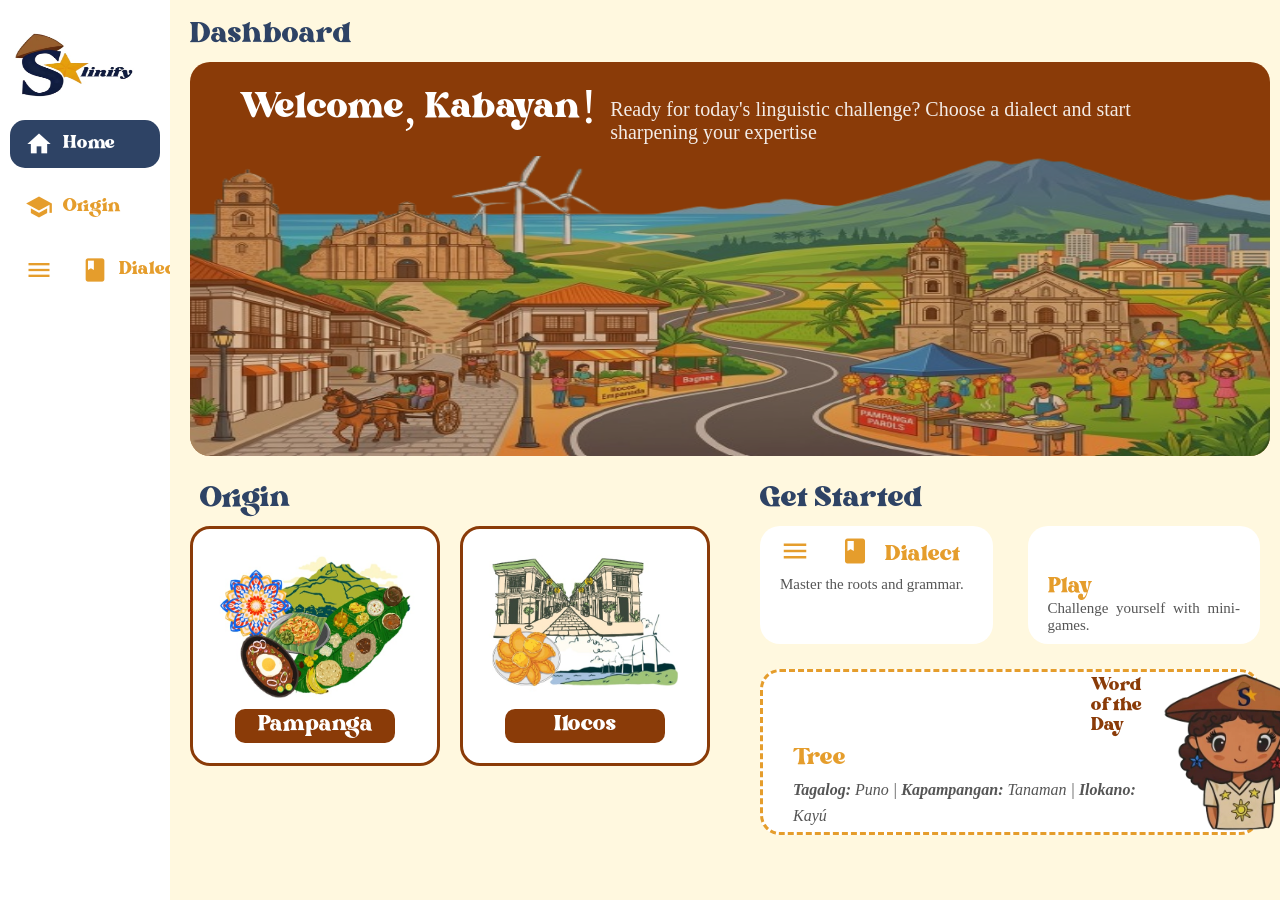
<file: pages/home.html>
<!DOCTYPE html>
<html lang="en">

<head>
    <meta charset="UTF-8">
    <meta name="viewport" content="width=device-width, initial-scale=1.0">
    <link href="https://fonts.googleapis.com/icon?family=Material+Icons" rel="stylesheet">
    <link rel="stylesheet" href="../css/style.css">
</head>

<body>
    <div class="homepage">
        <div class="nav">
            <div class="nav-container">
                <ul>
                    <img src="../assets/images/salinify.png" alt="salinify">
                    <li><a href="#home"><span class="material-icons">home</span> Home </a></li>
                    <li><a href="classes.html"><span class="material-icons">school</span> Origin </a> </li>

                    <li class="has-subnav">
                        <a href="javascript:void(0)" id="learnToggle">
                            <span class="material-icons">menu_book</span>Dialect
                        </a>
                        <ul class="subnav" id="learnSubnav">
                            <li><a href="clickable+flashcard-pampanga.html">Kapampangan</a></li>
                            <li><a href="clickable+flashcard-ilocos.html">Ilocano</a></li>
                        </ul>
                    </li>
                    <li><a href="play-ui.html"><span class="material-icons">sports_esports</span> Play </a> </li>
                </ul>
            </div>
        </div>
        <div class="content">
            <div class="h1"> Dashboard </div>
            <div class="dashboard">
                <div class="dashboard-text">
                    <div class="hi">Welcome, Kabayan!</div>
                    <p>Ready for today's linguistic challenge? Choose a dialect and start sharpening your expertise</p>
                </div>
                <img src="../assets/images/dashboard.png" alt="Dashboard Visual">
            </div>
            <br>
            <div class="cl-gs-container">
                <div class="container-1">
                    <div class="h1"> Origin </div>
                    <div class="class-container">
                        <div class="class-card">
                            <img src="../assets/images/pampanga.png" alt="Pampanga">
                            <div class="class-sub">
                                <a href="classes.html#pampanga">Pampanga</a>
                            </div>
                        </div>

                        <div class="class-card">
                            <img src="../assets/images/ilocos.png" alt="Ilocos">
                            <div class="class-sub">
                                <a href="classes.html#ilocos"> Ilocos </a>
                            </div>
                        </div>
                    </div>
                </div>

                <div class="container-1">
                    <div class="h1"> Get Started </div>
                    <div class="gs-card-row">
                        <div class="gs-card">
                            <div class="gs-title">
                                <a href="learn-ui.html"><span class="material-icons">menu_book</span> Dialect </a>
                            </div>
                            <div class="gs-p"> Master the roots and grammar. </div>
                        </div>

                        <div class="gs-card">
                            <div class="gs-title">
                                <a href="play-ui.html"><span class="material-icons">sports_esports</span> Play </a>
                            </div>
                            <div class="gs-p"> Challenge yourself with mini-games. </div>
                        </div>
                    </div>

                    <div class="wotd-card">
                        <div class="wotd-info">
                            <div class="wotd-header">
                                <span class="material-icons">auto_awesome</span> Word of the Day
                            </div>
                            <div class="wotd-word" id="wotd-title">Salin</div>
                            <div class="wotd-def" id="wotd-definition">To translate or pour.</div>
                        </div>
                        <img src="../assets/images/salin.png" alt="salin">
                    </div>
                </div>
            </div>
        </div>
    </div>

    <div id="dashboardModal" class="modal-overlay">
        <div class="mac-window">
            <div class="mac-header">
                <div class="mac-buttons">
                    <span class="dot red"></span>
                    <span class="dot yellow"></span>
                    <span class="dot green"></span>
                </div>
                <div class="mac-title" id="modalDynamicTitle">Kapampangan Info</div>
                <div class="close-x" id="closeModal">✖</div>
            </div>

            <div class="mac-content">
                <div id="tab-kap" class="dialect-tab active">
                    <div class="tab-grid">
                        <div class="tab-left">
                            <img src="../assets/images/pampanga_pop.png" alt="Kapampangan Visual">
                        </div>
                        <div class="tab-right scrollable-info">
                            <h3>Kapampangan</h3>
                            <ul>
                                <li>🗣️ Austronesian language spoken in the Philippines</li>
                                <li>💬 Known for rich and expressive vocabulary</li>
                                <li>🎧 Has a smooth and melodic sound</li>
                                <li>✍️ Uses unique words not commonly found</li>
                                <li>📚 Often used in storytelling and media</li>
                                <li>🔤 Words may sound different from Tagalog</li>
                                <li>💡 One of the older native languages</li>
                            </ul>
                            <button class="learn-more-btn"
                                onclick="window.location.href='classes.html#pampanga'">Learn
                                More</button>
                        </div>
                    </div>
                </div>

                <div id="tab-ilo" class="dialect-tab">
                    <div class="tab-grid">
                        <div class="tab-left">
                            <img src="../assets/images/ilocos_pop.png" alt="Ilocano Visual">
                        </div>
                        <div class="tab-right scrollable-info">
                            <h3>Ilocano</h3>
                            <ul>
                                <li>🗣️ Austronesian language widely used</li>
                                <li>💬 Known for direct and practical expressions</li>
                                <li>🎧 Has a strong and firm pronunciation</li>
                                <li>✍️ Shares similarities with northern dialects</li>
                                <li>📚 Used in daily communication</li>
                                <li>🔤 Easier to recognize for beginners</li>
                                <li>💡 One of the most widely spoken</li>
                            </ul>
                            <button class="learn-more-btn"
                                onclick="window.location.href='classes.html#ilocos'">Learn
                                More</button>
                        </div>
                    </div>
                </div>
            </div>

            <div class="mac-footer-nav">
                <button class="nav-dot-btn kap-btn" onclick="switchTab('kap')">KAPAMPANGAN</button>
                <button class="nav-dot-btn ilo-btn active" onclick="switchTab('ilo')"
                    style="margin-left: auto;">ILOCANO</button>
            </div>
        </div>
    </div>

    <script>
        document.addEventListener("DOMContentLoaded", function () {
            const homepage = document.querySelector(".homepage");
            const classSection = document.getElementById("classes");
            const navLinks = document.querySelectorAll('.nav a');

            if (homepage) {
                setTimeout(() => {
                    homepage.classList.add("show");
                    updateActiveNav();
                }, 100);
            }

            function setupToggle() {
                const learnBtn = document.getElementById("learnToggle");
                const learnSubnav = document.getElementById("learnSubnav");

                if (learnBtn && learnSubnav) {
                    learnBtn.addEventListener("click", function (e) {
                        e.preventDefault();
                        e.stopPropagation();
                        learnSubnav.classList.toggle("show-menu");
                        const isOpen = learnSubnav.classList.contains("show-menu");
                        learnBtn.classList.toggle("active", isOpen);
                    });
                }

                document.addEventListener("click", function (e) {
                    if (learnSubnav && learnSubnav.classList.contains("show-menu")) {
                        if (!learnBtn.contains(e.target) && !learnSubnav.contains(e.target)) {
                            learnSubnav.classList.remove("show-menu");
                            learnBtn.classList.remove("active");
                        }
                    }
                });
            }
            setupToggle();

            // Word of the Day Logic
            const dictionary = [
                { eng: "Mother", tag: "Nanay", kap: "Íma", ilo: "Inán" },
                { eng: "Father", tag: "Tatay", kap: "Tatáng", ilo: "Amá" },
                { eng: "Older sister", tag: "Àte", kap: "Àtchi", ilo: "Manáng" },
                { eng: "Older brother", tag: "Kúya", kap: "Kóya", ilo: "Manóng" },
                { eng: "Beautiful", tag: "Maganda", kap: "Malagú", ilo: "Napíntas" },
                { eng: "Handsome", tag: "Gwapo", kap: "Masantíng", ilo: "Natarakí" },
                { eng: "Hot", tag: "Mainit", kap: "Mapalí", ilo: "Napudót" },
                { eng: "Cold", tag: "Malamíg", kap: "Marimlá", ilo: "Nalamíis" },
                { eng: "Good Morning", tag: "Magandáng Umaga", kap: "Mayap á abák", ilo: "Naimbág nga bigát" },
                { eng: "Good Afternoon", tag: "Magandáng Hapon", kap: "Mayap á gatpanapún", ilo: "Naimbág nga malém" },
                { eng: "Good Evening", tag: "Magandáng Gabi", kap: "Mayap á béngi", ilo: "Naimbág nga rabí-i" },
                { eng: "Thank you very much", tag: "Maraming salamat", kap: "Dakal á Salamat", ilo: "Agyamanák Unay" },
                { eng: "Food", tag: "Pagkain", kap: "Pamangan", ilo: "Makan" },
                { eng: "Cooked Rice", tag: "Kanin", kap: "Nasi", ilo: "Inapúy" },
                { eng: "Vegetable", tag: "Gulay", kap: "Gulé", ilo: "Naténg" },
                { eng: "Fruit", tag: "Prutas", kap: "Busbus", ilo: "Bunga" },
                { eng: "Mountain", tag: "Bundok", kap: "Bunduk", ilo: "Bantáy" },
                { eng: "Ocean/Sea", tag: "Karagatan/Dagat", kap: "Dayat Malat", ilo: "Baybay" },
                { eng: "Tree", tag: "Puno", kap: "Tanaman", ilo: "Kayú" },
                { eng: "River", tag: "Ilog", kap: "Ilug", ilo: "Karayan" }
            ];

            const titleElement = document.getElementById('wotd-title');
            const defElement = document.getElementById('wotd-definition');

            if (titleElement && defElement) {
                const now = new Date();
                const dayOfYear = Math.floor((now - new Date(now.getFullYear(), 0, 0)) / 86400000);
                const word = dictionary[dayOfYear % dictionary.length];
                titleElement.innerText = word.eng;
                defElement.innerHTML = `<strong>Tagalog:</strong> ${word.tag} | <strong>Kapampangan:</strong> ${word.kap} | <strong>Ilokano:</strong> ${word.ilo}`;
            }

            // Highlighting active nav
            function updateActiveNav() {
                navLinks.forEach(link => link.classList.remove('active'));
                const homepageLink = document.querySelector('.nav a[href="#home"]');
                if (homepageLink) homepageLink.classList.add('active');
            }

            // Modal Logic
            const modal = document.getElementById("dashboardModal");
            const dashboard = document.querySelector(".dashboard");
            const closeModal = document.getElementById("closeModal");

            if (dashboard && modal) {
                dashboard.addEventListener("click", (e) => {
                    if (e.target.tagName === 'A' || e.target.parentElement.tagName === 'A') return;
                    modal.classList.add("show-modal");
                    switchTab('kap');
                });
            }

            if (closeModal) {
                closeModal.addEventListener("click", () => {
                    modal.classList.add("modal-closing");
                    setTimeout(() => {
                        modal.classList.remove("show-modal");
                        modal.classList.remove("modal-closing");
                    }, 300);
                });
            }
        });

        function switchTab(dialect) {
            document.querySelectorAll('.dialect-tab').forEach(tab => tab.classList.remove('active'));
            const targetTab = document.getElementById('tab-' + dialect);
            if (targetTab) targetTab.classList.add('active');

            document.querySelectorAll('.nav-dot-btn').forEach(btn => btn.classList.remove('active'));
            const targetBtn = document.querySelector('.' + dialect + '-btn');
            if (targetBtn) targetBtn.classList.add('active');

            const title = document.getElementById('modalDynamicTitle');
            if (title) {
                title.innerText = (dialect === 'kap') ? 'Kapampangan Dialect' : 'Ilocano Dialect';
            }
        }
    </script>
</body>
</html>
</file>
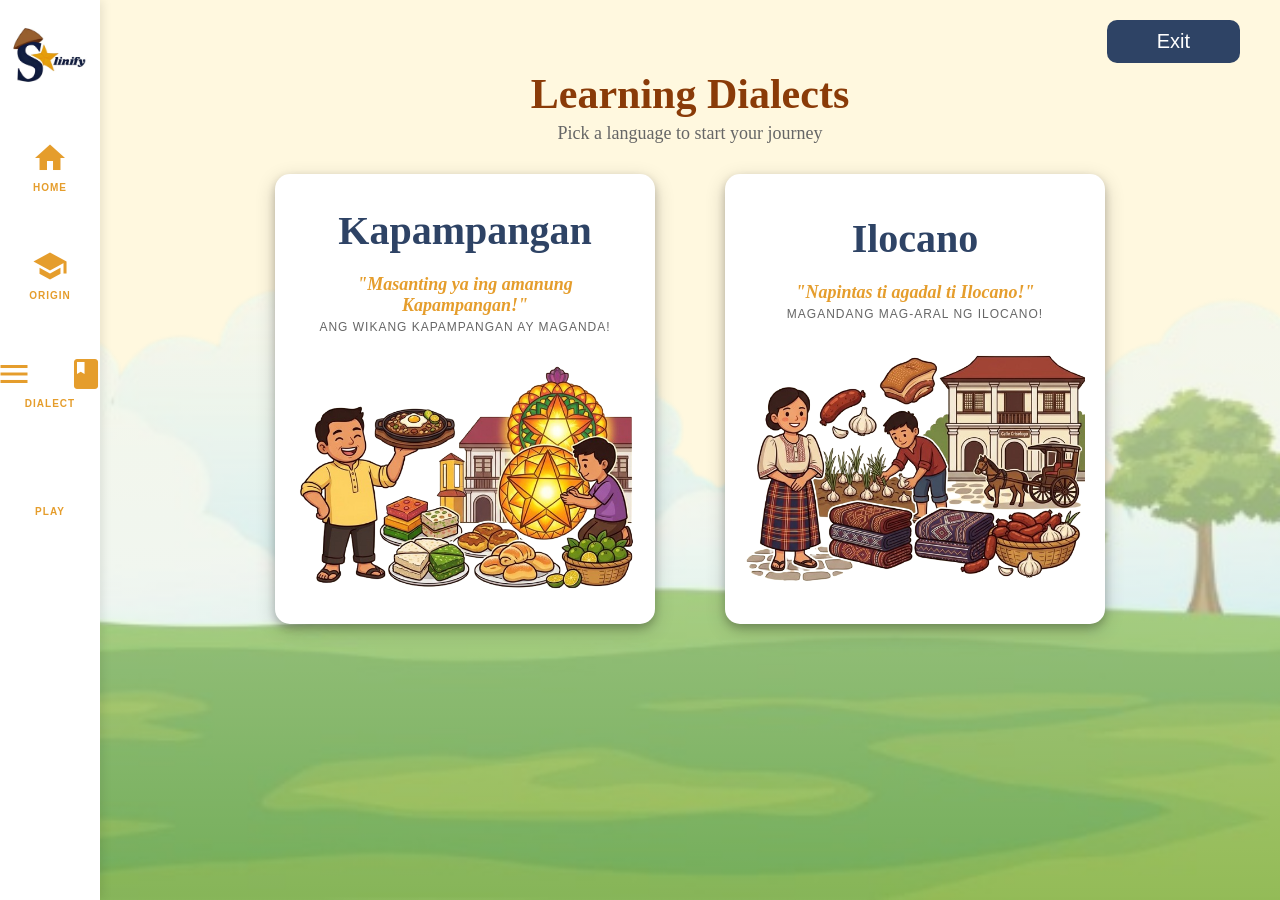
<file: pages/learn-ui.html>
<!DOCTYPE html>
<html>
<title> Salinify </title>

<head>
    <link href="https://fonts.googleapis.com/icon?family=Material+Icons" rel="stylesheet">
    <meta name="viewport" content="width=device-width, initial-scale=1.0">
    <style>
        html,
        body {
            margin: 0;
            padding: 0;
            width: 100%;
            height: 100%;
            overflow: hidden;
            background: #fff8df;
        }

        * {
            box-sizing: border-box;
            margin: 0;
            padding: 0;
        }

        .background {
            width: 100vw;
            height: 100vh;
            background-color: #fff8df;
            background-image: linear-gradient(rgba(255, 248, 223, 0.8),
                    rgba(255, 248, 223, 0.3)), url('../assets/images/green1.png');
            background-size: cover;
            background-position: center;
            background-attachment: fixed;
            background-repeat: no-repeat;
            position: relative;
            top: 0;
            left: 0;
            transform: translateY(100%);
            transition: transform 0.6s ease;
            z-index: 5;
        }

        .background.show {
            transform: translateY(0);
        }

        .learn-ui {
            width: calc(100% - 100px);
            min-height: 100vh;
            box-sizing: border-box;
            position: relative;
            align-items: center;
            display: flex;
            flex-direction: column;
            justify-content: flex-start;
            margin-left: 100px;
            padding-top: 70px;
            padding-left: 0;
            gap: 20px;
        }

        /* ================= SIDEBAR (INTEGRATED) ================= */
        .sidebar {
            width: 100px;
            height: 100vh;
            background: #ffffff;
            box-shadow: 2px 0 10px rgba(0, 0, 0, 0.1);
            display: flex;
            flex-direction: column;
            align-items: center;
            padding: 20px 15px;
            gap: 20px;
            position: fixed; /* Changed to fixed to stay during background transitions */
            left: 0;
            top: 0;
            z-index: 100;
        }

        .sidebar ul {
            list-style: none;
            padding: 0;
            margin-top: 20px;
            width: 100%;
        }

        .sidebar ul li {
            width: 100%;
            margin-bottom: 35px;
            text-align: center;
        }

        .sidebar ul li a {
            color: #e59d2c;
            text-decoration: none;
            display: flex;
            flex-direction: column;
            align-items: center;
            gap: 6px;
            padding: 10px 0;
            border-radius: 12px;
            transition: all 0.3s cubic-bezier(0.4, 0, 0.2, 1);
        }

        .sidebar ul li a:hover {
            transform: scale(1.15);
            background-color: #fff8df;
            color: #8a3b08;
        }

        .sidebar ul li a .material-icons {
            font-size: 36px;
            transition: transform 0.3s ease;
        }

        .sidebar ul li a:hover .material-icons {
            transform: rotate(-5deg);
        }

        .icon {
            width: 80px;
            height: 70px;
            display: flex;
            align-items: center;
            justify-content: center;
            cursor: pointer;
        }

        .icon img {
            max-width: 100%;
            max-height: 100%;
            object-fit: contain;
        }

        .nav-label {
            font-size: 10px;
            font-weight: bold;
            text-transform: uppercase;
            font-family: "Georgia", sans-serif;
            letter-spacing: 1px;
        }

        /* ================= CONTENT STYLES ================= */
        .section-header {
            text-align: center;
            margin-bottom: 10px;
        }

        .section-header h2 {
            font-family: 'bright DEMO', serif;
            font-size: 42px;
            color: #8a3b08;
        }

        .section-header p {
            font-size: 18px;
            color: #666;
            margin-top: 5px;
        }

        .card-container {
            display: flex;
            gap: 70px;
            flex-wrap: wrap;
            justify-content: center;
        }

        .header {
            display: flex;
            justify-content: flex-end;
            width: 100%;
            padding-right: 40px;
            position: absolute;
            top: 20px;
        }

        .exit-btn {
            background: #2e4365;
            color: #fff;
            border: none;
            padding: 10px 50px;
            border-radius: 10px;
            cursor: pointer;
            transition: 0.3s;
            font-size: 20px;
            font-family: "Georgia", sans-serif;
        }

        .exit-btn:hover {
            background: #ff4d4d;
        }

        @keyframes fadeInUp {
            0% { opacity: 0; transform: translateY(40px); }
            100% { opacity: 1; transform: translateY(0); }
        }

        .card {
            width: 380px;
            height: 450px;
            box-sizing: border-box;
            background-color: #ffffff;
            box-shadow: 0 4px 8px 0 rgba(0, 0, 0, 0.2), 0 6px 20px 0 rgba(0, 0, 0, 0.19);
            border-radius: 15px;
            padding: 20px;
            display: flex;
            flex-direction: column;
            align-items: center;
            justify-content: center;
            text-align: center;
            gap: 20px;
            transition: all 0.3s ease;
            opacity: 0;
            animation: fadeInUp 0.8s ease forwards;
        }

        .card:hover { transform: scale(1.05); }

        .card img {
            max-width: 100%;
            height: auto;
            max-height: 250px;
            object-fit: contain;
            display: block;
        }

        .card h1 {
            font-family: 'bright DEMO';
            font-size: 40px;
            color: #2e4365;
            margin-bottom: 10px;
        }

        .card-info { margin-top: -10px; margin-bottom: 10px; padding: 0 10px; }

        .dialect-phrase {
            font-family: "Georgia", serif;
            font-style: italic;
            font-size: 18px;
            color: #e59d2c;
            font-weight: bold;
            margin-bottom: 4px;
        }

        .tagalog-sub {
            font-family: sans-serif;
            font-size: 12px;
            color: #666;
            text-transform: uppercase;
            letter-spacing: 1px;
        }

        .card-link {
            text-decoration: none;
            color: inherit;
            display: block;
            transition: transform 0.3s ease;
        }

        .card-link:hover { transform: scale(1.05); z-index: 10; }
    </style>
</head>

<body>
    <div class="sidebar">
        <div class="icon">
            <img src="../assets/images/salinify.png" alt="Salin Icon">
        </div>
        <ul>
            <li><a href="home.html"><span class="material-icons">home</span><span class="nav-label">Home</span></a></li>
            <li><a href="classes.html"><span class="material-icons">school</span><span class="nav-label">Origin</span></a></li>
            <li><a href="learn-ui.html"><span class="material-icons">menu_book</span><span class="nav-label">Dialect</span></a></li>
            <li><a href="play-ui.html"><span class="material-icons">sports_esports</span><span class="nav-label">Play</span></a></li>
        </ul>
    </div>

    <div class="background">
        <div class="learn-ui">
            <div class="header">
                <button class="exit-btn">Exit</button>
            </div>
            <div class="section-header">
                <h2>Learning Dialects</h2>
                <p>Pick a language to start your journey</p>
            </div>

            <div class="card-container">
                <a href="clickable+flashcard-pampanga.html" class="card-link">
                    <div class="card" style="animation-delay: 0.1s;">
                        <h1>Kapampangan</h1>
                        <div class="card-info">
                            <p class="dialect-phrase">"Masanting ya ing amanung Kapampangan!"</p>
                            <p class="tagalog-sub">Ang wikang Kapampangan ay maganda!</p>
                        </div>
                        <img src="../assets/images/kapampangan.png">
                    </div>
                </a>

                <a href="clickable+flashcard-ilocos.html" class="card-link">
                    <div class="card" style="animation-delay: 0.3s;">
                        <h1>Ilocano</h1>
                        <div class="card-info">
                            <p class="dialect-phrase">"Napintas ti agadal ti Ilocano!"</p>
                            <p class="tagalog-sub">Magandang mag-aral ng Ilocano!</p>
                        </div>
                        <img src="../assets/images/ilocano.png">
                    </div>
                </a>
            </div>
        </div>
    </div>

    <script>
        document.addEventListener("DOMContentLoaded", function () {
            const bg = document.querySelector('.background');

            // 1. AUTO SLIDE UP
            setTimeout(() => {
                bg.classList.add('show');
            }, 100);

            function slideDownAndRedirect(url) {
                if (bg.classList.contains('show')) {
                    bg.classList.remove('show');
                    setTimeout(() => {
                        window.location.href = url;
                    }, 600);
                }
            }

            // 2. EXIT BUTTON LOGIC
            const exitBtn = document.querySelector(".exit-btn");
            if (exitBtn) {
                exitBtn.addEventListener("click", (e) => {
                    e.stopPropagation();
                    e.preventDefault();
                    const destination = document.referrer ? document.referrer : "home.html";
                    slideDownAndRedirect(destination);
                });
            }
        });
    </script>
</body>
</html>
</file>
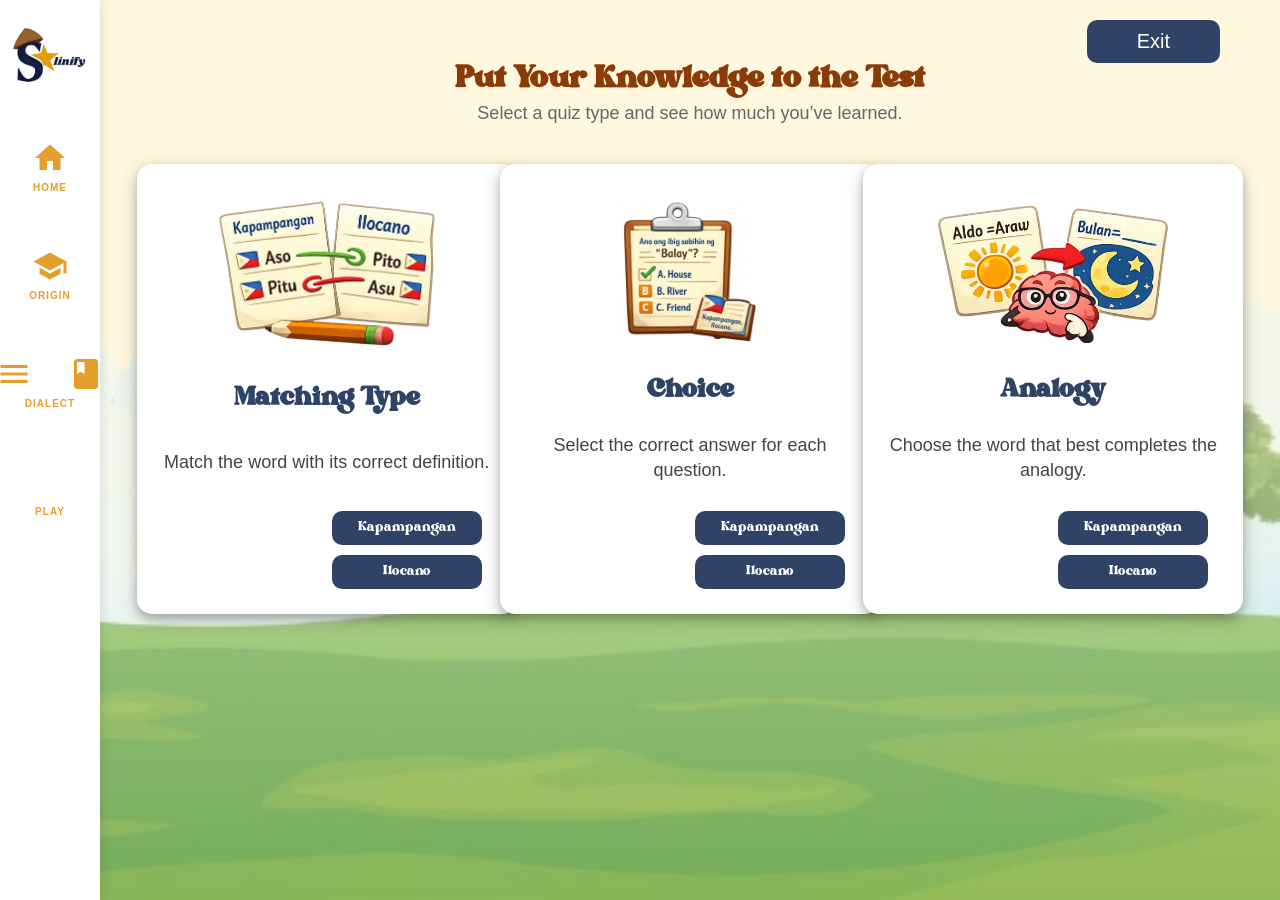
<file: pages/play-ui.html>
<!DOCTYPE html>
<html lang="en">

<head>
  <meta charset="UTF-8">
  <title>Salinify</title>

  <link href="https://fonts.googleapis.com/icon?family=Material+Icons" rel="stylesheet">

  <style>
    html,
    body {
      margin: 0;
      padding: 0;
      width: 100%;
      height: 100%;
      overflow: hidden;
      background: #fff8df;
    }

    * {
      margin: 0;
      padding: 0;
      box-sizing: border-box;
    }

    @font-face {
      font-family: 'Bright DEMO';
      src: url('../assets/fonts/BrightDemo.otf') format('opentype');
    }

    body {
      height: 100vh;
      font-family: 'Bright DEMO', Arial, sans-serif;
    }

    /* ================= SIDEBAR (PINNED) ================= */
    .sidebar {
      width: 100px;
      height: 100vh;
      background: #fff;
      box-shadow: 2px 0 10px rgba(0, 0, 0, 0.1);
      display: flex;
      flex-direction: column;
      align-items: center;
      padding: 20px 15px;
      gap: 20px;
      position: fixed;
      left: 0;
      top: 0;
      z-index: 100; /* Stays above the sliding background */
    }

    .sidebar ul {
      list-style: none;
      padding: 0;
      margin-top: 20px;
      width: 100%;
    }

    .sidebar ul li {
      width: 100%;
      margin-bottom: 35px;
      text-align: center;
    }

    .sidebar ul li a {
      color: #e59d2c;
      text-decoration: none;
      display: flex;
      flex-direction: column;
      align-items: center;
      gap: 6px;
      padding: 10px 0;
      border-radius: 12px;
      transition: all 0.3s cubic-bezier(0.4, 0, 0.2, 1);
    }

    .sidebar ul li a:hover {
      transform: scale(1.15);
      background-color: #fff8df;
      color: #8a3b08;
    }

    .sidebar ul li a .material-icons {
      font-size: 36px;
      transition: transform 0.3s ease;
    }

    .sidebar ul li a:hover .material-icons {
      transform: rotate(-5deg);
    }

    .icon {
      width: 80px;
      height: 70px;
      display: flex;
      align-items: center;
      justify-content: center;
      cursor: pointer;
    }

    .icon img {
      max-width: 100%;
      max-height: 100%;
      object-fit: contain;
    }

    .nav-label {
      font-size: 10px;
      font-weight: bold;
      text-transform: uppercase;
      font-family: "Georgia", sans-serif;
      letter-spacing: 1px;
    }

    /* ================= MAIN CONTENT & BACKGROUND ================= */
    .background {
      width: 100vw;
      height: 100vh;
      background-color: #fff8df;
      background-image: linear-gradient(rgba(255, 248, 223, 0.8),
          rgba(255, 248, 223, 0.3)), url('../assets/images/green1.png');
      background-size: cover;
      background-position: center;
      background-attachment: fixed;
      background-repeat: no-repeat;
      position: fixed;
      top: 0;
      left: 0;
      z-index: 5;
      transform: translateY(100%);
      transition: transform 0.6s cubic-bezier(0.2, 1, 0.3, 1);
    }

    .background.show {
      transform: translateY(0);
    }

    .main {
      margin-left: 100px; /* Space for sidebar */
      padding: 20px 60px;
      position: relative;
      height: 100vh;
      overflow-y: auto;
    }

    .header {
      display: flex;
      justify-content: flex-end;
    }

    .exit-btn {
      background: #2e4365;
      color: #fff;
      border: none;
      padding: 10px 50px;
      border-radius: 10px;
      cursor: pointer;
      transition: 0.3s;
      font-size: 20px;
      font-family: "Georgia", sans-serif;
    }

    .exit-btn:hover {
      background: #ff4d4d;
    }

    .section-header {
      text-align: center;
      margin-bottom: 10px;
    }

    .section-header h2 {
      font-family: 'Bright DEMO', serif;
      font-size: 42px;
      color: #8a3b08;
    }

    .section-header p {
      font-size: 18px;
      color: #666;
      margin-top: 5px;
      font-family: "Georgia", sans-serif;
    }

    .activities {
      display: grid;
      grid-template-columns: repeat(auto-fit, minmax(300px, 1fr));
      gap: 30px;
      justify-items: center;
      margin-top: 40px;
      padding-bottom: 40px;
    }

    @keyframes fadeInUp {
      0% { opacity: 0; transform: translateY(40px); }
      100% { opacity: 1; transform: translateY(0); }
    }

    .card {
      width: 380px;
      height: 450px;
      box-sizing: border-box;
      background-color: #ffffff;
      box-shadow: 0 4px 8px 0 rgba(0, 0, 0, 0.2), 0 6px 20px 0 rgba(0, 0, 0, 0.19);
      border-radius: 15px;
      padding: 25px;
      display: flex;
      flex-direction: column;
      align-items: center;
      justify-content: space-between;
      text-align: center;
      gap: 10px;
      transition: all 0.3s ease;
      overflow: hidden;
      opacity: 0;
      animation: fadeInUp 0.8s ease forwards;
    }

    .activities .card:nth-child(1) { animation-delay: 0.1s; }
    .activities .card:nth-child(2) { animation-delay: 0.3s; }
    .activities .card:nth-child(3) { animation-delay: 0.5s; }

    .card:hover { transform: scale(1.05); }

    .card img {
      width: auto;
      height: 150px;
      object-fit: contain;
      display: block;
      margin-top: 10px;
    }

    .p {
      font-family: "Georgia", sans-serif;
      font-size: 18px;
      color: #444;
      line-height: 1.4;
      margin: 0;
    }

    .card-buttons {
      display: flex;
      flex-direction: column;
      justify-content: center;
      gap: 10px;
      width: 150px;
      align-self: flex-end;
      margin-right: 10px;
    }

    .card button {
      flex: 1;
      padding: 10px 5px;
      border: none;
      border-radius: 10px;
      cursor: pointer;
      background: #2e4365;
      color: #ffffff;
      font-family: 'Bright DEMO', serif;
      transition: background 0.3s, transform 0.3s;
      font-size: 18px;
      white-space: nowrap;
    }

    .card h3 {
      font-size: 35px;
      color: #2e4365;
      margin: 0;
      font-family: 'Bright DEMO', serif;
    }

    .card button:hover {
      background: #e59d2c;
      transform: scale(1.05);
    }
  </style>
</head>

<body>

  <div class="sidebar">
    <div class="icon">
      <img src="../assets/images/salinify.png" alt="Salin Icon">
    </div>
    <ul>
      <li><a href="home.html"><span class="material-icons">home</span><span class="nav-label">Home</span></a></li>
      <li><a href="classes.html"><span class="material-icons">school</span><span class="nav-label">Origin</span></a></li>
      <li><a href="learn-ui.html"><span class="material-icons">menu_book</span><span class="nav-label">Dialect</span></a></li>
      <li><a href="play-ui.html"><span class="material-icons">sports_esports</span><span class="nav-label">Play</span></a></li>
    </ul>
  </div>

  <div class="background">
    <div class="main">
      <div class="header">
        <button class="exit-btn">Exit</button>
      </div>
      <div class="section-header">
        <h2>Put Your Knowledge to the Test</h2>
        <p>Select a quiz type and see how much you’ve learned.</p>
      </div>

      <div class="activities">
        <div class="card">
          <img src="../assets/images/matching.png">
          <h3>Matching Type</h3>
          <div class="p">Match the word with its correct definition.</div>
          <div class="card-buttons">
            <button data-url="Game_Matchingtype_Kapampangan.html">Kapampangan</button>
            <button data-url="Game_Matchingtype.html">Ilocano</button>
          </div>
        </div>

        <div class="card">
          <img src="../assets/images/choice.png">
          <h3>Choice</h3>
          <div class="p">Select the correct answer for each question.</div>
          <div class="card-buttons">
            <button data-url="Game_Choice_Kapampangan.html">Kapampangan</button>
            <button data-url="Game_Choice.html">Ilocano</button>
          </div>
        </div>

        <div class="card">
          <img src="../assets/images/analogy.png">
          <h3>Analogy</h3>
          <div class="p">Choose the word that best completes the analogy.</div>
          <div class="card-buttons">
            <button data-url="Game_Analogy_Kapampangan.html">Kapampangan</button>
            <button data-url="Game_Analogy.html">Ilocano</button>
          </div>
        </div>
      </div>
    </div>
  </div>

  <script>
    document.addEventListener("DOMContentLoaded", function () {
      const bg = document.querySelector('.background');

      // 1. AUTO SLIDE UP ON LOAD
      setTimeout(() => {
        bg.classList.add('show');
      }, 100);

      // 2. SLIDE DOWN ON EXIT
      function slideDownAndExit(targetUrl) {
        bg.classList.remove('show');
        setTimeout(() => {
          window.location.href = targetUrl;
        }, 650);
      }

      // Exit Button logic
      document.querySelector(".exit-btn").addEventListener("click", (e) => {
        e.stopPropagation();
        const destination = document.referrer ? document.referrer : "home.html";
        slideDownAndExit(destination);
      });

      // Game Button logic
      document.querySelectorAll('.card button').forEach(btn => {
        btn.addEventListener('click', (e) => {
          e.stopPropagation();
          const url = btn.getAttribute('data-url');
          if (url) {
            slideDownAndExit(url);
          }
        });
      });
    });
  </script>

</body>
</html>
</file>
<file: css/style.css>
* {
    box-sizing: border-box;
    margin: 0;
    padding: 0;
    font-family: "Gergia", serif;
}

/* ================= WELCOME PAGE ================= */
.welcome-page {
    width: 100%;
    height: 100vh;
    margin: 0;
    padding: 0;
    display: flex;
    justify-content: center;
    align-items: center;
    background-color: #ffffff;

    top: 0;
    left: 0;
    z-index: 5;
    position: fixed;
}

.container {
    display: flex;
    flex-direction: column;
    align-items: center;
}


.logo {
    height: 220px;
    width: 220px;
    margin: 10px;
}


.welcome-text {
    font-size: 18px;
    color: #555;
    margin: 5px 0;
}


.site-name {
    font-size: 6rem;
    font-family: bright DEMO;
    color: #2e4365;
    margin: 5px 0;
}


.cta-start {
    background-color: #8a3b08;
    border: none;
    border-radius: 20px;
    text-align: center;
    font-size: 2rem;
    font-family: bright DEMO;
    color: white;
    padding: 10px 30px;
    margin: 20px auto;
    cursor: pointer;
    transition: all 0.3s ease;
}


.cta-start:hover {
    transform: scale(1.05);
}

/* ================= HOMEPAGE PAGE ================= */
.homepage {
    width: 100%;
    min-height: 100vh;
    box-sizing: border-box;
    position: absolute;
    top: 0;
    left: 0;
    background-color: #fff8df;
    position: fixed;
    display: flex;
    overflow: hidden;

    transform: translateY(100%);
    transition: transform 0.6s ease;
    overflow-y: auto;
    z-index: 10;
}

.homepage.show {
    display: flex;
    transform: translateY(0);
}

.nav {
    height: 100vh;
    width: 170px;
    box-sizing: border-box;
    padding: 10px;
    position: fixed;
    background-color: #ffffff;
    top: 0;
    left: 0;
    overflow-x: hidden;
    z-index: 10;
    flex-shrink: 0;
}


.nav-container {
    width: 100%;
    height: auto;
    display: flex;
    flex-direction: column;
    gap: 10px;
}

.nav ul {
    display: flex;
    flex-direction: column;
    list-style: none;
    padding: 0;
    margin: 0;
}


.nav ul li a {
    display: flex;
    margin-bottom: 15px;
    padding: 10px 15px;
    align-items: center;
    font-family: bright DEMO;
    color: #e59d2c;
    font-size: 25px;
    text-decoration: none;
    box-sizing: border-box;
    width: 100%;
}


.nav ul li a .material-icons {
    font-size: 28px;
    margin-right: 10px;
    vertical-align: middle;
}


.nav ul li a.active,
.nav ul li a:hover {
    color: #ffffff;
    background-color: #2e4365;
    border-radius: 15px;
    padding: 10px 15px;
}

.subnav {
    display: none !important;
    list-style: none;
    padding: 0;
    margin: 0;
    width: 100%;
    overflow: hidden;
    transition: all 0.3s ease;
}

.subnav.show-menu {
    display: block !important;
}

.subnav li a {
    display: block;
    width: calc(100% - 25px) !important;
    padding: 10px 30px 10px 10px !important;
    font-family: bright DEMO;
    text-decoration: none;
    font-size: 18px !important;
    margin-bottom: 5px !important;
    margin-left: 15px !important;
    color: #8a3b08 !important;
    border-radius: 10px;
    box-sizing: border-box;
    text-align: left;
}

.subnav li a.active,
.subnav li a:hover {
    color: #ffffff !important;
    background-color: #2e4365;
    border-radius: 10px;
    display: block;
}

.nav img {
    width: 130px;
    height: 70px;
    margin: 20px 0px;
    padding: 0;
}

.content {
    flex-grow: 1;
    margin-left: 160px;
    height: 100vh;
    overflow-y: auto;
    padding: 20px;
    width: calc(100% - 160px);

}

.h1 {
    color: #2e4365;
    font-size: 40px;
    font-family: bright DEMO;
    margin-left: 10px;
}

.dashboard {
    width: 100%;
    margin: 10px;
    background-color: #8a3b08;
    border-radius: 20px;
    display: flex;
    flex-direction: column;
    position: relative;
    overflow: hidden;
    cursor: pointer;
    transition: filter 0.3s ease, transform 0.3s ease;
}

.dashboard:hover {
    filter: brightness(1.3);
}

.dashboard img {
    height: 300px;
    width: 100%;
    object-fit: cover-fill;
    display: block;
    opacity: 0.7;
}

.dashboard-text {
    position: relative;
    color: #ffffff;
    text-align: left;
    display: flex;
    align-items: baseline;
    gap: 13px;
    z-index: 1;
    margin: 15px 50px 5px;
}

.hi {
    font-size: 50px;
    font-family: bright DEMO;
    white-space: nowrap;
    margin-bottom: 0;
}

.dashboard-text p {
    font-size: 20px;
    opacity: 0.9;
    margin-bottom: 0;
    transform: translateY(-7px);
}

.cl-gs-container {
    width: 100%;
    display: flex;
    flex-wrap: wrap;
    gap: 40px;
    margin: 0px 10px;
}

@media (max-width: 1100px) {
    .cl-gs-container {
        grid-template-columns: 1fr;
    }

    .content {
        margin-left: 0;
        width: 100%;
        padding-top: 80px;
    }

    .nav {
        width: 100%;
        height: auto;
        position: relative;
        flex-direction: row;
    }
}

.container-1 {
    display: flex;
    flex-direction: column;
    flex: 1;
    min-width: 250px;
}


.class-container {
    display: flex;
    flex-wrap: wrap;
    gap: 20px;
}


.class-card {
    display: flex;
    flex: 1 1 200px;
    flex-direction: column;
    max-width: 320px;
    min-height: 240px;
    padding: 20px;
    margin: 10px 0px;
    background-color: #ffffff;
    border: solid 3px #8a3b08;
    border-radius: 20px;
}


.class-card img {
    max-width: 100%;
    max-height: 180px;
    height: auto;
    margin-bottom: 0;
    object-fit: contain;
    align-self: center;
}


.class-sub {
    text-align: center;
    margin-top: auto;
    transition: all 0.3s ease;
}


.class-sub a {
    background-color: #8a3b08;
    border-radius: 10px;
    font: 30px bright DEMO;
    color: #ffffff;
    text-decoration: none;
    display: inline-block;
    width: 160px;
    padding: 5px;
}


.class-sub:hover {
    transform: scale(1.05);
}


.gs-card {
    min-width: 200px;
    height: auto;
    padding: 10px 20px;
    margin: 10px;
    text-align: left;
    background-color: #ffffff;
    border-radius: 20px;
    display: flex;
    flex-direction: column;
    flex: 1;

    transition: all 0.3s ease;
}

.gs-card-row {
    display: flex;
    flex-wrap: wrap;
    gap: 15px;
    margin-bottom: 5px;
}


.gs-title a {
    font: 30px bright DEMO;
    color: #e59d2c;
    margin-bottom: 8px;
    text-decoration: none;
}


.gs-title a .material-icons {
    font-size: 30px;
    margin: 0px 10px 10px 0px;
    vertical-align: middle;
}


.gs-p {
    font-size: 15px;
    color: #555;
    text-align: justify;
}


.gs-card:hover {
    transform: scale(1.05);
}

.wotd-card {
    background-color: #ffffff;
    border: dashed 3px #e59d2c;
    border-radius: 20px;
    padding: 0 30px 0px 30px;
    margin: 10px;
    color: #2e4365;

    display: flex;
    align-items: center;
    justify-content: space-between;
}

.wotd-card img {
    height: 160px;
    width: auto;
    object-fit: contain;
}

.wotd-info {
    flex: 1;
    padding-right: 20px;
}

.wotd-header {
    font: 25px bright DEMO, Georgia;
    color: #8a3b08;
    margin-bottom: 10px;
    display: flex;
    align-items: center;
}


.wotd-header .material-icons {
    margin-right: 10px;
}


.wotd-word {
    font: 32px bright DEMO, Georgia;
    color: #e59d2c;
}


.wotd-def {
    font-size: 16px;
    line-height: 1.6;
    color: #555;
    margin-top: 5px;
    font-style: italic;
}


@font-face {
    font-family: "bright DEMO";
    src: url('../assets/fonts/BrightDemo.otf') format('opentype');
    font-weight: normal;
}

/*========== POP-UP ==========*/
.modal-overlay {
    display: none;
    position: fixed;
    z-index: 2000;
    left: 0;
    top: 0;
    width: 100%;
    height: 100%;
    background-color: rgba(0, 0, 0, 0.7);
    align-items: center;
    justify-content: center;
    backdrop-filter: blur(4px);
}


@keyframes popIn {
    0% {
        transform: scale(0.7);
        opacity: 0;
    }


    45% {
        transform: scale(1.05);
    }


    100% {
        transform: scale(1);
        opacity: 1;
    }
}


@keyframes slideDownOut {
    0% {
        transform: translateY(0);
    }


    100% {
        transform: translateY(800px);
    }
}


.modal-overlay.show-modal {
    display: flex;
}


.modal-overlay.show-modal .mac-window {
    animation: popIn 0.3s cubic-bezier(0.34, 1.56, 0.64, 1) forwards;
}


.modal-overlay.modal-closing .mac-window {
    animation: slideDownOut 0.3s ease-in forwards;
}


.modal-overlay.modal-closing {
    background-color: transparent !important;
    backdrop-filter: none !important;
}


.mac-window {
    width: 90%;
    max-width: 1000px;
    display: flex;
    flex-direction: column;
    height: 650px;
    background-color: #fff8df;
    border: 3px solid #333;
    border-radius: 15px;
    box-shadow: 15px 15px 0px rgba(255, 255, 255, 0.4);
    overflow: hidden;
}


.mac-header {
    background: #ffffff;
    border-bottom: 3px solid #333;
    padding: 20px 30px;
    display: flex;
    align-items: center;
}


.mac-buttons {
    display: flex;
    gap: 8px;
}


.dot {
    width: 23px;
    height: 23px;
    border-radius: 50%;
    border: 1.5px solid #333;
}


.red {
    background: #ff5f56;
}


.yellow {
    background: #ffbd2e;
}


.green {
    background: #27c93f;
}


.mac-title {
    flex-grow: 1;
    font-size: 40px;
    text-align: center;
    font-family: "bright DEMO", sans-serif;
    color: #2e4365;
}


.close-x {
    font-size: 25px;
    cursor: pointer;
    font-weight: bold;
    color: #8a3b08;
    padding: 0 5px;
    transition: transform 0.2s;
}


.close-x:hover {
    transform: scale(1.2);
}


.mac-content {
    flex-grow: 1;
    padding: 30px;
    overflow: hidden;
}


.dialect-tab {
    display: none;
    height: 100%;
    border: 3px solid #000000;
    border-radius: 18px;
    overflow: hidden;
}


.dialect-tab.active {
    display: block;
}


#tab-kap {
    background-color: #e69f2c;
}


#tab-ilo {
    background-color: #2e4365;
}


.tab-grid {
    display: grid;
    grid-template-columns: 40% 60%;
    height: 100%;
}


.tab-left {
    display: flex;
    align-items: center;
    justify-content: center;
    border-right: 3px solid #000000;
    overflow: hidden;
    padding: 0;
}


.tab-left img {
    width: 100%;
    height: 100%;
    object-fit: inherit;
    background: white;
}


.tab-right.scrollable-info {
    padding: 40px;
    overflow-y: auto;
}


.scrollable-info h3 {
    font-family: "bright DEMO", sans-serif;
    font-size: 50px;
    color: #ffffff;
    margin-bottom: 20px;
}


.scrollable-info ul {
    list-style: none;
    padding: 0;
}


.scrollable-info ul li {
    font-size: 20px;
    color: #ffffff;
    margin-bottom: 15px;
    line-height: 1.6;
    display: flex;
    align-items: flex-start;
}


.tab-right.scrollable-info::-webkit-scrollbar {
    width: 8px;
}


.tab-right.scrollable-info::-webkit-scrollbar-track {
    background: #f0e6c8;
}


.tab-right.scrollable-info::-webkit-scrollbar-thumb {
    background: #8a3b08;
    border-radius: 4px;
}


.mac-footer-nav {
    background: #ffffff;
    border-top: 3px solid #333;
    padding: 15px 25px;
    display: flex;
    gap: 15px;
    align-items: center;
}


.nav-dot-btn {
    border: 2px solid #333;
    padding: 8px 22px;
    border-radius: 8px;
    font-family: "bright DEMO", sans-serif;
    font-size: 25px;
    background: white;
    cursor: pointer;
    box-shadow: 4px 4px 0px #333;
    transition: 0.1s;
}


.nav-dot-btn:active {
    transform: translate(2px, 2px);
    box-shadow: 1px 1px 0px #333;
}


.kap-btn.active {
    background: #e69f2c;
    color: white;
}


.ilo-btn.active {
    background: #2e4365;
    color: white;
}


.nav-dot-btn:hover {
    transform: translateY(-2px);
    box-shadow: 0 4px 0px rgba(0, 0, 0, 0.1);
}


.kap-btn.active,
.ilo-btn.active {
    box-shadow: inset 0 0 10px rgba(0, 0, 0, 0.2);
}


.kap-btn.active {
    background: #e69f2c;
    color: white;
}


.kap-btn:hover {
    background-color: #e69f2c !important;
    color: white !important;
    border-color: #8a3b08;
}


.ilo-btn.active {
    background: #2e4365;
    color: white;
}


.ilo-btn:hover {
    background-color: #2e4365 !important;
    color: white !important;
    border-color: #1a2a44;
}


.learn-more-btn {
    margin-top: 10px;
    background: #ffffff;
    color: 2e4365;
    border: 2px solid #1a2a44;
    padding: 12px 30px;
    font-family: "bright DEMO", sans-serif;
    font-size: 18px;
    border-radius: 10px;
    cursor: pointer;
    transition: 0.2s;
}


.learn-more-btn:hover {
    transform: scale(1.05);
}


.footer-text {
    margin-left: auto;
    font-style: italic;
    color: #888;
    font-size: 13px;
}
</file>
